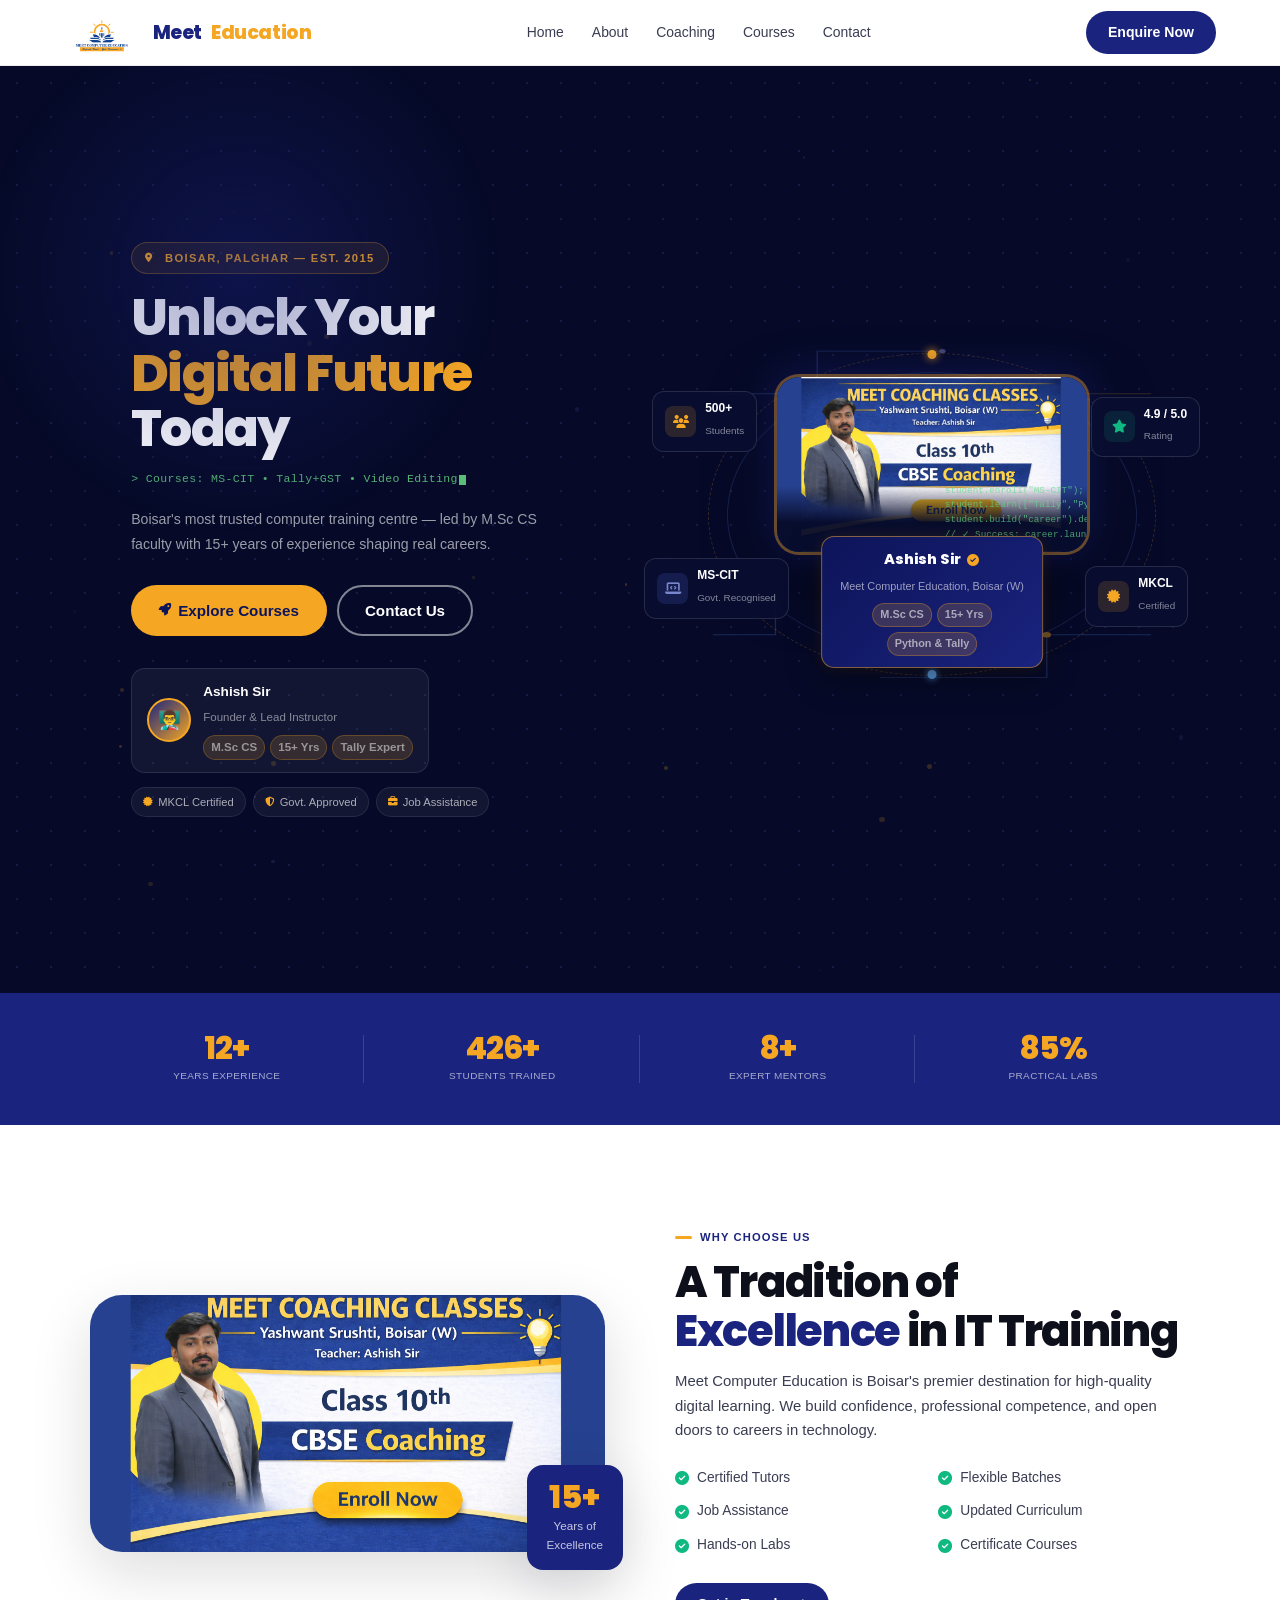
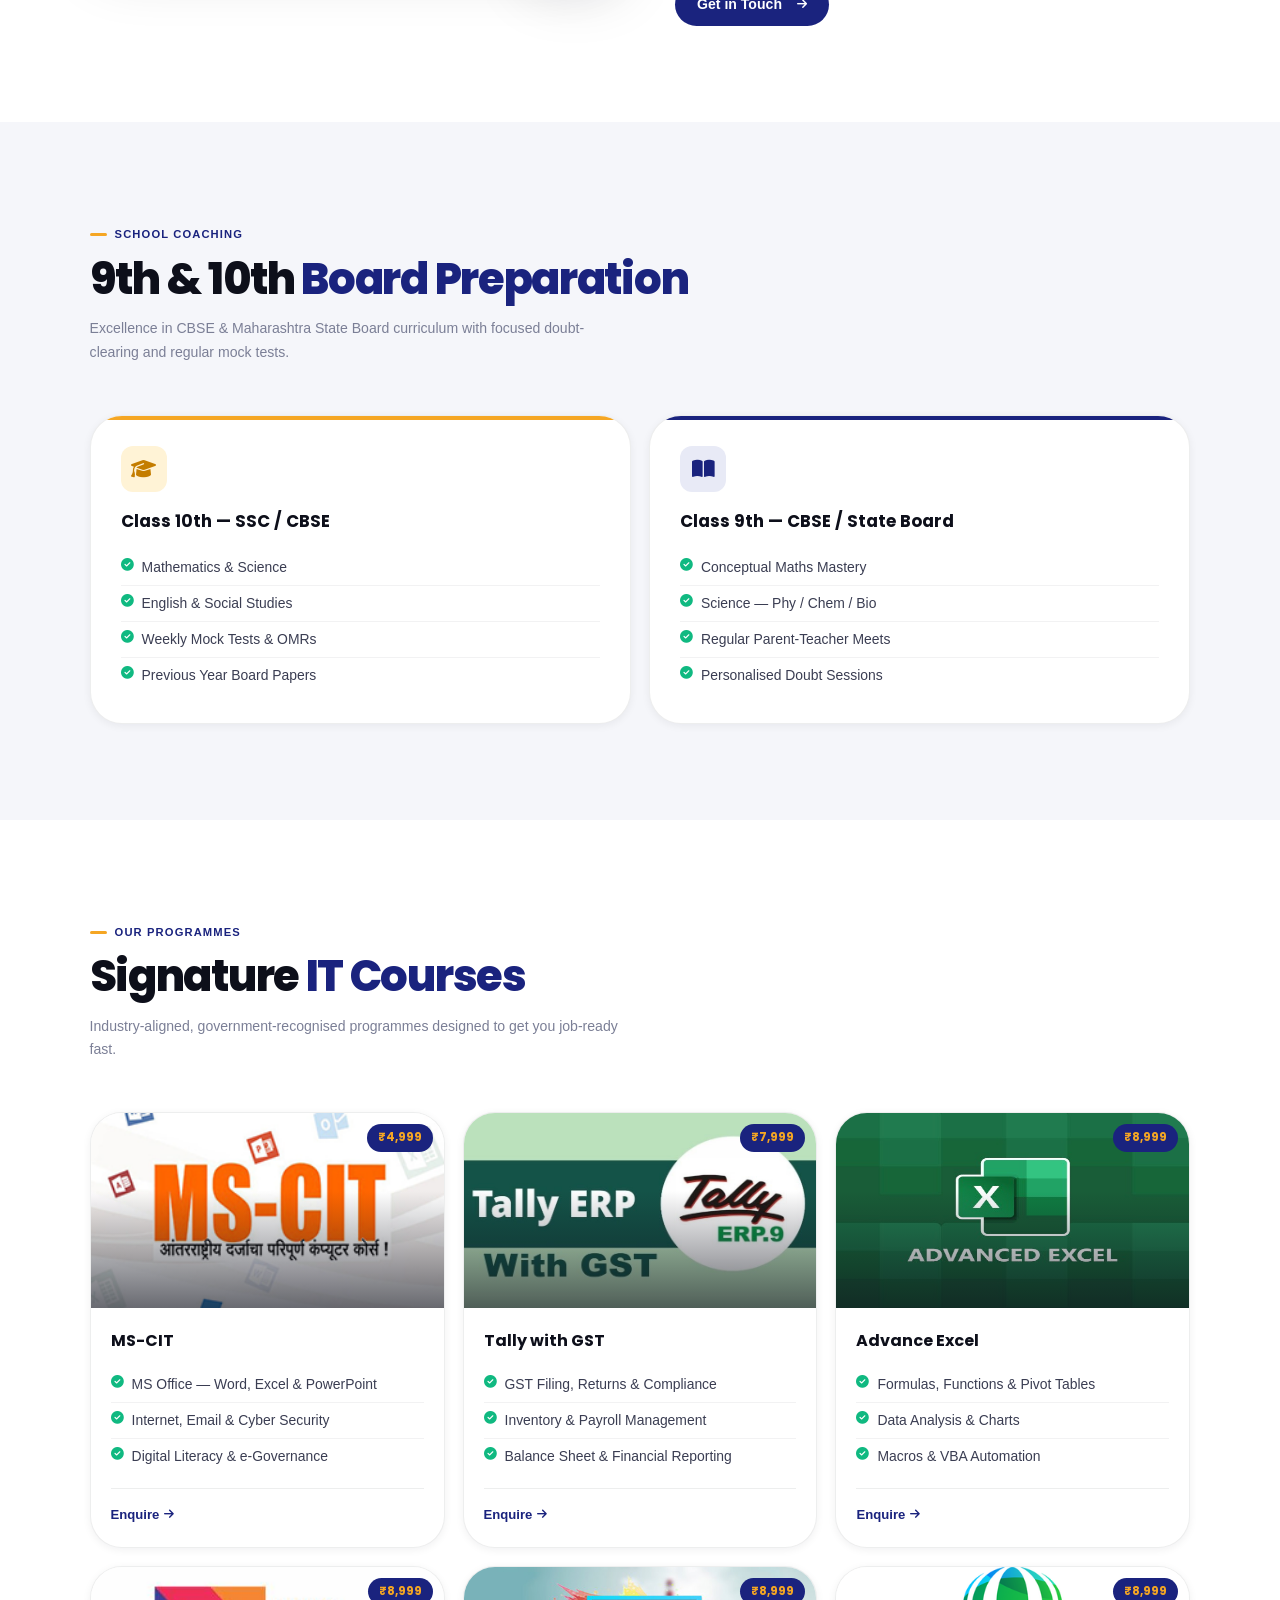
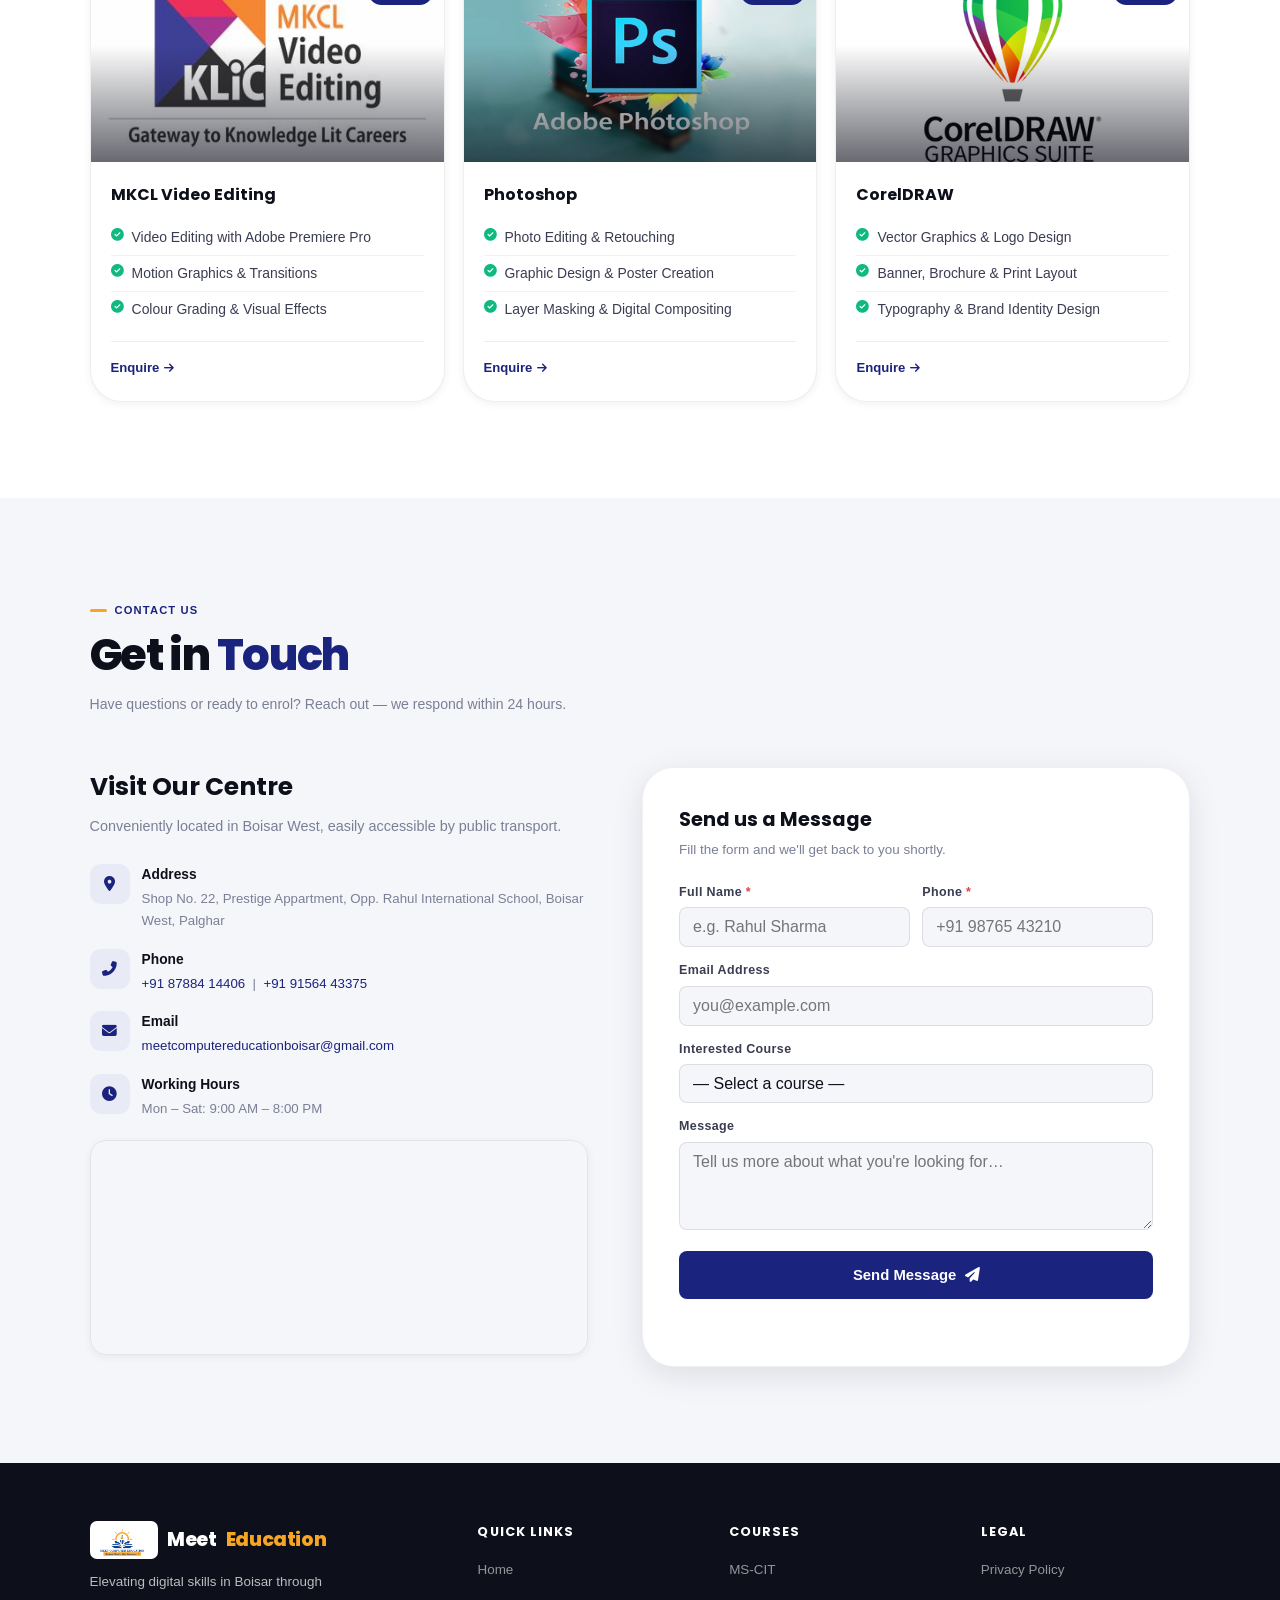
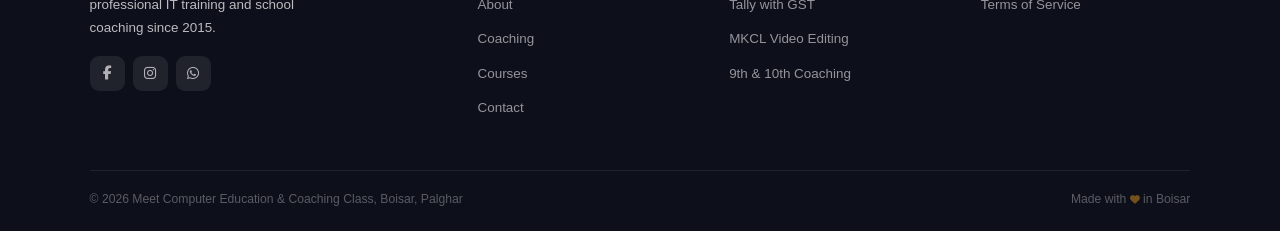
<file: index.html>
<!DOCTYPE html>
<html lang="en">
<head>
    <meta charset="UTF-8">
    <meta name="viewport" content="width=device-width, initial-scale=1.0, viewport-fit=cover">
    <title>Meet Computer Education | Premier IT Training in Boisar</title>
    <meta name="description" content="Boisar's premier computer education centre — MS-CIT, Tally with GST, Video Editing, and 9th/10th coaching. Enrol today!">
    <meta name="keywords" content="computer education Boisar, MS-CIT Boisar, Tally GST, coaching class, Meet Education">
    <meta property="og:title" content="Meet Computer Education | Boisar">
    <meta property="og:description" content="Premier IT training & school coaching in Boisar since 2015.">
    <meta property="og:type" content="website">
    <meta name="theme-color" content="#1a237e">
    <link rel="preconnect" href="https://fonts.googleapis.com">
    <link rel="preconnect" href="https://fonts.gstatic.com" crossorigin>
<link href="https://fonts.googleapis.com/css2?family=Poppins:ital,wght@0,100;0,200;0,300;0,400;0,500;0,600;0,700;0,800;0,900;1,100;1,200;1,300;1,400;1,500;1,600;1,700;1,800;1,900&display=swap" rel="stylesheet">    <link rel="stylesheet" href="https://cdnjs.cloudflare.com/ajax/libs/font-awesome/6.4.0/css/all.min.css">
    <link rel="stylesheet" href="css/style.css">
    </style>
</head>

<body>

    <!-- ================================================================
        HEADER
    ================================================================ -->
    <header class="header" id="header">
        <div class="logo">
            <img src="img/logo.png" alt="Meet Computer Education Logo">
            Meet <span class="acc">Education</span>
        </div>

        <nav class="nav-links" aria-label="Primary navigation">
            <a href="#">Home</a>
            <a href="#about">About</a>
            <a href="#coaching">Coaching</a>
            <a href="#courses">Courses</a>
            <a href="#contact">Contact</a>
        </nav>

        <a href="#contact" class="btn btn-primary" style="flex-shrink:0;">Enquire Now</a>

        <button class="hamburger" id="hamburger" aria-label="Toggle navigation" aria-expanded="false"
            aria-controls="mobile-nav">
            <span></span><span></span><span></span>
        </button>
    </header>

    <!-- Mobile Nav -->
    <nav class="mobile-nav" id="mobile-nav" aria-label="Mobile navigation">
        <a href="#" onclick="closeMobileNav()"><i class="fas fa-home"></i> Home</a>
        <a href="#about" onclick="closeMobileNav()"><i class="fas fa-info-circle"></i> About</a>
        <a href="#coaching" onclick="closeMobileNav()"><i class="fas fa-book-open"></i> Coaching</a>
        <a href="#courses" onclick="closeMobileNav()"><i class="fas fa-laptop"></i> Courses</a>
        <a href="#contact" onclick="closeMobileNav()"><i class="fas fa-envelope"></i> Contact</a>
        <a href="#contact" onclick="closeMobileNav()" class="mob-cta">
            <i class="fas fa-paper-plane"></i>&nbsp; Enquire Now — It's Free
        </a>
    </nav>

    <!-- ================================================================
        HERO
    ================================================================ -->
    <section class="hero" id="home" aria-label="Hero">

        <div class="hero-particles" aria-hidden="true" id="particles"></div>

        <!-- LEFT -->
        <div class="hero-left">
            <span class="hero-eyebrow">
                <i class="fas fa-map-marker-alt"></i>&nbsp;Boisar, Palghar &mdash; Est. 2015
            </span>

            <h1 class="hero-h1">
                Unlock Your<br>
                <em>Digital Future</em><br>
                Today
            </h1>

            <div class="hero-typing">
                &gt;&nbsp;Courses:&nbsp;MS-CIT &bull; Tally+GST &bull; Video&nbsp;Editing<span class="cursor"></span>
            </div>

            <p class="hero-sub">
                Boisar's most trusted computer training centre — led by M.Sc CS faculty with 15+ years of experience
                shaping real careers.
            </p>

            <div class="hero-actions">
                <a href="#courses" class="btn btn-gold">
                    <i class="fas fa-rocket" style="font-size:.78rem;"></i> Explore Courses
                </a>
                <a href="#contact" class="btn btn-outline">Contact Us</a>
            </div>

            <div class="hero-instr">
                <div class="instr-avatar">👨‍🏫</div>
                <div class="instr-info">
                    <strong>Ashish Sir</strong>
                    <span>Founder &amp; Lead Instructor</span>
                    <div class="instr-creds">
                        <span class="instr-pill">M.Sc CS</span>
                        <span class="instr-pill">15+ Yrs</span>
                        <span class="instr-pill">Tally Expert</span>
                    </div>
                </div>
            </div>

            <div class="trust-row">
                <div class="trust-pill"><i class="fas fa-certificate"></i> MKCL Certified</div>
                <div class="trust-pill"><i class="fas fa-shield-alt"></i> Govt. Approved</div>
                <div class="trust-pill"><i class="fas fa-briefcase"></i> Job Assistance</div>
            </div>
        </div>

        <!-- RIGHT -->
        <div class="hero-right">
            <div class="hero-canvas">
                <div class="ring-o" aria-hidden="true"></div>
                <div class="ring-i" aria-hidden="true"></div>

                <svg class="circuit-svg" viewBox="0 0 460 500" preserveAspectRatio="none" aria-hidden="true">
                    <path class="cp" d="M20,80 L120,80 L120,20 L240,20" />
                    <path class="cp" d="M440,420 L340,420 L340,480 L180,480" />
                    <path class="cp" d="M440,80 L360,80 L360,160 L440,160" />
                    <path class="cp" d="M20,420 L80,420 L80,360 L20,360" />
                    <circle class="cd" cx="120" cy="80" r="4" />
                    <circle class="cd" cx="240" cy="20" r="3" />
                    <circle class="cd" cx="340" cy="420" r="4" />
                    <circle class="cd" cx="360" cy="160" r="3" />
                </svg>

                <div class="photo-frame">
                    <img src="img/banner_main.jpg" alt="Ashish Sir — Founder, Meet Computer Education, Boisar"
                        loading="eager" fetchpriority="high">
                    <div class="code-strip" aria-hidden="true">
                        <div class="code-ticker">const student = new Future();
                            student.enroll("MS-CIT");
                            student.learn(["Tally","Python","WebDev"]);
                            student.build("career").deploy();
                            // ✓ Success: career.launched</div>
                    </div>
                </div>

                <div class="instr-badge">
                    <strong>Ashish Sir &nbsp;<i class="fas fa-check-circle"
                            style="color:var(--gold);font-size:.75rem;"></i></strong>
                    <span>Meet Computer Education, Boisar (W)</span>
                    <div class="ib-creds">
                        <span class="ib-cred">M.Sc CS</span>
                        <span class="ib-cred">15+ Yrs</span>
                        <span class="ib-cred">Python &amp; Tally</span>
                    </div>
                </div>

                <div class="sbadge sb-tl">
                    <div class="sbi" style="background:rgba(245,166,35,.15);color:var(--gold);"><i
                            class="fas fa-users"></i></div>
                    <div><strong>500+</strong><span>Students</span></div>
                </div>
                <div class="sbadge sb-tr">
                    <div class="sbi" style="background:rgba(16,185,129,.12);color:#10b981;"><i class="fas fa-star"></i>
                    </div>
                    <div><strong>4.9 / 5.0</strong><span>Rating</span></div>
                </div>
                <div class="sbadge sb-bl">
                    <div class="sbi" style="background:rgba(100,120,255,.15);color:#7986cb;"><i
                            class="fas fa-laptop-code"></i></div>
                    <div><strong>MS-CIT</strong><span>Govt. Recognised</span></div>
                </div>
                <div class="sbadge sb-br">
                    <div class="sbi" style="background:rgba(245,166,35,.15);color:var(--gold);"><i
                            class="fas fa-certificate"></i></div>
                    <div><strong>MKCL</strong><span>Certified</span></div>
                </div>
            </div>
        </div>

    </section>

    <!-- ================================================================
        STATS STRIP
    ================================================================ -->
    <div class="stats-strip" role="region" aria-label="Key statistics">
        <div class="stat-item">
            <div class="stat-number">15+</div>
            <div class="stat-label">Years Experience</div>
        </div>
        <div class="stat-item">
            <div class="stat-number">500+</div>
            <div class="stat-label">Students Trained</div>
        </div>
        <div class="stat-item">
            <div class="stat-number">10+</div>
            <div class="stat-label">Expert Mentors</div>
        </div>
        <div class="stat-item">
            <div class="stat-number">100%</div>
            <div class="stat-label">Practical Labs</div>
        </div>
    </div>

    <!-- ================================================================
        ABOUT
    ================================================================ -->
    <section id="about" class="bg-white" aria-labelledby="about-h">
        <div class="about-grid">
            <div class="about-img-wrap">
                <img src="img/banner_main.jpg" alt="Students at Meet Computer Education, Boisar">
                <div class="about-badge">
                    <strong>15+</strong>
                    <span>Years of<br>Excellence</span>
                </div>
            </div>
            <div class="about-body">
                <span class="sec-lbl">Why Choose Us</span>
                <h2 class="sec-title" id="about-h">A Tradition of<br><em>Excellence</em> in IT Training</h2>
                <p>Meet Computer Education is Boisar's premier destination for high-quality digital learning. We build
                    confidence, professional competence, and open doors to careers in technology.</p>
                <div class="feat-grid">
                    <div class="feat-item"><i class="fas fa-check-circle"></i> Certified Tutors</div>
                    <div class="feat-item"><i class="fas fa-check-circle"></i> Flexible Batches</div>
                    <div class="feat-item"><i class="fas fa-check-circle"></i> Job Assistance</div>
                    <div class="feat-item"><i class="fas fa-check-circle"></i> Updated Curriculum</div>
                    <div class="feat-item"><i class="fas fa-check-circle"></i> Hands-on Labs</div>
                    <div class="feat-item"><i class="fas fa-check-circle"></i> Certificate Courses</div>
                </div>
                <a href="#contact" class="btn btn-primary">
                    Get in Touch &nbsp;<i class="fas fa-arrow-right" style="font-size:.72rem;"></i>
                </a>
            </div>
        </div>
    </section>

    <!-- ================================================================
        COACHING
    ================================================================ -->
    <section id="coaching" class="bg-surface" aria-labelledby="coaching-h">
        <span class="sec-lbl">School Coaching</span>
        <h2 class="sec-title" id="coaching-h">9th &amp; 10th <em>Board Preparation</em></h2>
        <p class="sec-sub">Excellence in CBSE &amp; Maharashtra State Board curriculum with focused doubt-clearing and
            regular mock tests.</p>

        <div class="coaching-grid">
            <article class="coaching-card gold">
                <div class="coaching-icon gold"><i class="fas fa-graduation-cap"></i></div>
                <h3>Class 10th — SSC / CBSE</h3>
                <ul class="check-list">
                    <li><i class="fas fa-check-circle"></i> Mathematics &amp; Science</li>
                    <li><i class="fas fa-check-circle"></i> English &amp; Social Studies</li>
                    <li><i class="fas fa-check-circle"></i> Weekly Mock Tests &amp; OMRs</li>
                    <li><i class="fas fa-check-circle"></i> Previous Year Board Papers</li>
                </ul>
            </article>
            <article class="coaching-card navy">
                <div class="coaching-icon navy"><i class="fas fa-book-open"></i></div>
                <h3>Class 9th — CBSE / State Board</h3>
                <ul class="check-list">
                    <li><i class="fas fa-check-circle"></i> Conceptual Maths Mastery</li>
                    <li><i class="fas fa-check-circle"></i> Science — Phy / Chem / Bio</li>
                    <li><i class="fas fa-check-circle"></i> Regular Parent-Teacher Meets</li>
                    <li><i class="fas fa-check-circle"></i> Personalised Doubt Sessions</li>
                </ul>
            </article>
        </div>
    </section>

    <!-- ================================================================
    COURSES
================================================================ -->
    <section id="courses" class="bg-white" aria-labelledby="courses-h">
        <span class="sec-lbl">Our Programmes</span>
        <h2 class="sec-title" id="courses-h">Signature <em>IT Courses</em></h2>
        <p class="sec-sub">Industry-aligned, government-recognised programmes designed to get you job-ready fast.</p>

        <div class="courses-grid" id="courses-grid">

            <!-- 1. MS-CIT — govt flagship, highest enrolment -->
            <article class="course-card">
                <div class="course-thumb">
                    <span class="price-pill">₹4,999</span>
                    <img src="img/course/ms-cit.png" alt="MS-CIT course" loading="lazy">
                    <div class="course-thumb-overlay" aria-hidden="true"></div>
                </div>
                <div class="course-body">
                    <h3>MS-CIT</h3>
                    <ul class="check-list">
                        <li><i class="fas fa-check-circle"></i> MS Office — Word, Excel &amp; PowerPoint</li>
                        <li><i class="fas fa-check-circle"></i> Internet, Email &amp; Cyber Security</li>
                        <li><i class="fas fa-check-circle"></i> Digital Literacy &amp; e-Governance</li>
                    </ul>
                    <div class="course-cta"><a href="#contact">Enquire <i class="fas fa-arrow-right"></i></a></div>
                </div>
            </article>

            <!-- 2. Tally with GST — highest job demand -->
            <article class="course-card">
                <div class="course-thumb">
                    <span class="price-pill">₹7,999</span>
                    <img src="img/course/tally-with-gst.jpg" alt="Tally with GST course" loading="lazy">
                    <div class="course-thumb-overlay" aria-hidden="true"></div>
                </div>
                <div class="course-body">
                    <h3>Tally with GST</h3>
                    <ul class="check-list">
                        <li><i class="fas fa-check-circle"></i> GST Filing, Returns &amp; Compliance</li>
                        <li><i class="fas fa-check-circle"></i> Inventory &amp; Payroll Management</li>
                        <li><i class="fas fa-check-circle"></i> Balance Sheet &amp; Financial Reporting</li>
                    </ul>
                    <div class="course-cta"><a href="#contact">Enquire <i class="fas fa-arrow-right"></i></a></div>
                </div>
            </article>

            <!-- 3. Advance Excel — widely used in offices -->
            <article class="course-card">
                <div class="course-thumb">
                    <span class="price-pill">₹8,999</span>
                    <img src="img/course/adv-excel.jpg" alt="Advance Excel course" loading="lazy">
                    <div class="course-thumb-overlay" aria-hidden="true"></div>
                </div>
                <div class="course-body">
                    <h3>Advance Excel</h3>
                    <ul class="check-list">
                        <li><i class="fas fa-check-circle"></i> Formulas, Functions &amp; Pivot Tables</li>
                        <li><i class="fas fa-check-circle"></i> Data Analysis &amp; Charts</li>
                        <li><i class="fas fa-check-circle"></i> Macros &amp; VBA Automation</li>
                    </ul>
                    <div class="course-cta"><a href="#contact">Enquire <i class="fas fa-arrow-right"></i></a></div>
                </div>
            </article>

            <!-- 4. MKCL Video Editing — MKCL certified -->
            <article class="course-card">
                <div class="course-thumb">
                    <span class="price-pill">₹8,999</span>
                    <img src="img/course/mkcl-video-edit.jpg" alt="MKCL Video Editing course" loading="lazy">
                    <div class="course-thumb-overlay" aria-hidden="true"></div>
                </div>
                <div class="course-body">
                    <h3>MKCL Video Editing</h3>
                    <ul class="check-list">
                        <li><i class="fas fa-check-circle"></i> Video Editing with Adobe Premiere Pro</li>
                        <li><i class="fas fa-check-circle"></i> Motion Graphics &amp; Transitions</li>
                        <li><i class="fas fa-check-circle"></i> Colour Grading &amp; Visual Effects</li>
                    </ul>
                    <div class="course-cta"><a href="#contact">Enquire <i class="fas fa-arrow-right"></i></a></div>
                </div>
            </article>

            <!-- 5. Photoshop — creative/design -->
            <article class="course-card">
                <div class="course-thumb">
                    <span class="price-pill">₹8,999</span>
                    <img src="img/course/photoshop.jpg" alt="Photoshop course" loading="lazy">
                    <div class="course-thumb-overlay" aria-hidden="true"></div>
                </div>
                <div class="course-body">
                    <h3>Photoshop</h3>
                    <ul class="check-list">
                        <li><i class="fas fa-check-circle"></i> Photo Editing &amp; Retouching</li>
                        <li><i class="fas fa-check-circle"></i> Graphic Design &amp; Poster Creation</li>
                        <li><i class="fas fa-check-circle"></i> Layer Masking &amp; Digital Compositing</li>
                    </ul>
                    <div class="course-cta"><a href="#contact">Enquire <i class="fas fa-arrow-right"></i></a></div>
                </div>
            </article>

            <!-- 6. CorelDRAW — vector/print design -->
            <article class="course-card">
                <div class="course-thumb">
                    <span class="price-pill">₹8,999</span>
                    <img src="img/course/core-i-draw.webp" alt="CorelDRAW course" loading="lazy">
                    <div class="course-thumb-overlay" aria-hidden="true"></div>
                </div>
                <div class="course-body">
                    <h3>CorelDRAW</h3>
                    <ul class="check-list">
                        <li><i class="fas fa-check-circle"></i> Vector Graphics &amp; Logo Design</li>
                        <li><i class="fas fa-check-circle"></i> Banner, Brochure &amp; Print Layout</li>
                        <li><i class="fas fa-check-circle"></i> Typography &amp; Brand Identity Design</li>
                    </ul>
                    <div class="course-cta"><a href="#contact">Enquire <i class="fas fa-arrow-right"></i></a></div>
                </div>
            </article>

        </div>
    </section>

    <!-- ================================================================
        CONTACT
    ================================================================ -->
    <section id="contact" class="bg-surface" aria-labelledby="contact-h">
        <span class="sec-lbl">Contact Us</span>
        <h2 class="sec-title" id="contact-h">Get in <em>Touch</em></h2>
        <p class="sec-sub">Have questions or ready to enrol? Reach out — we respond within 24 hours.</p>

        <div class="contact-grid">
            <!-- info -->
            <div>
                <h3 class="ci-title">Visit Our Centre</h3>
                <p class="ci-sub">Conveniently located in Boisar West, easily accessible by public transport.</p>

                <div class="c-detail">
                    <div class="c-detail-icon"><i class="fas fa-map-marker-alt"></i></div>
                    <div class="c-detail-body">
                        <p>Address</p>
                        <p>Shop No. 22, Prestige Appartment, Opp. Rahul International School, Boisar West, Palghar</p>
                    </div>
                </div>
                <div class="c-detail">
                    <div class="c-detail-icon"><i class="fas fa-phone-alt"></i></div>
                    <div class="c-detail-body">
                        <p>Phone</p>
                        <p>
                            <a href="tel:+918788414406" style="color:var(--navy);font-weight:500;">+91 87884 14406</a>
                            &nbsp;|&nbsp;
                            <a href="tel:+919156443375" style="color:var(--navy);font-weight:500;">+91 91564 43375</a>
                        </p>
                    </div>
                </div>
                <div class="c-detail">
                    <div class="c-detail-icon"><i class="fas fa-envelope"></i></div>
                    <div class="c-detail-body">
                        <p>Email</p>
                        <p><a href="mailto:meetcomputereducationboisar@gmail.com"
                                style="color:var(--navy);font-weight:500;word-break:break-all;">meetcomputereducationboisar@gmail.com</a>
                        </p>
                    </div>
                </div>
                <div class="c-detail">
                    <div class="c-detail-icon"><i class="fas fa-clock"></i></div>
                    <div class="c-detail-body">
                        <p>Working Hours</p>
                        <p>Mon – Sat: 9:00 AM – 8:00 PM</p>
                    </div>
                </div>

                <div class="map-wrap">
                    <iframe
                        src="https://www.google.com/maps/embed?pb=!1m18!1m12!1m3!1d3754.112552447248!2d72.75567687400618!3d19.79282468156503!2m3!1f0!2f0!3f0!3m2!1i1024!2i768!4f13.1!3m3!1m2!1s0x3be71f3d8b840683%3A0xfa3f508e5ec12b51!2sMEET%20COMPUTER%20EDUCATION%20AND%20COACHING%20CLASS!5e0!3m2!1sen!2sin!4v1772893774596!5m2!1sen!2sin"
                        title="Meet Computer Education on Google Maps" allowfullscreen loading="lazy"
                        referrerpolicy="no-referrer-when-downgrade">
                    </iframe>
                </div>
            </div>

            <!-- form -->
            <div class="form-card">
                <h3 class="form-title">Send us a Message</h3>
                <p class="form-sub">Fill the form and we'll get back to you shortly.</p>

                <form id="contact-form" novalidate>
                    <input type="hidden" name="access_key" value="e6ff447a-503f-4a09-a11a-681c2340bb71">

                    <div class="form-row">
                        <div class="fg">
                            <label for="f-name">Full Name <span style="color:#e53e3e">*</span></label>
                            <input type="text" id="f-name" name="name" placeholder="e.g. Rahul Sharma" required
                                autocomplete="name">
                        </div>
                        <div class="fg">
                            <label for="f-phone">Phone <span style="color:#e53e3e">*</span></label>
                            <input type="tel" id="f-phone" name="phone" placeholder="+91 98765 43210" required
                                autocomplete="tel">
                        </div>
                    </div>

                    <div class="fg">
                        <label for="f-email">Email Address</label>
                        <input type="email" id="f-email" name="email" placeholder="you@example.com"
                            autocomplete="email">
                    </div>
                    <div class="fg">
                        <label for="f-course">Interested Course</label>
                        <select id="f-course" name="course">
                            <option value="">— Select a course —</option>
                            <option>MS-CIT</option>
                            <option>Tally with GST</option>
                            <option>Advance Excel</option>
                            <option>MKCL Video Editing</option>
                            <option>Photoshop</option>
                            <option>CorelDRAW</option>
                            <option>Class 9th Coaching</option>
                            <option>Class 10th Coaching</option>
                            <option>Other</option>
                        </select>
                    </div>
                    <div class="fg">
                        <label for="f-msg">Message</label>
                        <textarea id="f-msg" name="message"
                            placeholder="Tell us more about what you're looking for…"></textarea>
                    </div>

                    <button type="submit" class="btn-submit" id="submit-btn">
                        Send Message &nbsp;<i class="fas fa-paper-plane"></i>
                    </button>
                    <div id="form-result" role="alert" aria-live="polite"></div>
                </form>
            </div>
        </div>
    </section>

    <!-- ================================================================
        FOOTER
    ================================================================ -->
    <footer>
        <div class="footer-top">
            <div class="footer-brand">
                <div class="logo" style="margin-bottom:12px;">
                    <img src="img/logo.png" alt="Meet Education logo" style="height:38px;">
                    Meet <span class="acc">Education</span>
                </div>
                <p>Elevating digital skills in Boisar through professional IT training and school coaching since 2015.
                </p>
                <div class="social-links">
                    <a href="#" aria-label="Facebook"><i class="fab fa-facebook-f"></i></a>
                    <a href="#" aria-label="Instagram"><i class="fab fa-instagram"></i></a>
                    <a href="https://wa.me/918788414406" aria-label="WhatsApp" target="_blank"
                        rel="noopener noreferrer"><i class="fab fa-whatsapp"></i></a>
                </div>
            </div>
            <div class="footer-col">
                <h4>Quick Links</h4>
                <ul>
                    <li><a href="#">Home</a></li>
                    <li><a href="#about">About</a></li>
                    <li><a href="#coaching">Coaching</a></li>
                    <li><a href="#courses">Courses</a></li>
                    <li><a href="#contact">Contact</a></li>
                </ul>
            </div>
            <div class="footer-col">
                <h4>Courses</h4>
                <ul>
                    <li><a href="#courses">MS-CIT</a></li>
                    <li><a href="#courses">Tally with GST</a></li>
                    <li><a href="#courses">MKCL Video Editing</a></li>
                    <li><a href="#coaching">9th &amp; 10th Coaching</a></li>
                </ul>
            </div>
            <div class="footer-col">
                <h4>Legal</h4>
                <ul>
                    <li><a href="page/privacy-policy/">Privacy Policy</a></li>
                    <li><a href="page/terms-of-service/">Terms of Service</a></li>
                </ul>
            </div>
        </div>
        <hr class="foot-divider">
        <div class="footer-bottom">
            <span>© 2026 Meet Computer Education &amp; Coaching Class, Boisar, Palghar</span>
            <span>Made with <i class="fas fa-heart" style="color:var(--gold);font-size:.62rem;"></i> in Boisar</span>
        </div>
    </footer>

    <button class="scroll-top" id="scroll-top" aria-label="Scroll to top of page">
        <i class="fas fa-arrow-up"></i>
    </button>
    <script src="js/main.js"></script>
</body>


</html>
</file>
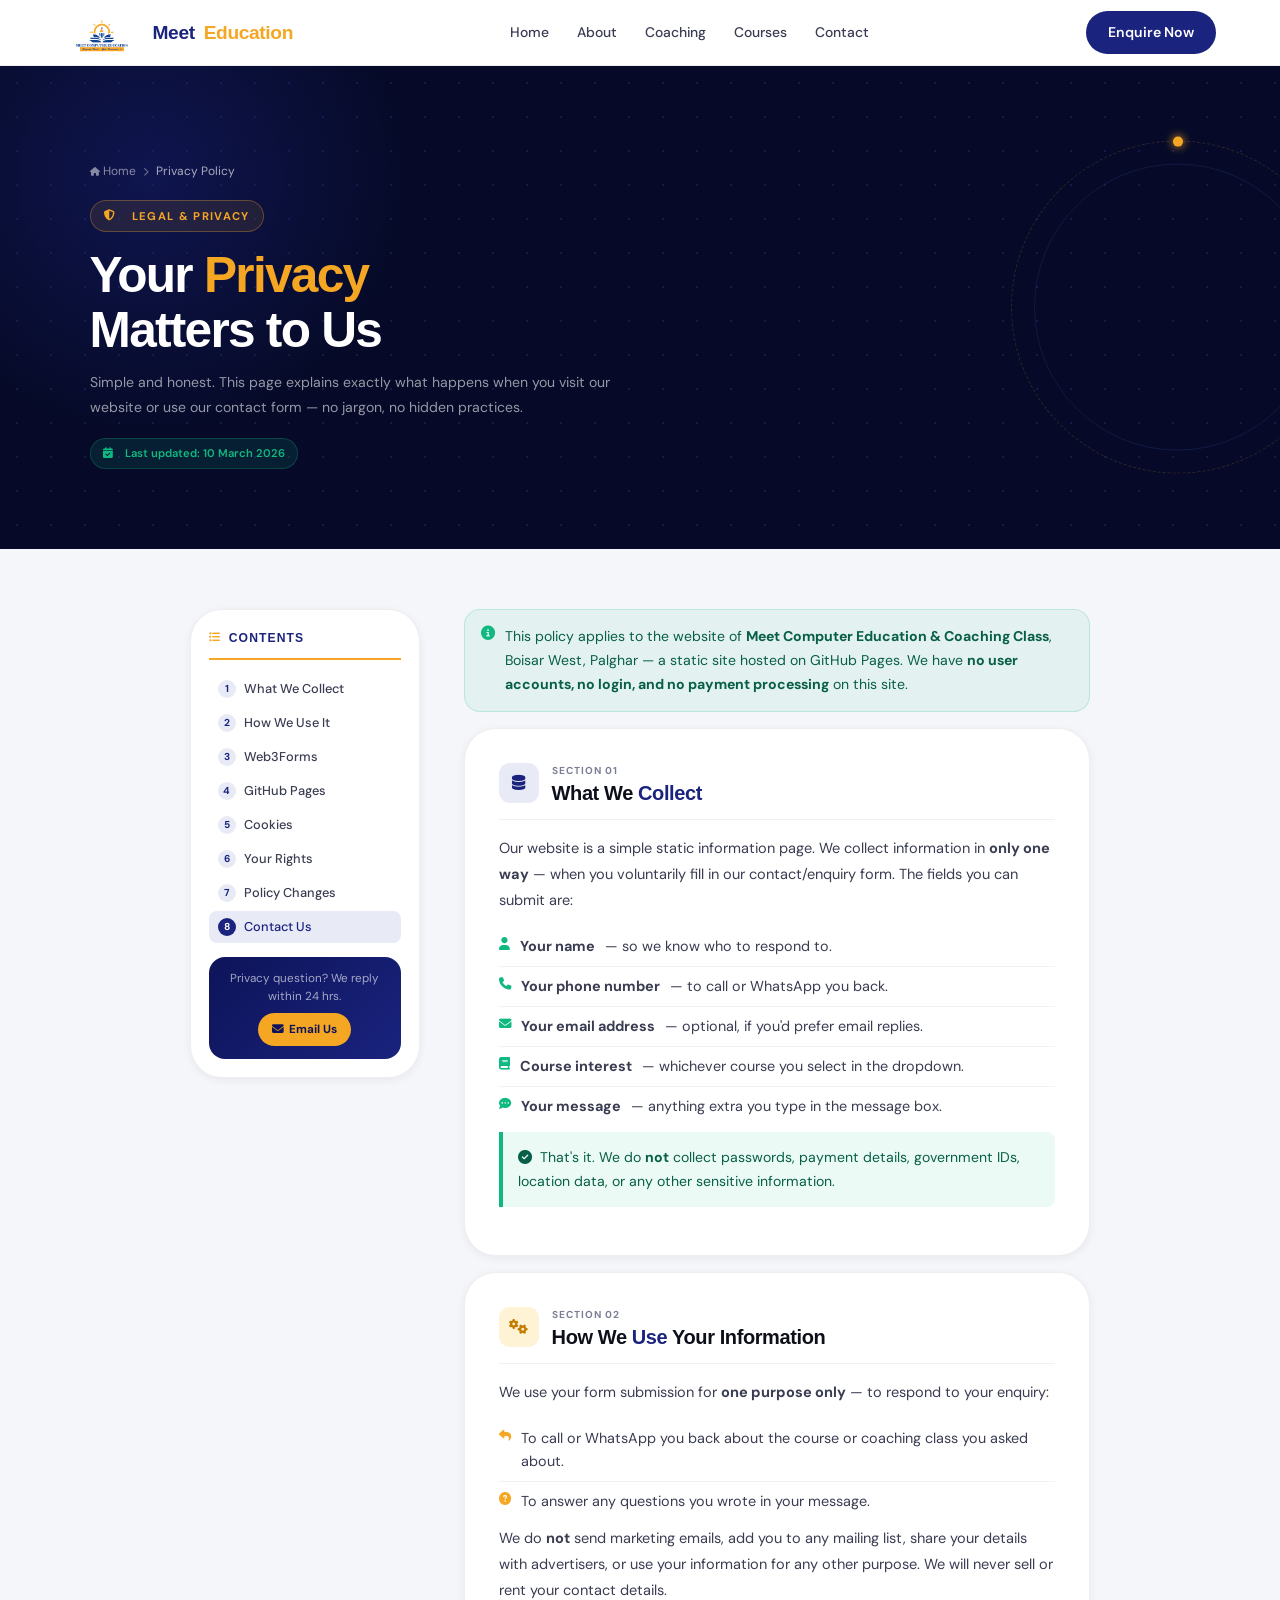
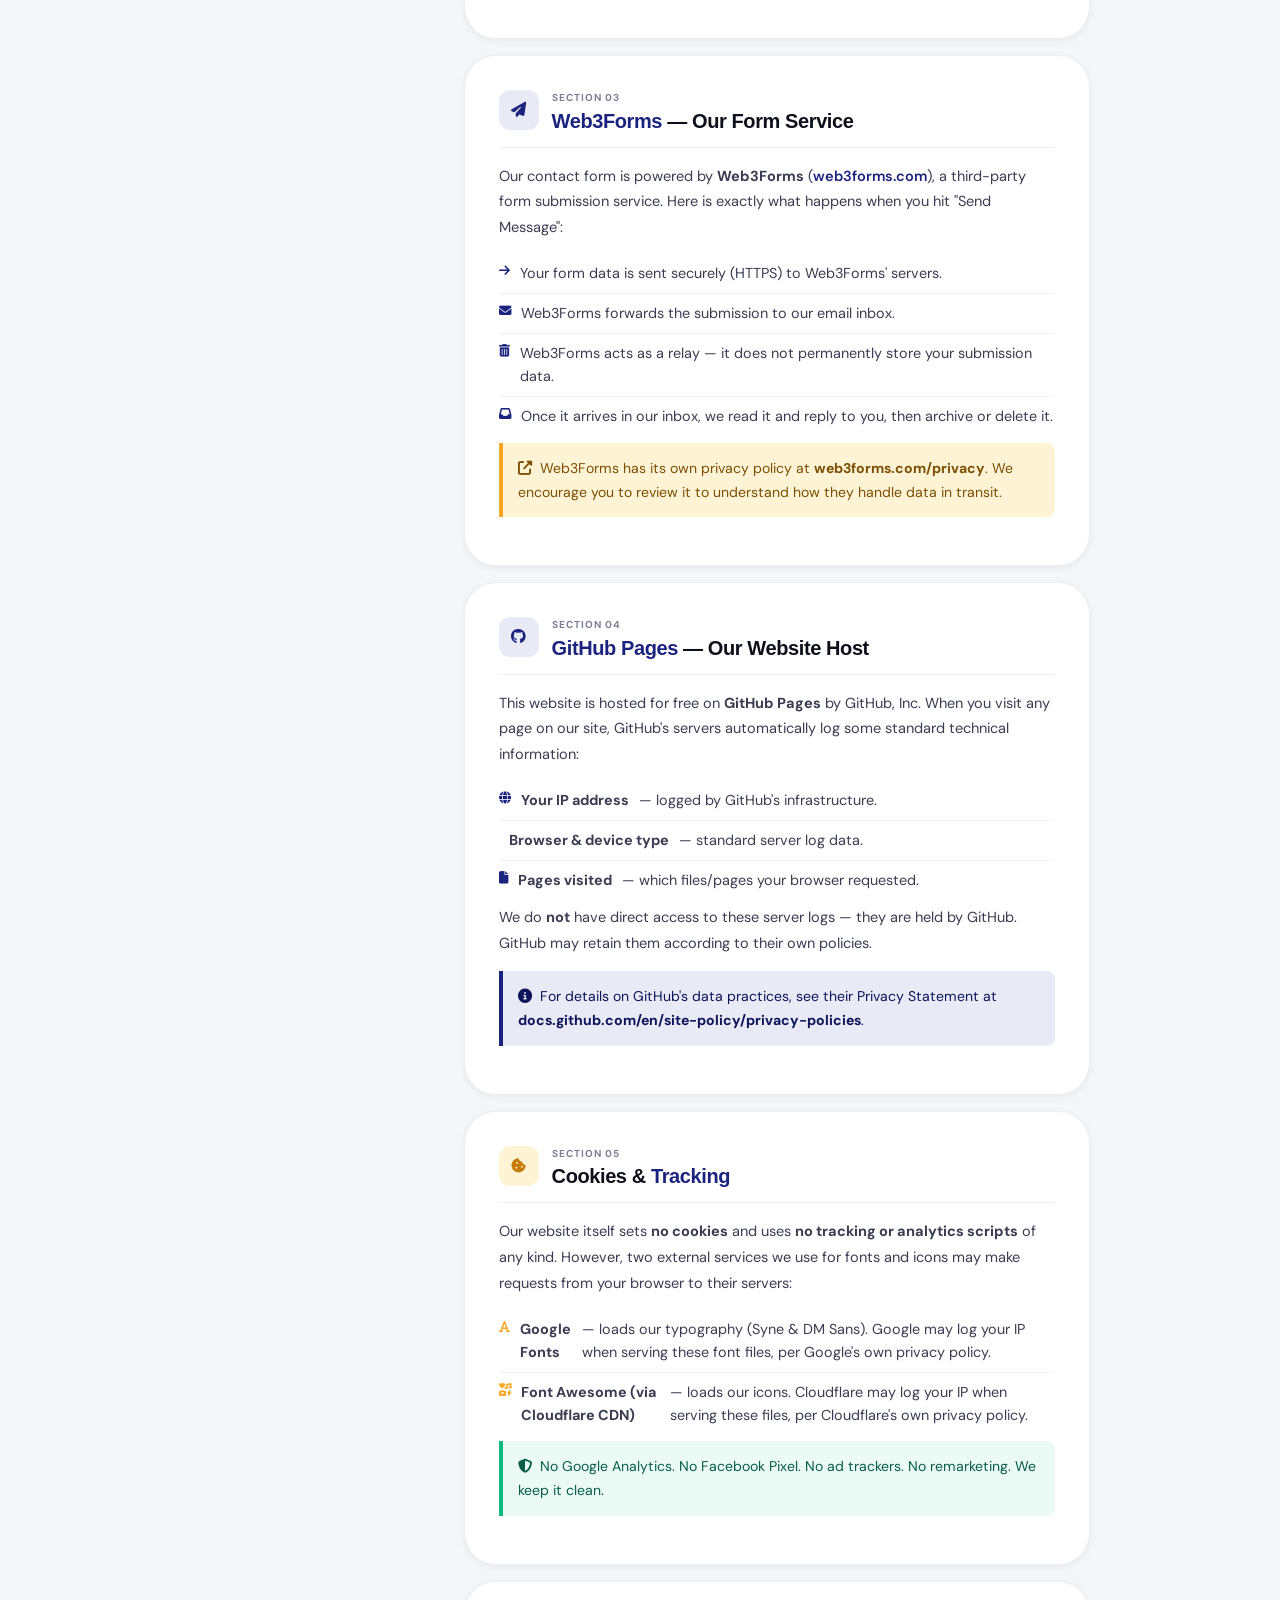
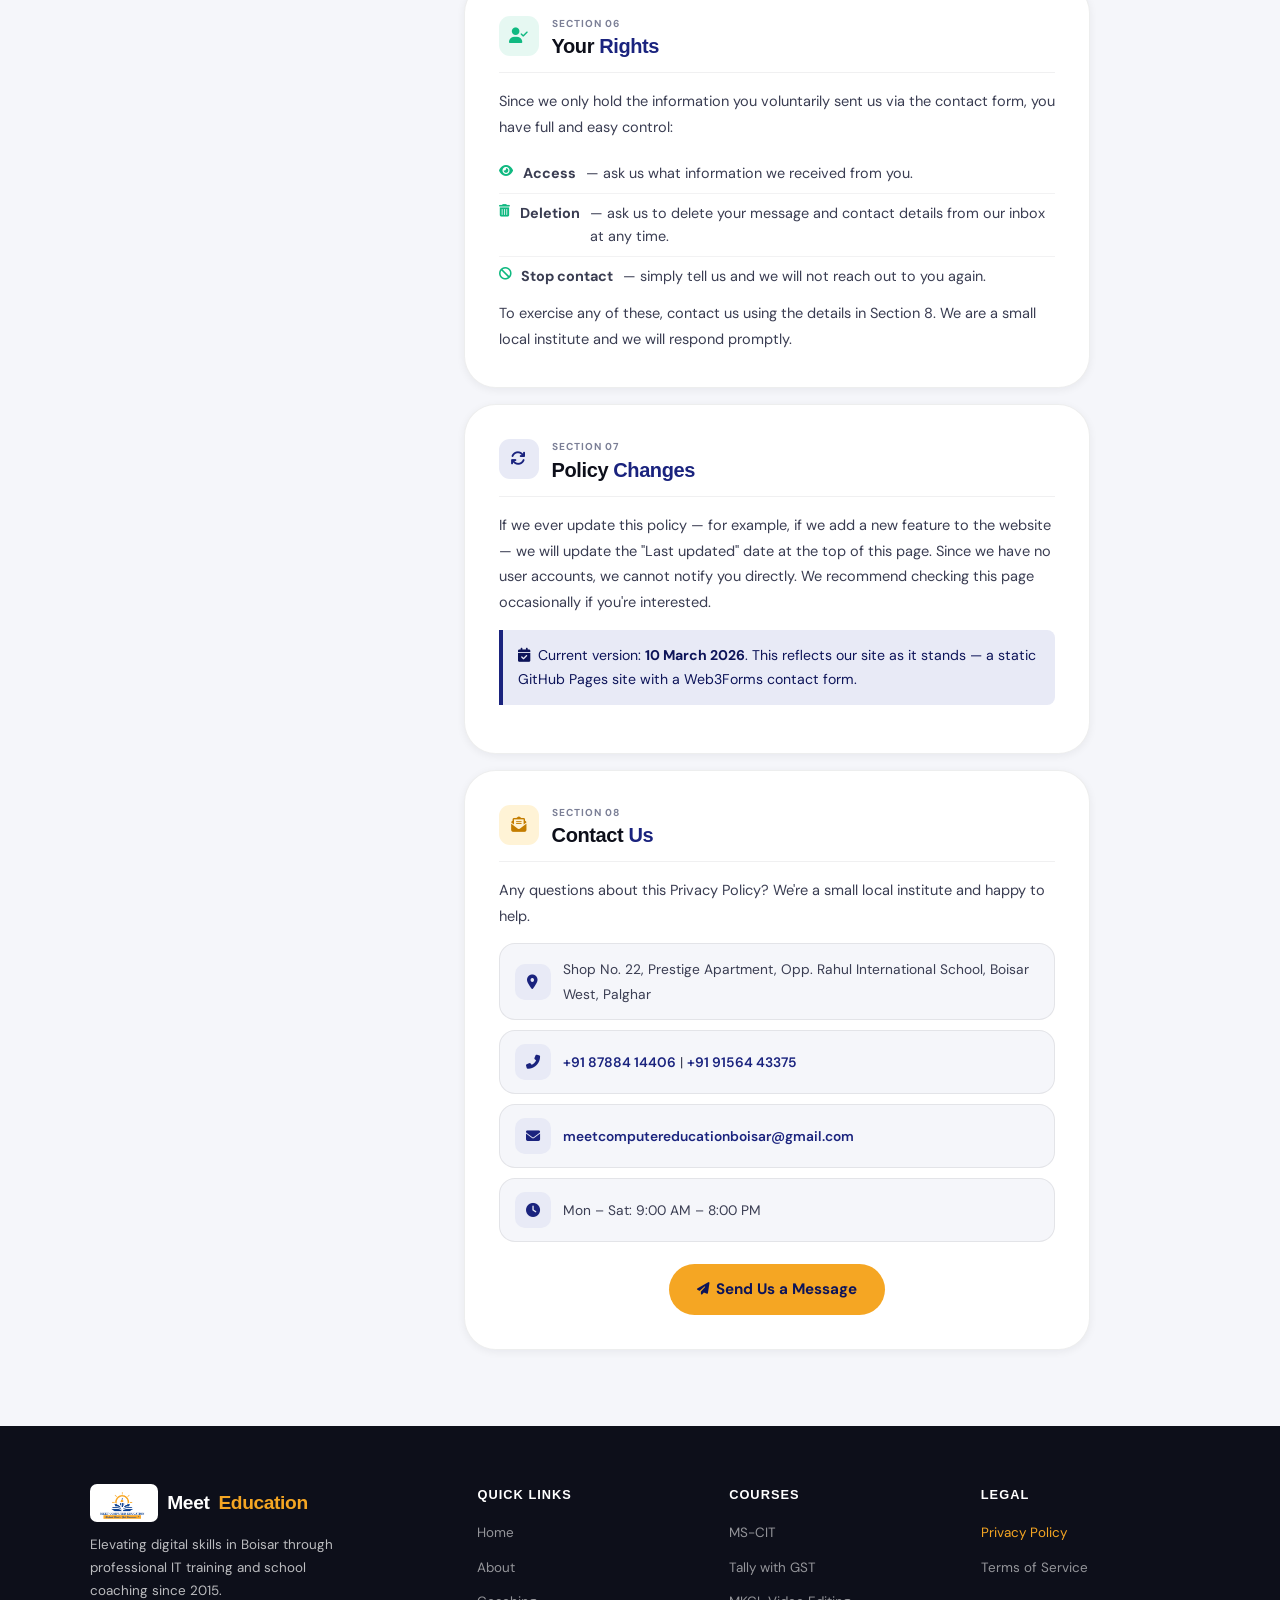
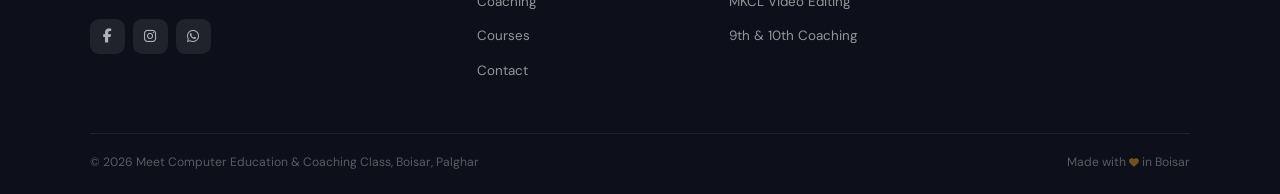
<file: page/privacy-policy/index.html>
<!DOCTYPE html>
<html lang="en">
<head>
    <meta charset="UTF-8">
    <meta name="viewport" content="width=device-width, initial-scale=1.0, viewport-fit=cover">
    <title>Privacy Policy | Meet Computer Education</title>
    <meta name="description" content="Privacy Policy for Meet Computer Education, Boisar — how we handle your information on our website.">
    <meta name="theme-color" content="#1a237e">
    <link rel="preconnect" href="https://fonts.googleapis.com">
    <link rel="preconnect" href="https://fonts.gstatic.com" crossorigin>
    <link rel="stylesheet" href="../../css/privacy.css">
    <link href="https://fonts.googleapis.com/css2?family=Syne:wght@400;600;700;800&family=DM+Sans:ital,opsz,wght@0,9..40,300;0,9..40,400;0,9..40,500;0,9..40,600;1,9..40,400&display=swap" rel="stylesheet">
    <link rel="stylesheet" href="https://cdnjs.cloudflare.com/ajax/libs/font-awesome/6.4.0/css/all.min.css">
</head>
<body>
    <!-- ================================================================
        HEADER
    ================================================================ -->
    <header class="header" id="header">
        <a href="../../" class="logo">
            <img src="../../img/logo.png" alt="Meet Computer Education Logo">
            Meet <span class="acc">Education</span>
        </a>
        <nav class="nav-links" aria-label="Primary navigation">
            <a href="../../">Home</a>
            <a href="../../#about">About</a>
            <a href="../../#coaching">Coaching</a>
            <a href="../../#courses">Courses</a>
            <a href="../../#contact">Contact</a>
        </nav>
        <a href="../../#contact" class="btn btn-primary" style="flex-shrink:0;">Enquire Now</a>
        <button class="hamburger" id="hamburger" aria-label="Toggle navigation" aria-expanded="false" aria-controls="mobile-nav">
            <span></span><span></span><span></span>
        </button>
    </header>
    <nav class="mobile-nav" id="mobile-nav" aria-label="Mobile navigation">
        <a href="../../"          onclick="closeMobileNav()"><i class="fas fa-home"></i> Home</a>
        <a href="../../#about"    onclick="closeMobileNav()"><i class="fas fa-info-circle"></i> About</a>
        <a href="../../#coaching" onclick="closeMobileNav()"><i class="fas fa-book-open"></i> Coaching</a>
        <a href="../../#courses"  onclick="closeMobileNav()"><i class="fas fa-laptop"></i> Courses</a>
        <a href="../../#contact"  onclick="closeMobileNav()"><i class="fas fa-envelope"></i> Contact</a>
        <a href="../../#contact"  onclick="closeMobileNav()" class="mob-cta">
            <i class="fas fa-paper-plane"></i>&nbsp; Enquire Now — It's Free
        </a>
    </nav>

    <!-- ================================================================
        PAGE HERO
    ================================================================ -->
    <div class="page-hero" aria-label="Privacy Policy hero">
        <div class="hero-ring" aria-hidden="true"></div>
        <div class="page-hero-inner">
            <nav class="breadcrumb" aria-label="Breadcrumb">
                <a href="../../"><i class="fas fa-home"></i> Home</a>
                <i class="fas fa-chevron-right" aria-hidden="true"></i>
                <span>Privacy Policy</span>
            </nav>
            <span class="hero-eyebrow">
                <i class="fas fa-shield-alt"></i>&nbsp; Legal &amp; Privacy
            </span>
            <h1>Your <em>Privacy</em><br>Matters to Us</h1>
            <p>Simple and honest. This page explains exactly what happens when you visit our website or use our contact form — no jargon, no hidden practices.</p>
            <div class="updated-pill">
                <i class="fas fa-calendar-check"></i>&nbsp; Last updated: 10 March 2026
            </div>
        </div>
    </div>

    <!-- ================================================================
        POLICY LAYOUT
    ================================================================ -->
    <div class="policy-layout">
        <!-- DESKTOP SIDEBAR -->
        <aside class="toc" aria-label="Table of contents">
            <div class="toc-title"><i class="fas fa-list-ul"></i> Contents</div>
            <ul>
                <li><a href="#what-we-collect" class="toc-link"><span class="toc-num">1</span> What We Collect</a></li>
                <li><a href="#how-we-use"      class="toc-link"><span class="toc-num">2</span> How We Use It</a></li>
                <li><a href="#web3forms"        class="toc-link"><span class="toc-num">3</span> Web3Forms</a></li>
                <li><a href="#github-pages"     class="toc-link"><span class="toc-num">4</span> GitHub Pages</a></li>
                <li><a href="#cookies"          class="toc-link"><span class="toc-num">5</span> Cookies</a></li>
                <li><a href="#your-rights"      class="toc-link"><span class="toc-num">6</span> Your Rights</a></li>
                <li><a href="#policy-changes"   class="toc-link"><span class="toc-num">7</span> Policy Changes</a></li>
                <li><a href="#contact-us"       class="toc-link"><span class="toc-num">8</span> Contact Us</a></li>
            </ul>
            <div class="toc-cta">
                <p>Privacy question? We reply within 24 hrs.</p>
                <a href="mailto:meetcomputereducationboisar@gmail.com">
                    <i class="fas fa-envelope"></i> Email Us
                </a>
            </div>
        </aside>
        <!-- MAIN CONTENT -->
        <main class="policy-content" aria-label="Privacy Policy content">
            <!-- MOBILE TOC ACCORDION -->
            <button class="toc-mobile-toggle" id="toc-toggle" aria-expanded="false" aria-controls="toc-panel">
                <span><i class="fas fa-list-ul" style="margin-right:8px;color:var(--navy);"></i>Jump to a section</span>
                <i class="fas fa-chevron-down arrow"></i>
            </button>
            <div class="toc-mobile-panel" id="toc-panel" role="navigation" aria-label="Page sections">
                <ul>
                    <li><a href="#what-we-collect" onclick="closeToc()"><span class="toc-num">1</span> What We Collect</a></li>
                    <li><a href="#how-we-use"      onclick="closeToc()"><span class="toc-num">2</span> How We Use It</a></li>
                    <li><a href="#web3forms"        onclick="closeToc()"><span class="toc-num">3</span> Web3Forms</a></li>
                    <li><a href="#github-pages"     onclick="closeToc()"><span class="toc-num">4</span> GitHub Pages</a></li>
                    <li><a href="#cookies"          onclick="closeToc()"><span class="toc-num">5</span> Cookies</a></li>
                    <li><a href="#your-rights"      onclick="closeToc()"><span class="toc-num">6</span> Your Rights</a></li>
                    <li><a href="#policy-changes"   onclick="closeToc()"><span class="toc-num">7</span> Policy Changes</a></li>
                    <li><a href="#contact-us"       onclick="closeToc()"><span class="toc-num">8</span> Contact Us</a></li>
                </ul>
            </div>
            <!-- intro notice -->
            <div class="intro-box">
                <i class="fas fa-info-circle"></i>
                <span>This policy applies to the website of <strong>Meet Computer Education &amp; Coaching Class</strong>, Boisar West, Palghar — a static site hosted on GitHub Pages. We have <strong>no user accounts, no login, and no payment processing</strong> on this site.</span>
            </div>
            <!-- What We Collect -->
            <section class="policy-section" id="what-we-collect" aria-labelledby="h1">
                <div class="section-header">
                    <div class="section-icon navy"><i class="fas fa-database"></i></div>
                    <div>
                        <div class="section-num">Section 01</div>
                        <h2 id="h1">What We <em>Collect</em></h2>
                    </div>
                </div>
                <p>Our website is a simple static information page. We collect information in <strong>only one way</strong> — when you voluntarily fill in our contact/enquiry form. The fields you can submit are:</p>
                <ul class="policy-list">
                    <li><i class="fas fa-user green"></i><strong>Your name</strong> — so we know who to respond to.</li>
                    <li><i class="fas fa-phone green"></i><strong>Your phone number</strong> — to call or WhatsApp you back.</li>
                    <li><i class="fas fa-envelope green"></i><strong>Your email address</strong> — optional, if you'd prefer email replies.</li>
                    <li><i class="fas fa-book green"></i><strong>Course interest</strong> — whichever course you select in the dropdown.</li>
                    <li><i class="fas fa-comment-dots green"></i><strong>Your message</strong> — anything extra you type in the message box.</li>
                </ul>
                <div class="highlight-box green">
                    <i class="fas fa-check-circle"></i>&nbsp; That's it. We do <strong>not</strong> collect passwords, payment details, government IDs, location data, or any other sensitive information.
                </div>
            </section>
            <!-- How We Use It -->
            <section class="policy-section" id="how-we-use" aria-labelledby="h2">
                <div class="section-header">
                    <div class="section-icon gold"><i class="fas fa-cogs"></i></div>
                    <div>
                        <div class="section-num">Section 02</div>
                        <h2 id="h2">How We <em>Use</em> Your Information</h2>
                    </div>
                </div>
                <p>We use your form submission for <strong>one purpose only</strong> — to respond to your enquiry:</p>
                <ul class="policy-list">
                    <li><i class="fas fa-reply gold"></i>To call or WhatsApp you back about the course or coaching class you asked about.</li>
                    <li><i class="fas fa-question-circle gold"></i>To answer any questions you wrote in your message.</li>
                </ul>
                <p>We do <strong>not</strong> send marketing emails, add you to any mailing list, share your details with advertisers, or use your information for any other purpose. We will never sell or rent your contact details.</p>
            </section>
            <!-- Web3Forms -->
            <section class="policy-section" id="web3forms" aria-labelledby="h3">
                <div class="section-header">
                    <div class="section-icon navy"><i class="fas fa-paper-plane"></i></div>
                    <div>
                        <div class="section-num">Section 03</div>
                        <h2 id="h3"><em>Web3Forms</em> — Our Form Service</h2>
                    </div>
                </div>
                <p>Our contact form is powered by <strong>Web3Forms</strong> (<a href="https://web3forms.com" target="_blank" rel="noopener noreferrer" style="color:var(--navy);font-weight:600;">web3forms.com</a>), a third-party form submission service. Here is exactly what happens when you hit "Send Message":</p>
                <ul class="policy-list">
                    <li><i class="fas fa-arrow-right navy"></i>Your form data is sent securely (HTTPS) to Web3Forms' servers.</li>
                    <li><i class="fas fa-envelope navy"></i>Web3Forms forwards the submission to our email inbox.</li>
                    <li><i class="fas fa-trash-alt navy"></i>Web3Forms acts as a relay — it does not permanently store your submission data.</li>
                    <li><i class="fas fa-inbox navy"></i>Once it arrives in our inbox, we read it and reply to you, then archive or delete it.</li>
                </ul>
                <div class="highlight-box gold">
                    <i class="fas fa-external-link-alt"></i>&nbsp; Web3Forms has its own privacy policy at <strong>web3forms.com/privacy</strong>. We encourage you to review it to understand how they handle data in transit.
                </div>
            </section>
            <!-- GitHub Pages -->
            <section class="policy-section" id="github-pages" aria-labelledby="h4">
                <div class="section-header">
                    <div class="section-icon navy"><i class="fab fa-github"></i></div>
                    <div>
                        <div class="section-num">Section 04</div>
                        <h2 id="h4"><em>GitHub Pages</em> — Our Website Host</h2>
                    </div>
                </div>
                <p>This website is hosted for free on <strong>GitHub Pages</strong> by GitHub, Inc. When you visit any page on our site, GitHub's servers automatically log some standard technical information:</p>
                <ul class="policy-list">
                    <li><i class="fas fa-globe navy"></i><strong>Your IP address</strong> — logged by GitHub's infrastructure.</li>
                    <li><i class="fas fa-browser navy"></i><strong>Browser &amp; device type</strong> — standard server log data.</li>
                    <li><i class="fas fa-file navy"></i><strong>Pages visited</strong> — which files/pages your browser requested.</li>
                </ul>
                <p>We do <strong>not</strong> have direct access to these server logs — they are held by GitHub. GitHub may retain them according to their own policies.</p>
                <div class="highlight-box">
                    <i class="fas fa-info-circle"></i>&nbsp; For details on GitHub's data practices, see their Privacy Statement at <strong>docs.github.com/en/site-policy/privacy-policies</strong>.
                </div>
            </section>
            <!-- Cookies -->
            <section class="policy-section" id="cookies" aria-labelledby="h5">
                <div class="section-header">
                    <div class="section-icon gold"><i class="fas fa-cookie-bite"></i></div>
                    <div>
                        <div class="section-num">Section 05</div>
                        <h2 id="h5">Cookies &amp; <em>Tracking</em></h2>
                    </div>
                </div>
                <p>Our website itself sets <strong>no cookies</strong> and uses <strong>no tracking or analytics scripts</strong> of any kind. However, two external services we use for fonts and icons may make requests from your browser to their servers:</p>
                <ul class="policy-list">
                    <li><i class="fas fa-font gold"></i><strong>Google Fonts</strong> — loads our typography (Syne &amp; DM Sans). Google may log your IP when serving these font files, per Google's own privacy policy.</li>
                    <li><i class="fas fa-icons gold"></i><strong>Font Awesome (via Cloudflare CDN)</strong> — loads our icons. Cloudflare may log your IP when serving these files, per Cloudflare's own privacy policy.</li>
                </ul>
                <div class="highlight-box green">
                    <i class="fas fa-shield-alt"></i>&nbsp; No Google Analytics. No Facebook Pixel. No ad trackers. No remarketing. We keep it clean.
                </div>
            </section>
            <!-- Your Rights -->
            <section class="policy-section" id="your-rights" aria-labelledby="h6">
                <div class="section-header">
                    <div class="section-icon green"><i class="fas fa-user-check"></i></div>
                    <div>
                        <div class="section-num">Section 06</div>
                        <h2 id="h6">Your <em>Rights</em></h2>
                    </div>
                </div>
                <p>Since we only hold the information you voluntarily sent us via the contact form, you have full and easy control:</p>
                <ul class="policy-list">
                    <li><i class="fas fa-eye green"></i><strong>Access</strong> — ask us what information we received from you.</li>
                    <li><i class="fas fa-trash-alt green"></i><strong>Deletion</strong> — ask us to delete your message and contact details from our inbox at any time.</li>
                    <li><i class="fas fa-ban green"></i><strong>Stop contact</strong> — simply tell us and we will not reach out to you again.</li>
                </ul>
                <p>To exercise any of these, contact us using the details in Section 8. We are a small local institute and we will respond promptly.</p>
            </section>
            <!-- Policy Changes -->
            <section class="policy-section" id="policy-changes" aria-labelledby="h7">
                <div class="section-header">
                    <div class="section-icon navy"><i class="fas fa-sync"></i></div>
                    <div>
                        <div class="section-num">Section 07</div>
                        <h2 id="h7">Policy <em>Changes</em></h2>
                    </div>
                </div>
                <p>If we ever update this policy — for example, if we add a new feature to the website — we will update the "Last updated" date at the top of this page. Since we have no user accounts, we cannot notify you directly. We recommend checking this page occasionally if you're interested.</p>
                <div class="highlight-box">
                    <i class="fas fa-calendar-check"></i>&nbsp; Current version: <strong>10 March 2026</strong>. This reflects our site as it stands — a static GitHub Pages site with a Web3Forms contact form.
                </div>
            </section>
            <!-- Contact Us -->
            <section class="policy-section" id="contact-us" aria-labelledby="h8">
                <div class="section-header">
                    <div class="section-icon gold"><i class="fas fa-envelope-open-text"></i></div>
                    <div>
                        <div class="section-num">Section 08</div>
                        <h2 id="h8">Contact <em>Us</em></h2>
                    </div>
                </div>
                <p>Any questions about this Privacy Policy? We're a small local institute and happy to help.</p>
                <div class="inline-contact">
                    <div class="inline-contact-icon"><i class="fas fa-map-marker-alt"></i></div>
                    <p>Shop No. 22, Prestige Apartment, Opp. Rahul International School, Boisar West, Palghar</p>
                </div>
                <div class="inline-contact">
                    <div class="inline-contact-icon"><i class="fas fa-phone-alt"></i></div>
                    <p><a href="tel:+918788414406">+91 87884 14406</a>&nbsp;|&nbsp;<a href="tel:+919156443375">+91 91564 43375</a></p>
                </div>
                <div class="inline-contact">
                    <div class="inline-contact-icon"><i class="fas fa-envelope"></i></div>
                    <p><a href="mailto:meetcomputereducationboisar@gmail.com">meetcomputereducationboisar@gmail.com</a></p>
                </div>
                <div class="inline-contact">
                    <div class="inline-contact-icon"><i class="fas fa-clock"></i></div>
                    <p>Mon – Sat: 9:00 AM – 8:00 PM</p>
                </div>
                <div style="margin-top:22px;text-align:center;">
                    <a href="../../#contact" class="btn btn-gold">
                        <i class="fas fa-paper-plane" style="font-size:.78rem;"></i> Send Us a Message
                    </a>
                </div>
            </section>
        </main>
    </div>
    <!-- ================================================================
        FOOTER
    ================================================================ -->
    <footer>
        <div class="footer-top">
            <div class="footer-brand">
                <div class="logo" style="margin-bottom:12px;">
                    <img src="../../img/logo.png" alt="Meet Education logo" style="height:38px;">
                    Meet <span class="acc">Education</span>
                </div>
                <p>Elevating digital skills in Boisar through professional IT training and school coaching since 2015.</p>
                <div class="social-links">
                    <a href="#" aria-label="Facebook"><i class="fab fa-facebook-f"></i></a>
                    <a href="#" aria-label="Instagram"><i class="fab fa-instagram"></i></a>
                    <a href="https://wa.me/918788414406" aria-label="WhatsApp" target="_blank" rel="noopener noreferrer"><i class="fab fa-whatsapp"></i></a>
                </div>
            </div>
            <div class="footer-col">
                <h4>Quick Links</h4>
                <ul>
                    <li><a href="../../">Home</a></li>
                    <li><a href="../../#about">About</a></li>
                    <li><a href="../../#coaching">Coaching</a></li>
                    <li><a href="../../#courses">Courses</a></li>
                    <li><a href="../../#contact">Contact</a></li>
                </ul>
            </div>
            <div class="footer-col">
                <h4>Courses</h4>
                <ul>
                    <li><a href="../../#courses">MS-CIT</a></li>
                    <li><a href="../../#courses">Tally with GST</a></li>
                    <li><a href="../../#courses">MKCL Video Editing</a></li>
                    <li><a href="../../#coaching">9th &amp; 10th Coaching</a></li>
                </ul>
            </div>
            <div class="footer-col">
                <h4>Legal</h4>
                <ul>
                    <li><a href="#" style="color:var(--gold);">Privacy Policy</a></li>
                    <li><a href="../terms-of-service/">Terms of Service</a></li>
                </ul>
            </div>
        </div>
        <hr class="foot-divider">
        <div class="footer-bottom">
            <span>© 2026 Meet Computer Education &amp; Coaching Class, Boisar, Palghar</span>
            <span>Made with <i class="fas fa-heart" style="color:var(--gold);font-size:.62rem;"></i> in Boisar</span>
        </div>
    </footer>
    <button class="scroll-top" id="scroll-top" aria-label="Scroll to top of page">
        <i class="fas fa-arrow-up"></i>
    </button>
    <script src="../../js/privacy.js"></script>
</body>

</html>
</file>
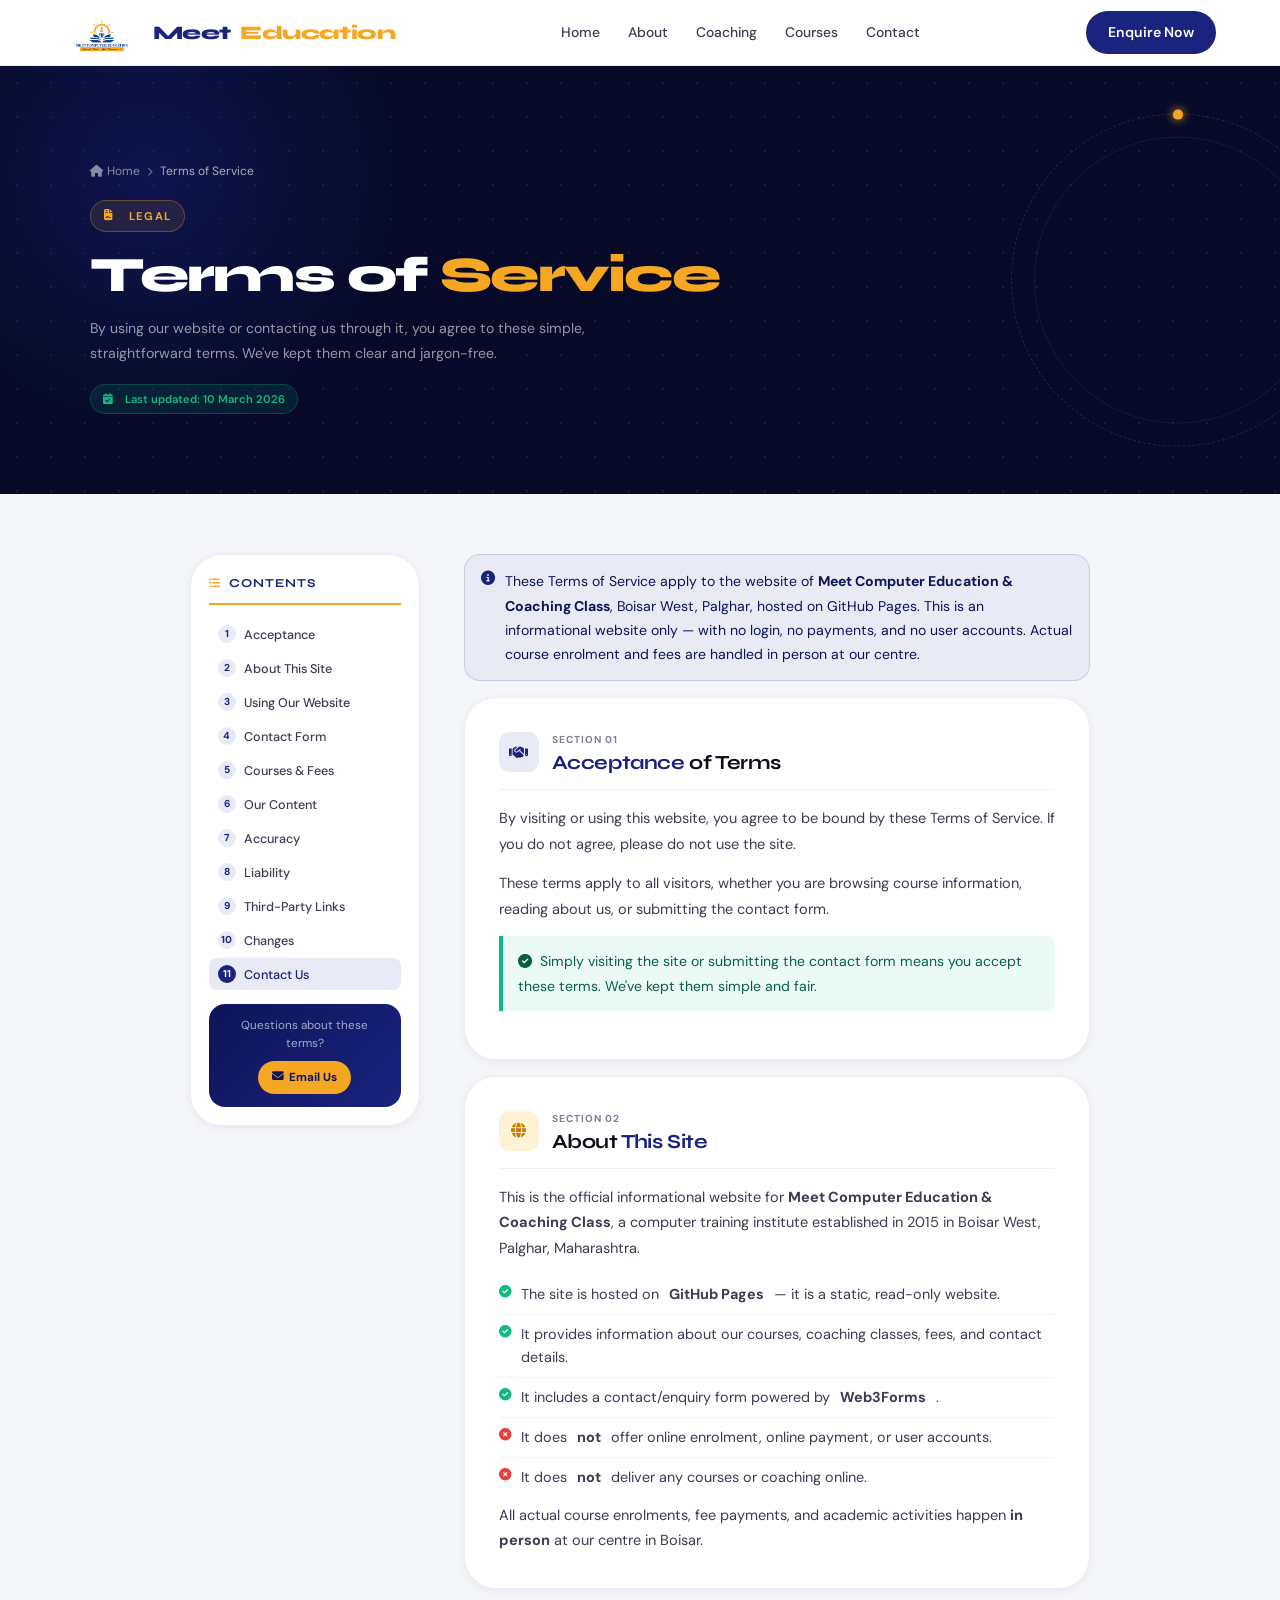
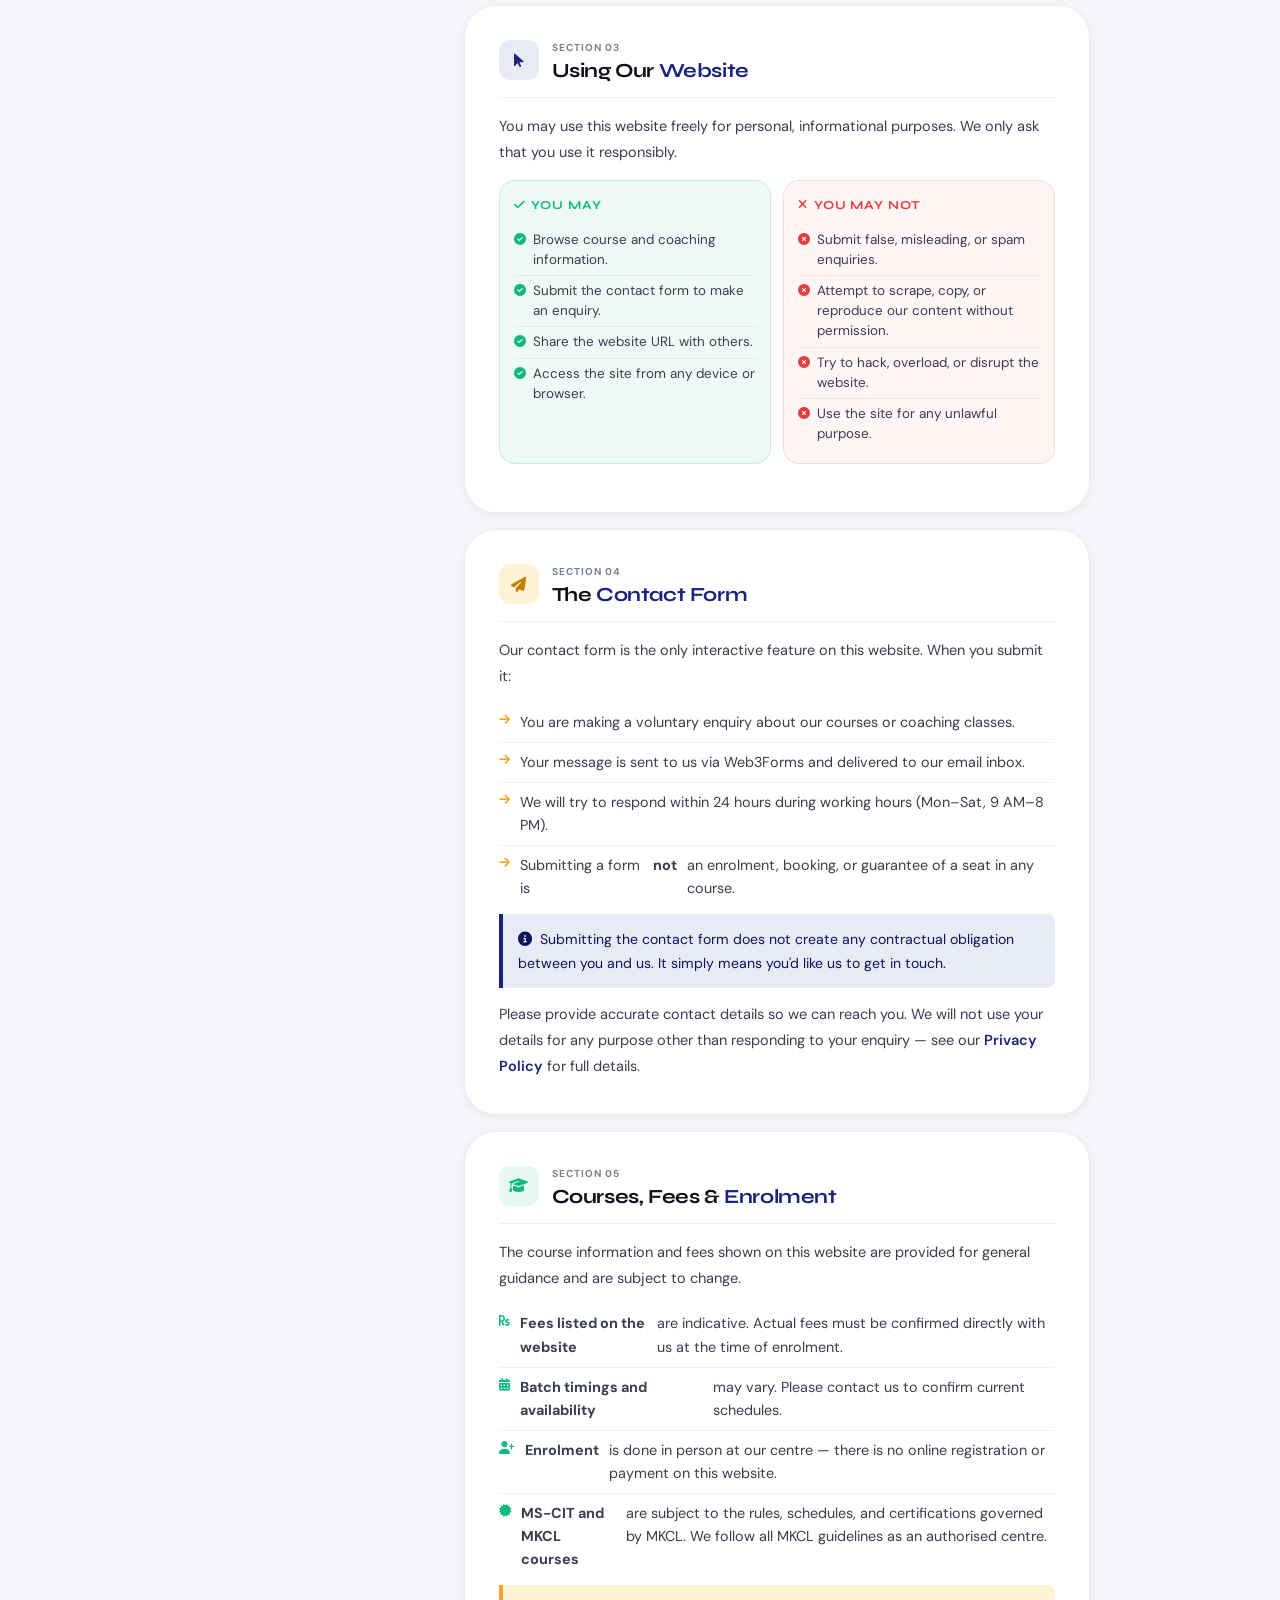
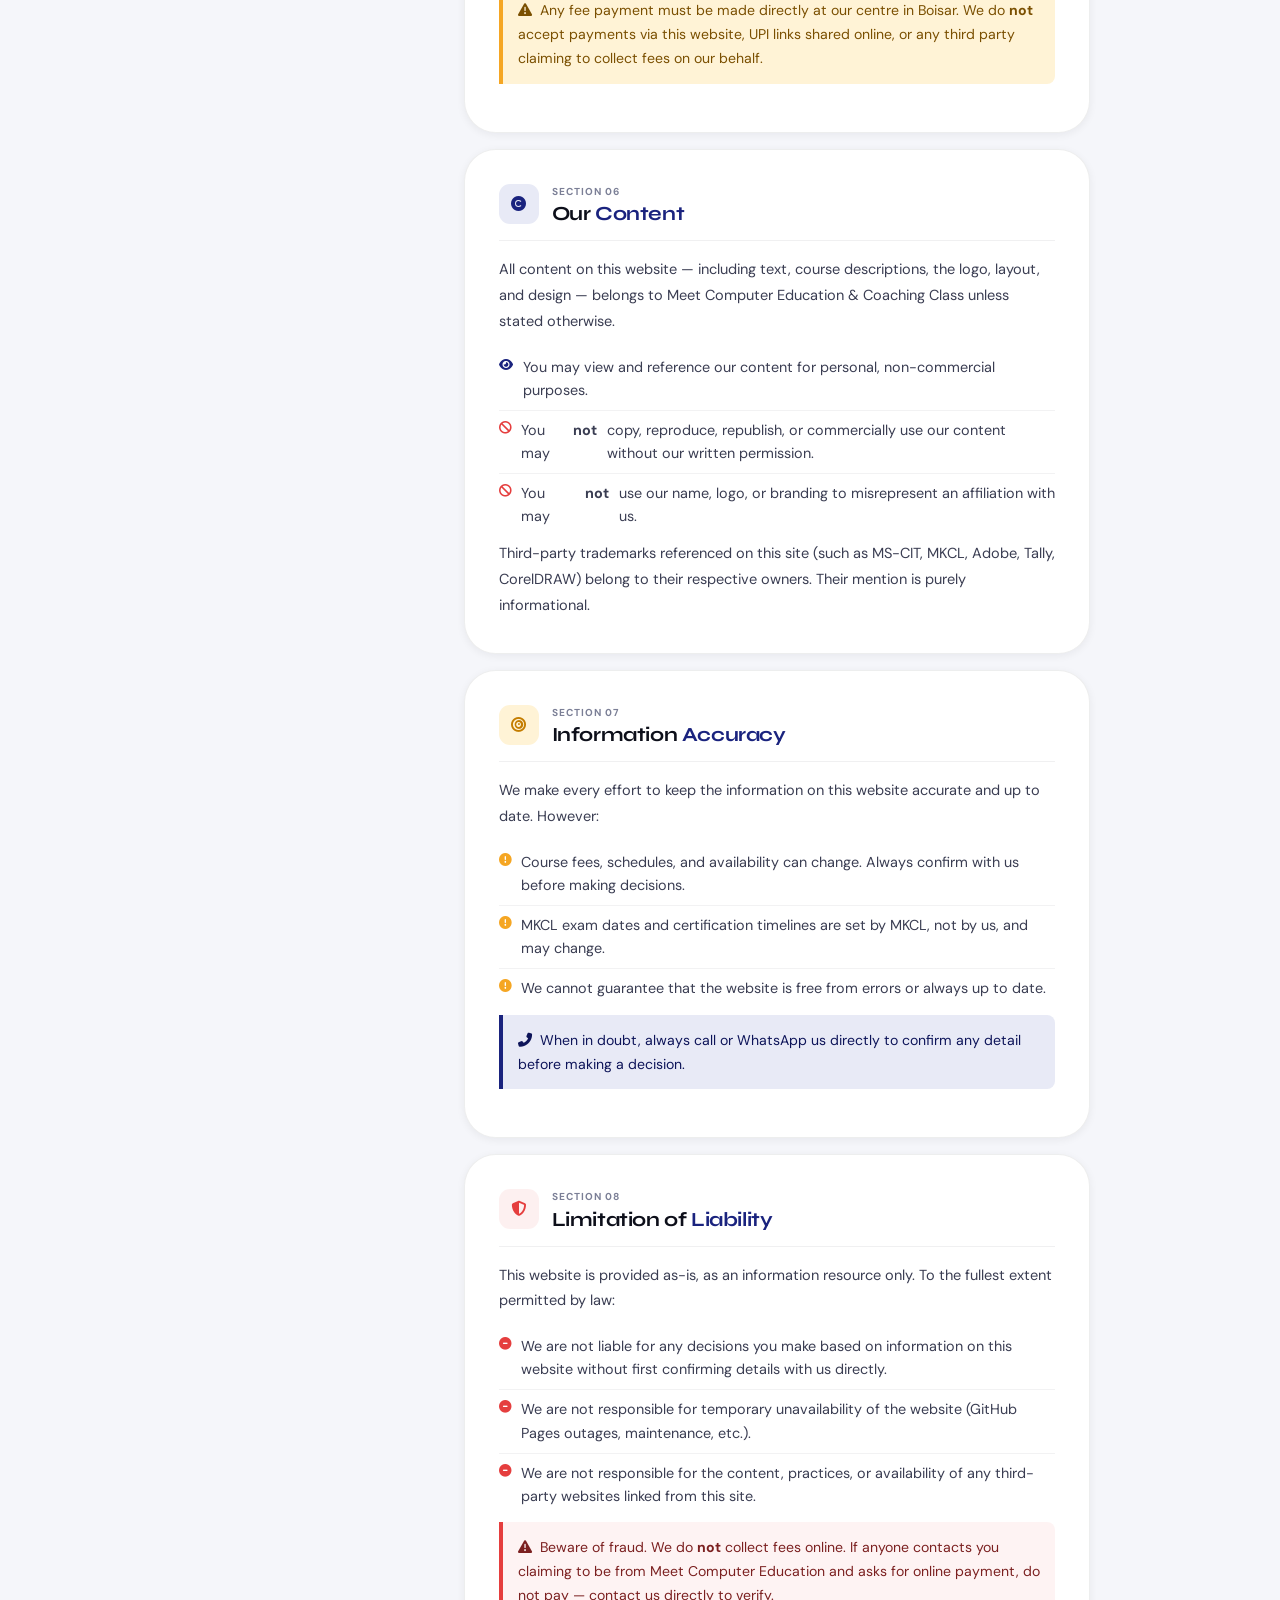
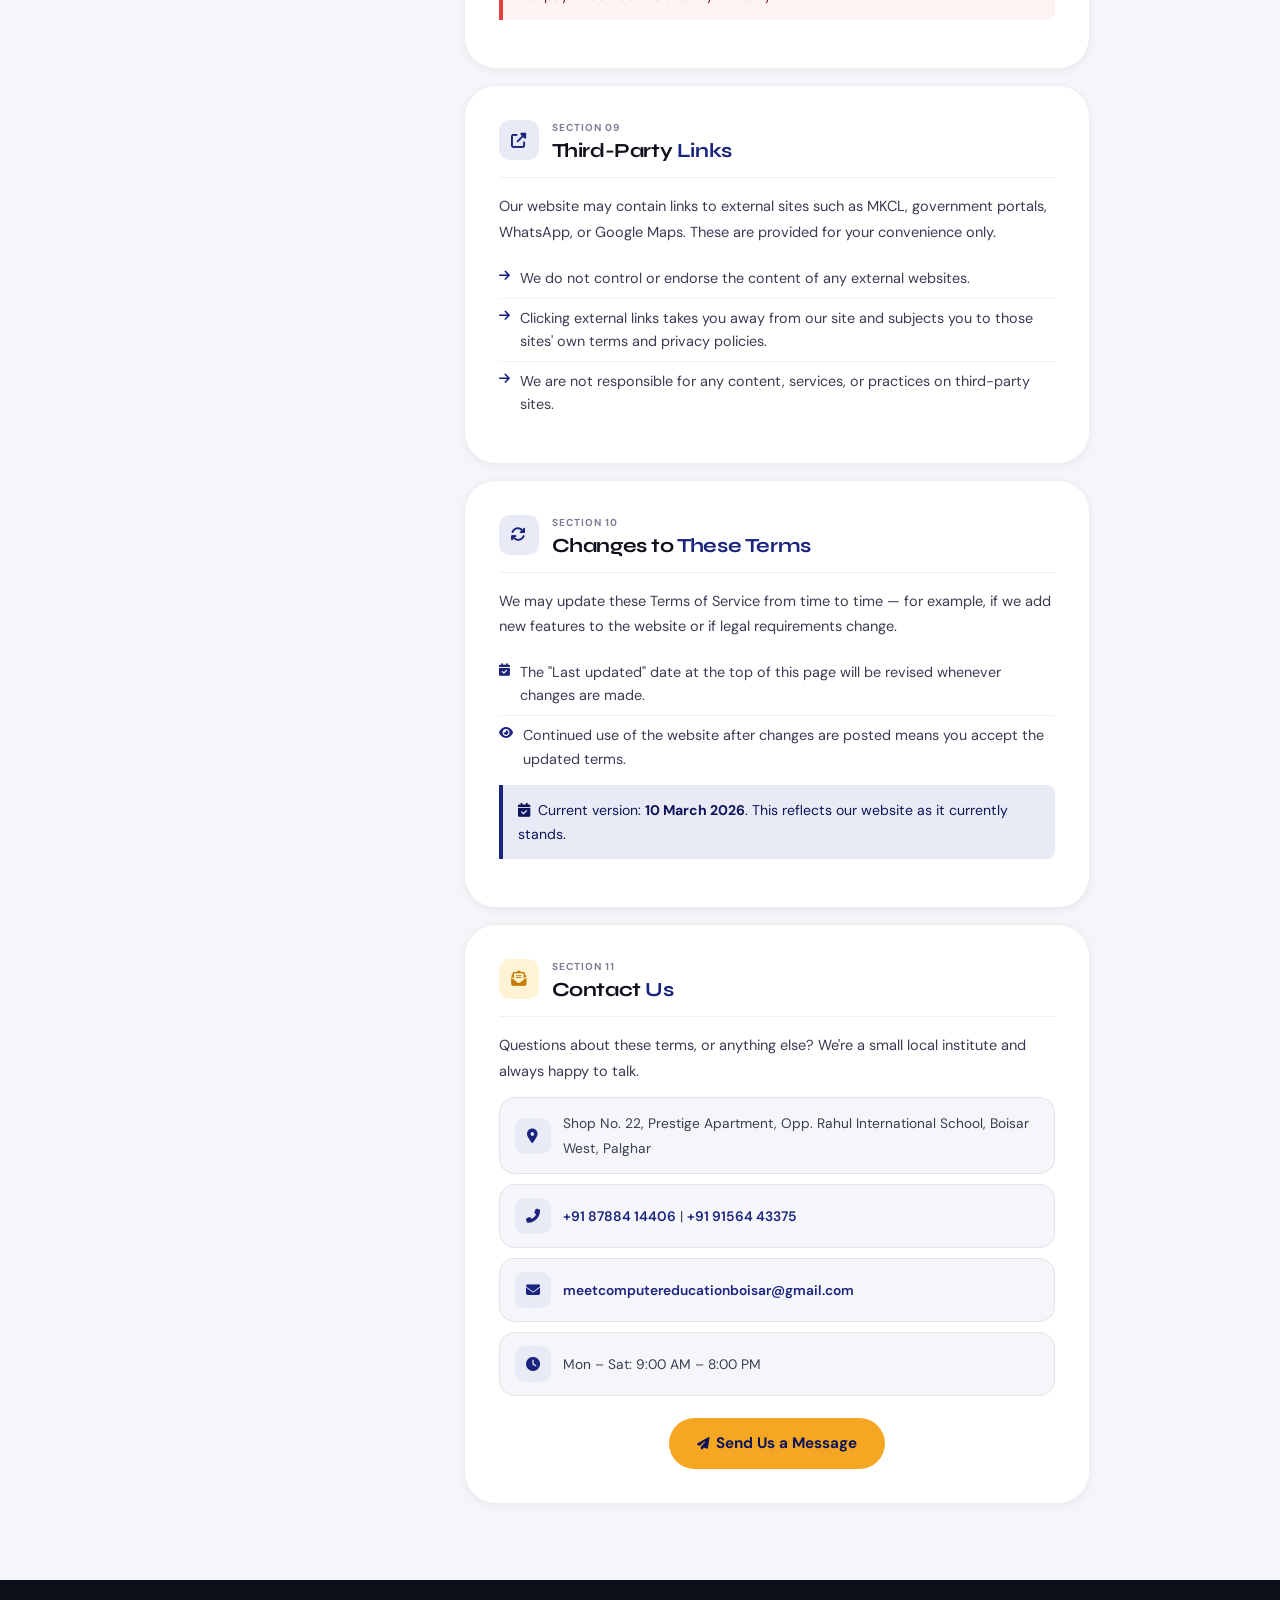
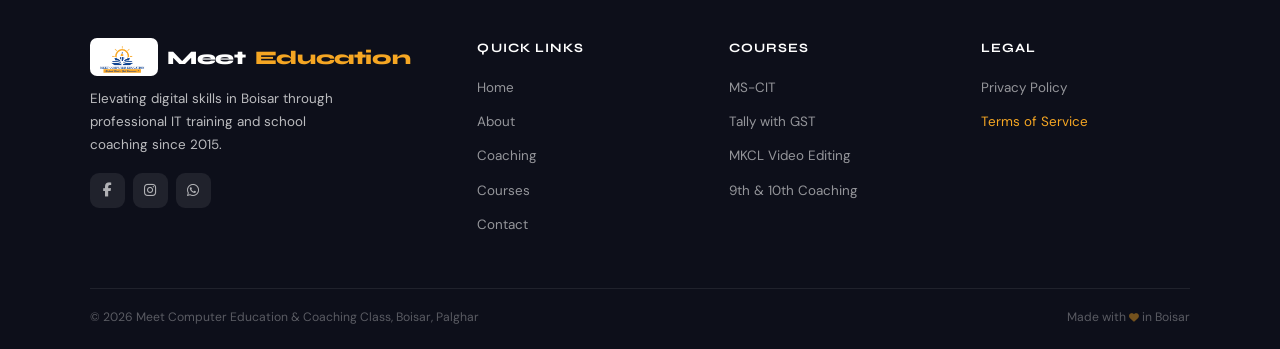
<file: page/terms-of-service/index.html>
<!DOCTYPE html>
<html lang="en">

<head>
    <meta charset="UTF-8">
    <meta name="viewport" content="width=device-width, initial-scale=1.0, viewport-fit=cover">
    <title>Terms of Service | Meet Computer Education</title>
    <meta name="description"
        content="Terms of Service for Meet Computer Education, Boisar — the rules and conditions for using our website and enrolling in our courses.">
    <meta name="theme-color" content="#1a237e">

    <link rel="preconnect" href="https://fonts.googleapis.com">
    <link rel="preconnect" href="https://fonts.gstatic.com" crossorigin>
    <link
        href="https://fonts.googleapis.com/css2?family=Syne:wght@400;600;700;800&family=DM+Sans:ital,opsz,wght@0,9..40,300;0,9..40,400;0,9..40,500;0,9..40,600;1,9..40,400&display=swap"
        rel="stylesheet">
    <link rel="stylesheet" href="https://cdnjs.cloudflare.com/ajax/libs/font-awesome/6.4.0/css/all.min.css">

    <style>
        /* ================================================================
        TOKENS
        ================================================================ */
        :root {
            --ink: #0d0f1a;
            --ink-soft: #3a3d52;
            --ink-muted: #7b7f96;
            --surface: #f5f6fa;
            --card: #ffffff;
            --gold: #f5a623;
            --gold-lt: #fff3d6;
            --navy: #1a237e;
            --navy-dk: #0d1459;
            --navy-lt: #e8eaf6;
            --hero-bg: #060a28;
            --green: #10b981;
            --red: #e53e3e;
            --r-sm: 8px;
            --r-md: 16px;
            --r-lg: 24px;
            --r-xl: 32px;
            --sh-sm: 0 2px 8px rgba(13, 15, 26, .06);
            --sh-md: 0 8px 32px rgba(13, 15, 26, .10);
            --sh-lg: 0 20px 60px rgba(13, 15, 26, .14);
            --ease: 0.28s cubic-bezier(.4, 0, .2, 1);
            --fD: 'Syne', sans-serif;
            --fB: 'DM Sans', sans-serif;
        }

        /* ================================================================
        RESET
        ================================================================ */
        *,
        *::before,
        *::after {
            margin: 0;
            padding: 0;
            box-sizing: border-box;
        }

        html {
            scroll-behavior: smooth;
            -webkit-tap-highlight-color: transparent;
        }

        body {
            font-family: var(--fB);
            background: var(--surface);
            color: var(--ink);
            line-height: 1.65;
            -webkit-font-smoothing: antialiased;
            overflow-x: hidden;
        }

        img {
            display: block;
            max-width: 100%;
            height: auto;
        }

        a {
            text-decoration: none;
            color: inherit;
        }

        ul {
            list-style: none;
        }

        button {
            font-family: var(--fB);
        }

        /* ================================================================
        KEYFRAMES
        ================================================================ */
        @keyframes slideU {
            from {
                opacity: 0;
                transform: translateY(22px)
            }

            to {
                opacity: 1;
                transform: translateY(0)
            }
        }

        @keyframes slideL {
            from {
                opacity: 0;
                transform: translateX(-28px)
            }

            to {
                opacity: 1;
                transform: translateX(0)
            }
        }

        @keyframes fadeIn {
            from {
                opacity: 0
            }

            to {
                opacity: 1
            }
        }

        @keyframes glow {

            0%,
            100% {
                opacity: .42;
                transform: scale(1)
            }

            50% {
                opacity: .78;
                transform: scale(1.1)
            }
        }

        @keyframes spinCW {
            to {
                transform: rotate(360deg)
            }
        }

        /* ================================================================
        BUTTONS
        ================================================================ */
        .btn {
            display: inline-flex;
            align-items: center;
            justify-content: center;
            gap: 7px;
            font-family: var(--fB);
            font-weight: 600;
            cursor: pointer;
            border: none;
            transition: var(--ease);
            text-align: center;
            white-space: nowrap;
        }

        .btn-primary {
            background: var(--navy);
            color: #fff;
            padding: 10px 22px;
            border-radius: 50px;
            font-size: .88rem;
        }

        .btn-primary:hover {
            background: var(--navy-dk);
            transform: translateY(-1px);
            box-shadow: 0 6px 20px rgba(26, 35, 126, .3);
        }

        .btn-gold {
            background: var(--gold);
            color: var(--navy-dk);
            padding: 13px 28px;
            border-radius: 50px;
            font-size: .95rem;
            font-weight: 700;
        }

        .btn-gold:hover {
            filter: brightness(1.07);
            transform: translateY(-2px);
            box-shadow: 0 8px 24px rgba(245, 166, 35, .35);
        }

        /* ================================================================
        HEADER
        ================================================================ */
        .header {
            position: fixed;
            top: 0;
            left: 0;
            right: 0;
            z-index: 950;
            height: 66px;
            padding: 0 clamp(14px, 5vw, 5%);
            display: flex;
            align-items: center;
            justify-content: space-between;
            background: rgba(255, 255, 255, .94);
            backdrop-filter: blur(16px);
            -webkit-backdrop-filter: blur(16px);
            border-bottom: 1px solid rgba(13, 15, 26, .07);
            transition: box-shadow var(--ease);
        }

        .header.scrolled {
            box-shadow: var(--sh-md);
        }

        .logo {
            display: flex;
            align-items: center;
            gap: 9px;
            font-family: var(--fD);
            font-weight: 800;
            font-size: clamp(.95rem, 3.2vw, 1.2rem);
            color: var(--navy);
            letter-spacing: -.02em;
            flex-shrink: 0;
        }

        .logo img {
            height: clamp(36px, 5.5vw, 44px);
            width: auto;
            border-radius: 7px;
        }

        .logo .acc {
            color: var(--gold);
        }

        .nav-links {
            display: flex;
            align-items: center;
            gap: 2px;
        }

        .nav-links a {
            padding: 6px 13px;
            font-size: .87rem;
            font-weight: 500;
            color: var(--ink-soft);
            border-radius: 50px;
            transition: background var(--ease), color var(--ease);
        }

        .nav-links a:hover {
            background: var(--navy-lt);
            color: var(--navy);
        }

        /* hamburger */
        .hamburger {
            display: none;
            flex-direction: column;
            justify-content: center;
            align-items: center;
            gap: 5px;
            background: none;
            border: none;
            cursor: pointer;
            padding: 9px;
            border-radius: 8px;
            transition: background var(--ease);
            min-width: 44px;
            min-height: 44px;
        }

        .hamburger:hover {
            background: var(--navy-lt);
        }

        .hamburger span {
            display: block;
            width: 22px;
            height: 2px;
            background: var(--ink);
            border-radius: 2px;
            transition: var(--ease);
            transform-origin: center;
        }

        .hamburger.open span:nth-child(1) {
            transform: translateY(7px) rotate(45deg);
        }

        .hamburger.open span:nth-child(2) {
            opacity: 0;
            transform: scaleX(0);
        }

        .hamburger.open span:nth-child(3) {
            transform: translateY(-7px) rotate(-45deg);
        }

        /* mobile nav */
        .mobile-nav {
            display: none;
            position: fixed;
            top: 66px;
            left: 0;
            right: 0;
            bottom: 0;
            background: #fff;
            z-index: 940;
            flex-direction: column;
            padding: 12px clamp(14px, 5vw, 5%) 32px;
            gap: 2px;
            overflow-y: auto;
            box-shadow: var(--sh-lg);
            padding-bottom: calc(32px + env(safe-area-inset-bottom));
        }

        .mobile-nav.open {
            display: flex;
        }

        .mobile-nav a {
            padding: 14px 16px;
            border-radius: var(--r-sm);
            font-weight: 500;
            font-size: 1rem;
            color: var(--ink-soft);
            border-bottom: 1px solid rgba(13, 15, 26, .05);
            display: flex;
            align-items: center;
            gap: 12px;
            min-height: 52px;
        }

        .mobile-nav a:last-of-type {
            border: none;
        }

        .mobile-nav a:active {
            background: var(--navy-lt);
        }

        .mobile-nav a i {
            width: 18px;
            color: var(--navy);
            font-size: .85rem;
            flex-shrink: 0;
        }

        .mob-cta {
            margin-top: 10px !important;
            background: var(--navy) !important;
            color: #fff !important;
            border-bottom: none !important;
            border-radius: var(--r-sm) !important;
            justify-content: center;
            font-weight: 700 !important;
        }

        .mob-cta:active {
            background: var(--navy-dk) !important;
        }

        /* ================================================================
        PAGE HERO
        ================================================================ */
        .page-hero {
            margin-top: 66px;
            background: var(--hero-bg);
            position: relative;
            overflow: hidden;
            padding: clamp(48px, 9vw, 96px) clamp(16px, 7%, 8%) clamp(44px, 8vw, 80px);
        }

        .page-hero::before {
            content: '';
            position: absolute;
            inset: 0;
            background-image: radial-gradient(rgba(100, 120, 255, .15) 1px, transparent 1px);
            background-size: 34px 34px;
            pointer-events: none;
        }

        .page-hero::after {
            content: '';
            position: absolute;
            top: -160px;
            left: -120px;
            width: 540px;
            height: 540px;
            background: radial-gradient(circle, rgba(26, 35, 126, .45) 0%, transparent 68%);
            border-radius: 50%;
            pointer-events: none;
            animation: glow 7s ease-in-out infinite;
        }

        .hero-ring {
            position: absolute;
            right: clamp(-80px, -5vw, -20px);
            top: 50%;
            transform: translateY(-50%);
            width: clamp(200px, 26vw, 360px);
            height: clamp(200px, 26vw, 360px);
            border-radius: 50%;
            border: 1.5px dashed rgba(245, 166, 35, .18);
            animation: spinCW 28s linear infinite;
            pointer-events: none;
        }

        .hero-ring::before {
            content: '';
            position: absolute;
            inset: 22px;
            border-radius: 50%;
            border: 1px solid rgba(100, 140, 255, .12);
        }

        .hero-ring::after {
            content: '';
            position: absolute;
            width: 10px;
            height: 10px;
            background: var(--gold);
            border-radius: 50%;
            top: -5px;
            left: 50%;
            transform: translateX(-50%);
            box-shadow: 0 0 10px var(--gold);
        }

        .page-hero-inner {
            position: relative;
            z-index: 10;
            max-width: 660px;
        }

        .breadcrumb {
            display: flex;
            align-items: center;
            gap: 7px;
            font-size: .75rem;
            color: rgba(255, 255, 255, .38);
            margin-bottom: 18px;
            animation: fadeIn 1s .6s both;
            flex-wrap: wrap;
        }

        .breadcrumb a {
            color: rgba(255, 255, 255, .5);
            transition: color var(--ease);
        }

        .breadcrumb a:hover {
            color: var(--gold);
        }

        .breadcrumb i.chev {
            font-size: .55rem;
        }

        .breadcrumb span {
            color: rgba(255, 255, 255, .65);
        }

        .hero-eyebrow {
            display: inline-flex;
            align-items: center;
            gap: 7px;
            background: rgba(245, 166, 35, .1);
            border: 1px solid rgba(245, 166, 35, .3);
            color: var(--gold);
            font-size: .7rem;
            font-weight: 700;
            letter-spacing: .12em;
            text-transform: uppercase;
            padding: 6px 13px;
            border-radius: 50px;
            margin-bottom: 16px;
            width: fit-content;
            animation: slideL .7s .1s both;
        }

        .page-hero h1 {
            font-family: var(--fD);
            font-size: clamp(1.9rem, 4.5vw, 3.1rem);
            font-weight: 800;
            color: #fff;
            line-height: 1.1;
            letter-spacing: -.035em;
            margin-bottom: 13px;
            animation: slideU .8s .25s both;
        }

        .page-hero h1 em {
            color: var(--gold);
            font-style: normal;
        }

        .page-hero p {
            font-size: clamp(.87rem, 1.1vw, .98rem);
            color: rgba(255, 255, 255, .58);
            line-height: 1.78;
            animation: slideU .8s .4s both;
            margin-bottom: 18px;
            max-width: 520px;
        }

        .updated-pill {
            display: inline-flex;
            align-items: center;
            gap: 6px;
            background: rgba(16, 185, 129, .12);
            border: 1px solid rgba(16, 185, 129, .25);
            color: #10b981;
            font-size: .7rem;
            font-weight: 600;
            padding: 5px 12px;
            border-radius: 50px;
            animation: fadeIn 1s .7s both;
        }

        /* ================================================================
        TWO-COLUMN LAYOUT
        ================================================================ */
        .policy-layout {
            display: grid;
            grid-template-columns: 230px 1fr;
            gap: clamp(20px, 3.5vw, 44px);
            max-width: 1080px;
            margin: 0 auto;
            padding: clamp(32px, 5vw, 60px) clamp(16px, 7%, 8%);
            align-items: start;
        }

        /* ================================================================
        DESKTOP TOC SIDEBAR
        ================================================================ */
        .toc {
            position: sticky;
            top: calc(66px + 18px);
            background: var(--card);
            border-radius: var(--r-xl);
            padding: 18px;
            box-shadow: var(--sh-sm);
            border: 1px solid rgba(13, 15, 26, .07);
        }

        .toc-title {
            font-family: var(--fD);
            font-size: .76rem;
            font-weight: 700;
            letter-spacing: .09em;
            text-transform: uppercase;
            color: var(--navy);
            margin-bottom: 13px;
            padding-bottom: 10px;
            border-bottom: 2px solid var(--gold);
            display: flex;
            align-items: center;
            gap: 7px;
        }

        .toc-title i {
            color: var(--gold);
            font-size: .72rem;
        }

        .toc ul li {
            margin-bottom: 2px;
        }

        .toc ul li a {
            display: flex;
            align-items: center;
            gap: 8px;
            padding: 7px 9px;
            border-radius: var(--r-sm);
            font-size: .79rem;
            color: var(--ink-soft);
            font-weight: 500;
            transition: background var(--ease), color var(--ease);
            line-height: 1.4;
        }

        .toc ul li a:hover,
        .toc ul li a.active {
            background: var(--navy-lt);
            color: var(--navy);
        }

        .toc-num {
            font-size: .63rem;
            font-weight: 700;
            background: var(--navy-lt);
            color: var(--navy);
            width: 18px;
            height: 18px;
            border-radius: 50%;
            display: flex;
            align-items: center;
            justify-content: center;
            flex-shrink: 0;
            transition: var(--ease);
        }

        .toc ul li a.active .toc-num {
            background: var(--navy);
            color: #fff;
        }

        .toc-cta {
            margin-top: 14px;
            padding: 13px;
            background: linear-gradient(135deg, var(--navy-dk), var(--navy));
            border-radius: var(--r-md);
            text-align: center;
        }

        .toc-cta p {
            font-size: .73rem;
            color: rgba(255, 255, 255, .62);
            margin-bottom: 8px;
            line-height: 1.5;
        }

        .toc-cta a {
            display: inline-flex;
            align-items: center;
            gap: 5px;
            background: var(--gold);
            color: var(--navy-dk);
            font-size: .73rem;
            font-weight: 700;
            padding: 7px 14px;
            border-radius: 50px;
            transition: var(--ease);
        }

        .toc-cta a:hover {
            filter: brightness(1.07);
            transform: translateY(-1px);
        }

        /* ================================================================
        MOBILE TOC ACCORDION
        ================================================================ */
        .toc-mobile-toggle {
            display: none;
            width: 100%;
            background: var(--card);
            border: 1px solid rgba(13, 15, 26, .08);
            border-radius: var(--r-md);
            padding: 14px 16px;
            font-family: var(--fB);
            font-size: .9rem;
            font-weight: 600;
            color: var(--navy);
            cursor: pointer;
            align-items: center;
            justify-content: space-between;
            box-shadow: var(--sh-sm);
            margin-bottom: 4px;
            transition: var(--ease);
        }

        .toc-mobile-toggle .arrow {
            transition: transform var(--ease);
        }

        .toc-mobile-toggle.open .arrow {
            transform: rotate(180deg);
        }

        .toc-mobile-panel {
            display: none;
            background: var(--card);
            border: 1px solid rgba(13, 15, 26, .07);
            border-radius: var(--r-md);
            padding: 10px 12px 14px;
            margin-bottom: 16px;
            box-shadow: var(--sh-sm);
        }

        .toc-mobile-panel.open {
            display: block;
        }

        .toc-mobile-panel ul li a {
            display: flex;
            align-items: center;
            gap: 8px;
            padding: 9px 10px;
            border-radius: var(--r-sm);
            font-size: .86rem;
            color: var(--ink-soft);
            font-weight: 500;
            transition: background var(--ease), color var(--ease);
            border-bottom: 1px solid rgba(13, 15, 26, .04);
        }

        .toc-mobile-panel ul li:last-child a {
            border-bottom: none;
        }

        .toc-mobile-panel ul li a:hover {
            background: var(--navy-lt);
            color: var(--navy);
        }

        .toc-mobile-panel ul li a .toc-num {
            font-size: .63rem;
            font-weight: 700;
            background: var(--navy-lt);
            color: var(--navy);
            width: 18px;
            height: 18px;
            border-radius: 50%;
            display: flex;
            align-items: center;
            justify-content: center;
            flex-shrink: 0;
        }

        /* ================================================================
        POLICY SECTIONS
        ================================================================ */
        .policy-content {
            min-width: 0;
        }

        .policy-section {
            background: var(--card);
            border-radius: var(--r-xl);
            padding: clamp(20px, 3.5vw, 34px);
            margin-bottom: 16px;
            border: 1px solid rgba(13, 15, 26, .07);
            box-shadow: var(--sh-sm);
            scroll-margin-top: calc(66px + 20px);
            transition: box-shadow var(--ease);
            animation: slideU .55s both;
        }

        .policy-section:hover {
            box-shadow: var(--sh-md);
        }

        .policy-section:nth-child(3) {
            animation-delay: .05s
        }

        .policy-section:nth-child(4) {
            animation-delay: .1s
        }

        .policy-section:nth-child(5) {
            animation-delay: .15s
        }

        .policy-section:nth-child(6) {
            animation-delay: .2s
        }

        .policy-section:nth-child(7) {
            animation-delay: .25s
        }

        .policy-section:nth-child(8) {
            animation-delay: .3s
        }

        .policy-section:nth-child(9) {
            animation-delay: .35s
        }

        .policy-section:nth-child(10) {
            animation-delay: .4s
        }

        .policy-section:nth-child(11) {
            animation-delay: .45s
        }

        .policy-section:nth-child(12) {
            animation-delay: .5s
        }

        .section-header {
            display: flex;
            align-items: flex-start;
            gap: 13px;
            margin-bottom: 16px;
            padding-bottom: 14px;
            border-bottom: 1px solid rgba(13, 15, 26, .06);
        }

        .section-icon {
            width: 40px;
            height: 40px;
            border-radius: 11px;
            display: flex;
            align-items: center;
            justify-content: center;
            font-size: .95rem;
            flex-shrink: 0;
        }

        .section-icon.navy {
            background: var(--navy-lt);
            color: var(--navy);
        }

        .section-icon.gold {
            background: var(--gold-lt);
            color: #c47d00;
        }

        .section-icon.green {
            background: rgba(16, 185, 129, .1);
            color: var(--green);
        }

        .section-icon.red {
            background: rgba(229, 62, 62, .08);
            color: var(--red);
        }

        .section-num {
            font-size: .63rem;
            font-weight: 700;
            letter-spacing: .1em;
            text-transform: uppercase;
            color: var(--ink-muted);
            margin-bottom: 2px;
        }

        .section-header h2 {
            font-family: var(--fD);
            font-size: clamp(1rem, 2vw, 1.25rem);
            font-weight: 700;
            color: var(--ink);
            line-height: 1.2;
            letter-spacing: -.02em;
        }

        .section-header h2 em {
            color: var(--navy);
            font-style: normal;
        }

        .policy-section p {
            font-size: .91rem;
            color: var(--ink-soft);
            line-height: 1.78;
            margin-bottom: 13px;
        }

        .policy-section p:last-child {
            margin-bottom: 0;
        }

        .policy-list {
            margin: 10px 0 13px;
        }

        .policy-list li {
            display: flex;
            align-items: flex-start;
            gap: 10px;
            font-size: .9rem;
            color: var(--ink-soft);
            padding: 8px 0;
            border-bottom: 1px solid rgba(13, 15, 26, .05);
            line-height: 1.6;
        }

        .policy-list li:last-child {
            border: none;
            padding-bottom: 0;
        }

        .policy-list li i {
            font-size: .78rem;
            margin-top: 3px;
            flex-shrink: 0;
        }

        .policy-list li i.navy {
            color: var(--navy);
        }

        .policy-list li i.green {
            color: var(--green);
        }

        .policy-list li i.gold {
            color: var(--gold);
        }

        .policy-list li i.red {
            color: var(--red);
        }

        /* highlight boxes */
        .highlight-box {
            border-radius: 0 var(--r-sm) var(--r-sm) 0;
            padding: 13px 15px;
            margin: 14px 0;
            font-size: .88rem;
            line-height: 1.72;
            border-left: 4px solid var(--navy);
            background: var(--navy-lt);
            color: var(--navy-dk);
        }

        .highlight-box.gold {
            background: var(--gold-lt);
            border-left-color: var(--gold);
            color: #7a4f00;
        }

        .highlight-box.green {
            background: rgba(16, 185, 129, .08);
            border-left-color: var(--green);
            color: #065f46;
        }

        .highlight-box.red {
            background: rgba(229, 62, 62, .06);
            border-left-color: var(--red);
            color: #7b2020;
        }

        /* inline contact rows */
        .inline-contact {
            display: flex;
            align-items: center;
            gap: 12px;
            background: var(--surface);
            border: 1px solid rgba(13, 15, 26, .08);
            border-radius: var(--r-md);
            padding: 13px 15px;
            margin-top: 10px;
        }

        .inline-contact-icon {
            width: 36px;
            height: 36px;
            background: var(--navy-lt);
            border-radius: 10px;
            display: flex;
            align-items: center;
            justify-content: center;
            color: var(--navy);
            font-size: .88rem;
            flex-shrink: 0;
        }

        .inline-contact p {
            margin: 0;
            font-size: .86rem;
            color: var(--ink-soft);
        }

        .inline-contact a {
            color: var(--navy);
            font-weight: 600;
        }

        .inline-contact a:hover {
            color: var(--gold);
        }

        /* intro notice */
        .intro-box {
            background: rgba(26, 35, 126, .05);
            border: 1px solid rgba(26, 35, 126, .15);
            border-radius: var(--r-md);
            padding: 14px 16px;
            font-size: .88rem;
            color: var(--navy-dk);
            line-height: 1.72;
            margin-bottom: 16px;
            display: flex;
            gap: 10px;
            align-items: flex-start;
        }

        .intro-box i {
            color: var(--navy);
            margin-top: 2px;
            flex-shrink: 0;
        }

        /* two-col do / don't grid */
        .dos-donts {
            display: grid;
            grid-template-columns: 1fr 1fr;
            gap: 12px;
            margin: 14px 0;
        }

        .dos-box,
        .donts-box {
            border-radius: var(--r-md);
            padding: 14px;
        }

        .dos-box {
            background: rgba(16, 185, 129, .07);
            border: 1px solid rgba(16, 185, 129, .18);
        }

        .donts-box {
            background: rgba(229, 62, 62, .05);
            border: 1px solid rgba(229, 62, 62, .15);
        }

        .dos-box h4,
        .donts-box h4 {
            font-family: var(--fD);
            font-size: .76rem;
            font-weight: 700;
            letter-spacing: .07em;
            text-transform: uppercase;
            margin-bottom: 10px;
            display: flex;
            align-items: center;
            gap: 6px;
        }

        .dos-box h4 {
            color: var(--green);
        }

        .donts-box h4 {
            color: var(--red);
        }

        .dos-box ul li,
        .donts-box ul li {
            font-size: .84rem;
            padding: 5px 0;
            border-bottom: 1px solid rgba(13, 15, 26, .05);
            display: flex;
            align-items: flex-start;
            gap: 7px;
            color: var(--ink-soft);
            line-height: 1.5;
        }

        .dos-box ul li:last-child,
        .donts-box ul li:last-child {
            border: none;
        }

        .dos-box ul li i {
            color: var(--green);
            font-size: .75rem;
            margin-top: 3px;
            flex-shrink: 0;
        }

        .donts-box ul li i {
            color: var(--red);
            font-size: .75rem;
            margin-top: 3px;
            flex-shrink: 0;
        }

        /* ================================================================
        FOOTER
        ================================================================ */
        footer {
            background: var(--ink);
            color: rgba(255, 255, 255, .72);
            padding: clamp(38px, 6vw, 58px) clamp(14px, 7%, 8%) clamp(18px, 3vw, 22px);
        }

        .footer-top {
            display: grid;
            grid-template-columns: 1.65fr 1fr 1fr 1fr;
            gap: clamp(20px, 4vw, 42px);
            margin-bottom: clamp(26px, 4vw, 42px);
        }

        .footer-brand .logo {
            color: #fff;
            margin-bottom: 12px;
        }

        .footer-brand .logo .acc {
            color: var(--gold);
        }

        .footer-brand p {
            font-size: .84rem;
            line-height: 1.7;
            max-width: 250px;
        }

        .footer-col h4 {
            font-family: var(--fD);
            font-size: .8rem;
            font-weight: 700;
            letter-spacing: .08em;
            text-transform: uppercase;
            color: #fff;
            margin-bottom: 14px;
        }

        .footer-col li {
            margin-bottom: 8px;
        }

        .footer-col a {
            font-size: .84rem;
            color: rgba(255, 255, 255, .56);
            transition: color var(--ease);
        }

        .footer-col a:hover {
            color: var(--gold);
        }

        .social-links {
            display: flex;
            gap: 8px;
            margin-top: 16px;
        }

        .social-links a {
            width: 35px;
            height: 35px;
            background: rgba(255, 255, 255, .08);
            border-radius: 9px;
            display: flex;
            align-items: center;
            justify-content: center;
            color: rgba(255, 255, 255, .65);
            font-size: .88rem;
            transition: var(--ease);
        }

        .social-links a:hover {
            background: var(--gold);
            color: var(--navy-dk);
        }

        .foot-divider {
            border: none;
            border-top: 1px solid rgba(255, 255, 255, .08);
            margin-bottom: 18px;
        }

        .footer-bottom {
            display: flex;
            align-items: center;
            justify-content: space-between;
            font-size: .76rem;
            opacity: .44;
            flex-wrap: wrap;
            gap: 5px;
        }

        /* ================================================================
        SCROLL TOP
        ================================================================ */
        .scroll-top {
            position: fixed;
            bottom: calc(clamp(14px, 3vw, 26px) + env(safe-area-inset-bottom));
            right: clamp(14px, 3vw, 26px);
            width: 44px;
            height: 44px;
            background: var(--navy);
            color: #fff;
            border: none;
            border-radius: 50%;
            display: flex;
            align-items: center;
            justify-content: center;
            font-size: .9rem;
            cursor: pointer;
            box-shadow: var(--sh-md);
            opacity: 0;
            pointer-events: none;
            transition: var(--ease);
            z-index: 500;
        }

        .scroll-top.visible {
            opacity: 1;
            pointer-events: all;
        }

        .scroll-top:hover {
            background: var(--gold);
            color: var(--navy-dk);
            transform: translateY(-3px);
        }

        /* ================================================================
        RESPONSIVE
        ================================================================ */
        @media(max-width:1024px) {
            .policy-layout {
                grid-template-columns: 210px 1fr;
            }
        }

        @media(max-width:768px) {
            .nav-links {
                display: none;
            }

            .header .btn-primary {
                display: none;
            }

            .hamburger {
                display: flex;
            }

            .header {
                height: 60px;
            }

            .mobile-nav {
                top: 60px;
            }

            .page-hero {
                margin-top: 60px;
            }

            .hero-ring {
                display: none;
            }

            .policy-layout {
                grid-template-columns: 1fr;
                padding-top: clamp(22px, 4vw, 38px);
            }

            .toc {
                display: none;
            }

            .toc-mobile-toggle {
                display: flex;
            }

            .dos-donts {
                grid-template-columns: 1fr;
            }

            .footer-top {
                grid-template-columns: 1fr 1fr;
                gap: 24px;
            }

            .footer-bottom {
                flex-direction: column;
                text-align: center;
            }
        }

        @media(max-width:480px) {
            .section-header {
                flex-direction: column;
                gap: 10px;
            }

            .inline-contact {
                flex-direction: column;
                align-items: flex-start;
                gap: 8px;
            }

            .footer-top {
                grid-template-columns: 1fr;
                gap: 20px;
            }

            .footer-brand p {
                max-width: 100%;
            }

            .btn-gold {
                width: 100%;
                justify-content: center;
            }
        }

        @media(max-width:375px) {
            .logo {
                font-size: .88rem;
            }

            .logo img {
                height: 34px;
            }

            .page-hero h1 {
                font-size: 1.65rem;
            }

            .policy-section {
                padding: 16px;
            }
        }

        @media(hover:none) {
            .policy-section:hover {
                box-shadow: var(--sh-sm);
            }

            .btn-gold:hover,
            .btn-primary:hover,
            .scroll-top:hover {
                transform: none;
            }
        }
    </style>
</head>

<body>

    <!-- ================================================================
        HEADER
    ================================================================ -->
    <header class="header" id="header">
        <a href="../../" class="logo">
            <img src="../../img/logo.png" alt="Meet Computer Education Logo">
            Meet <span class="acc">Education</span>
        </a>
        <nav class="nav-links" aria-label="Primary navigation">
            <a href="../../">Home</a>
            <a href="../../#about">About</a>
            <a href="../../#coaching">Coaching</a>
            <a href="../../#courses">Courses</a>
            <a href="../../#contact">Contact</a>
        </nav>
        <a href="../../#contact" class="btn btn-primary" style="flex-shrink:0;">Enquire Now</a>
        <button class="hamburger" id="hamburger" aria-label="Toggle navigation" aria-expanded="false"
            aria-controls="mobile-nav">
            <span></span><span></span><span></span>
        </button>
    </header>

    <nav class="mobile-nav" id="mobile-nav" aria-label="Mobile navigation">
        <a href="../../" onclick="closeMobileNav()"><i class="fas fa-home"></i> Home</a>
        <a href="../../#about" onclick="closeMobileNav()"><i class="fas fa-info-circle"></i> About</a>
        <a href="../../#coaching" onclick="closeMobileNav()"><i class="fas fa-book-open"></i> Coaching</a>
        <a href="../../#courses" onclick="closeMobileNav()"><i class="fas fa-laptop"></i> Courses</a>
        <a href="../../#contact" onclick="closeMobileNav()"><i class="fas fa-envelope"></i> Contact</a>
        <a href="../../#contact" onclick="closeMobileNav()" class="mob-cta">
            <i class="fas fa-paper-plane"></i>&nbsp; Enquire Now — It's Free
        </a>
    </nav>

    <!-- ================================================================
        PAGE HERO
    ================================================================ -->
    <div class="page-hero" aria-label="Terms of Service hero">
        <div class="hero-ring" aria-hidden="true"></div>
        <div class="page-hero-inner">
            <nav class="breadcrumb" aria-label="Breadcrumb">
                <a href="../../"><i class="fas fa-home"></i> Home</a>
                <i class="fas fa-chevron-right chev" aria-hidden="true"></i>
                <span>Terms of Service</span>
            </nav>
            <span class="hero-eyebrow">
                <i class="fas fa-file-contract"></i>&nbsp; Legal
            </span>
            <h1>Terms of <em>Service</em></h1>
            <p>By using our website or contacting us through it, you agree to these simple, straightforward terms. We've
                kept them clear and jargon-free.</p>
            <div class="updated-pill">
                <i class="fas fa-calendar-check"></i>&nbsp; Last updated: 10 March 2026
            </div>
        </div>
    </div>

    <!-- ================================================================
        LAYOUT
    ================================================================ -->
    <div class="policy-layout">

        <!-- DESKTOP TOC -->
        <aside class="toc" aria-label="Table of contents">
            <div class="toc-title"><i class="fas fa-list-ul"></i> Contents</div>
            <ul>
                <li><a href="#acceptance" class="toc-link"><span class="toc-num">1</span> Acceptance</a></li>
                <li><a href="#about-site" class="toc-link"><span class="toc-num">2</span> About This Site</a></li>
                <li><a href="#website-use" class="toc-link"><span class="toc-num">3</span> Using Our Website</a></li>
                <li><a href="#contact-form" class="toc-link"><span class="toc-num">4</span> Contact Form</a></li>
                <li><a href="#courses" class="toc-link"><span class="toc-num">5</span> Courses &amp; Fees</a></li>
                <li><a href="#content" class="toc-link"><span class="toc-num">6</span> Our Content</a></li>
                <li><a href="#accuracy" class="toc-link"><span class="toc-num">7</span> Accuracy</a></li>
                <li><a href="#liability" class="toc-link"><span class="toc-num">8</span> Liability</a></li>
                <li><a href="#third-party" class="toc-link"><span class="toc-num">9</span> Third-Party Links</a></li>
                <li><a href="#changes" class="toc-link"><span class="toc-num">10</span> Changes</a></li>
                <li><a href="#contact-us" class="toc-link"><span class="toc-num">11</span> Contact Us</a></li>
            </ul>
            <div class="toc-cta">
                <p>Questions about these terms?</p>
                <a href="mailto:meetcomputereducationboisar@gmail.com">
                    <i class="fas fa-envelope"></i> Email Us
                </a>
            </div>
        </aside>

        <!-- MAIN CONTENT -->
        <main class="policy-content" aria-label="Terms of Service content">

            <!-- MOBILE TOC -->
            <button class="toc-mobile-toggle" id="toc-toggle" aria-expanded="false" aria-controls="toc-panel">
                <span><i class="fas fa-list-ul" style="margin-right:8px;color:var(--navy);"></i>Jump to a section</span>
                <i class="fas fa-chevron-down arrow"></i>
            </button>
            <div class="toc-mobile-panel" id="toc-panel" role="navigation" aria-label="Page sections">
                <ul>
                    <li><a href="#acceptance" onclick="closeToc()"><span class="toc-num">1</span> Acceptance</a></li>
                    <li><a href="#about-site" onclick="closeToc()"><span class="toc-num">2</span> About This Site</a>
                    </li>
                    <li><a href="#website-use" onclick="closeToc()"><span class="toc-num">3</span> Using Our Website</a>
                    </li>
                    <li><a href="#contact-form" onclick="closeToc()"><span class="toc-num">4</span> Contact Form</a>
                    </li>
                    <li><a href="#courses" onclick="closeToc()"><span class="toc-num">5</span> Courses &amp; Fees</a>
                    </li>
                    <li><a href="#content" onclick="closeToc()"><span class="toc-num">6</span> Our Content</a></li>
                    <li><a href="#accuracy" onclick="closeToc()"><span class="toc-num">7</span> Accuracy</a></li>
                    <li><a href="#liability" onclick="closeToc()"><span class="toc-num">8</span> Liability</a></li>
                    <li><a href="#third-party" onclick="closeToc()"><span class="toc-num">9</span> Third-Party Links</a>
                    </li>
                    <li><a href="#changes" onclick="closeToc()"><span class="toc-num">10</span> Changes</a></li>
                    <li><a href="#contact-us" onclick="closeToc()"><span class="toc-num">11</span> Contact Us</a></li>
                </ul>
            </div>

            <!-- intro -->
            <div class="intro-box">
                <i class="fas fa-info-circle"></i>
                <span>These Terms of Service apply to the website of <strong>Meet Computer Education &amp; Coaching
                        Class</strong>, Boisar West, Palghar, hosted on GitHub Pages. This is an informational website
                    only — with no login, no payments, and no user accounts. Actual course enrolment and fees are
                    handled in person at our centre.</span>
            </div>

            <!-- 1. Acceptance -->
            <section class="policy-section" id="acceptance" aria-labelledby="h1">
                <div class="section-header">
                    <div class="section-icon navy"><i class="fas fa-handshake"></i></div>
                    <div>
                        <div class="section-num">Section 01</div>
                        <h2 id="h1"><em>Acceptance</em> of Terms</h2>
                    </div>
                </div>
                <p>By visiting or using this website, you agree to be bound by these Terms of Service. If you do not
                    agree, please do not use the site.</p>
                <p>These terms apply to all visitors, whether you are browsing course information, reading about us, or
                    submitting the contact form.</p>
                <div class="highlight-box green">
                    <i class="fas fa-check-circle"></i>&nbsp; Simply visiting the site or submitting the contact form
                    means you accept these terms. We've kept them simple and fair.
                </div>
            </section>

            <!-- 2. About This Site -->
            <section class="policy-section" id="about-site" aria-labelledby="h2">
                <div class="section-header">
                    <div class="section-icon gold"><i class="fas fa-globe"></i></div>
                    <div>
                        <div class="section-num">Section 02</div>
                        <h2 id="h2">About <em>This Site</em></h2>
                    </div>
                </div>
                <p>This is the official informational website for <strong>Meet Computer Education &amp; Coaching
                        Class</strong>, a computer training institute established in 2015 in Boisar West, Palghar,
                    Maharashtra.</p>
                <ul class="policy-list">
                    <li><i class="fas fa-check-circle green"></i>The site is hosted on <strong>GitHub Pages</strong> —
                        it is a static, read-only website.</li>
                    <li><i class="fas fa-check-circle green"></i>It provides information about our courses, coaching
                        classes, fees, and contact details.</li>
                    <li><i class="fas fa-check-circle green"></i>It includes a contact/enquiry form powered by
                        <strong>Web3Forms</strong>.</li>
                    <li><i class="fas fa-times-circle red"></i>It does <strong>not</strong> offer online enrolment,
                        online payment, or user accounts.</li>
                    <li><i class="fas fa-times-circle red"></i>It does <strong>not</strong> deliver any courses or
                        coaching online.</li>
                </ul>
                <p>All actual course enrolments, fee payments, and academic activities happen <strong>in person</strong>
                    at our centre in Boisar.</p>
            </section>

            <!-- 3. Using Our Website -->
            <section class="policy-section" id="website-use" aria-labelledby="h3">
                <div class="section-header">
                    <div class="section-icon navy"><i class="fas fa-mouse-pointer"></i></div>
                    <div>
                        <div class="section-num">Section 03</div>
                        <h2 id="h3">Using Our <em>Website</em></h2>
                    </div>
                </div>
                <p>You may use this website freely for personal, informational purposes. We only ask that you use it
                    responsibly.</p>

                <div class="dos-donts">
                    <div class="dos-box">
                        <h4><i class="fas fa-check"></i> You may</h4>
                        <ul>
                            <li><i class="fas fa-check-circle"></i>Browse course and coaching information.</li>
                            <li><i class="fas fa-check-circle"></i>Submit the contact form to make an enquiry.</li>
                            <li><i class="fas fa-check-circle"></i>Share the website URL with others.</li>
                            <li><i class="fas fa-check-circle"></i>Access the site from any device or browser.</li>
                        </ul>
                    </div>
                    <div class="donts-box">
                        <h4><i class="fas fa-times"></i> You may not</h4>
                        <ul>
                            <li><i class="fas fa-times-circle"></i>Submit false, misleading, or spam enquiries.</li>
                            <li><i class="fas fa-times-circle"></i>Attempt to scrape, copy, or reproduce our content
                                without permission.</li>
                            <li><i class="fas fa-times-circle"></i>Try to hack, overload, or disrupt the website.</li>
                            <li><i class="fas fa-times-circle"></i>Use the site for any unlawful purpose.</li>
                        </ul>
                    </div>
                </div>
            </section>

            <!-- 4. Contact Form -->
            <section class="policy-section" id="contact-form" aria-labelledby="h4">
                <div class="section-header">
                    <div class="section-icon gold"><i class="fas fa-paper-plane"></i></div>
                    <div>
                        <div class="section-num">Section 04</div>
                        <h2 id="h4">The <em>Contact Form</em></h2>
                    </div>
                </div>
                <p>Our contact form is the only interactive feature on this website. When you submit it:</p>
                <ul class="policy-list">
                    <li><i class="fas fa-arrow-right gold"></i>You are making a voluntary enquiry about our courses or
                        coaching classes.</li>
                    <li><i class="fas fa-arrow-right gold"></i>Your message is sent to us via Web3Forms and delivered to
                        our email inbox.</li>
                    <li><i class="fas fa-arrow-right gold"></i>We will try to respond within 24 hours during working
                        hours (Mon–Sat, 9 AM–8 PM).</li>
                    <li><i class="fas fa-arrow-right gold"></i>Submitting a form is <strong>not</strong> an enrolment,
                        booking, or guarantee of a seat in any course.</li>
                </ul>
                <div class="highlight-box">
                    <i class="fas fa-info-circle"></i>&nbsp; Submitting the contact form does not create any contractual
                    obligation between you and us. It simply means you'd like us to get in touch.
                </div>
                <p>Please provide accurate contact details so we can reach you. We will not use your details for any
                    purpose other than responding to your enquiry — see our <a href="privacy-policy.html"
                        style="color:var(--navy);font-weight:600;">Privacy Policy</a> for full details.</p>
            </section>

            <!-- 5. Courses & Fees -->
            <section class="policy-section" id="courses" aria-labelledby="h5">
                <div class="section-header">
                    <div class="section-icon green"><i class="fas fa-graduation-cap"></i></div>
                    <div>
                        <div class="section-num">Section 05</div>
                        <h2 id="h5">Courses, Fees &amp; <em>Enrolment</em></h2>
                    </div>
                </div>
                <p>The course information and fees shown on this website are provided for general guidance and are
                    subject to change.</p>
                <ul class="policy-list">
                    <li><i class="fas fa-rupee-sign green"></i><strong>Fees listed on the website</strong> are
                        indicative. Actual fees must be confirmed directly with us at the time of enrolment.</li>
                    <li><i class="fas fa-calendar-alt green"></i><strong>Batch timings and availability</strong> may
                        vary. Please contact us to confirm current schedules.</li>
                    <li><i class="fas fa-user-plus green"></i><strong>Enrolment</strong> is done in person at our centre
                        — there is no online registration or payment on this website.</li>
                    <li><i class="fas fa-certificate green"></i><strong>MS-CIT and MKCL courses</strong> are subject to
                        the rules, schedules, and certifications governed by MKCL. We follow all MKCL guidelines as an
                        authorised centre.</li>
                </ul>
                <div class="highlight-box gold">
                    <i class="fas fa-exclamation-triangle"></i>&nbsp; Any fee payment must be made directly at our
                    centre in Boisar. We do <strong>not</strong> accept payments via this website, UPI links shared
                    online, or any third party claiming to collect fees on our behalf.
                </div>
            </section>

            <!-- 6. Our Content -->
            <section class="policy-section" id="content" aria-labelledby="h6">
                <div class="section-header">
                    <div class="section-icon navy"><i class="fas fa-copyright"></i></div>
                    <div>
                        <div class="section-num">Section 06</div>
                        <h2 id="h6">Our <em>Content</em></h2>
                    </div>
                </div>
                <p>All content on this website — including text, course descriptions, the logo, layout, and design —
                    belongs to Meet Computer Education &amp; Coaching Class unless stated otherwise.</p>
                <ul class="policy-list">
                    <li><i class="fas fa-eye navy"></i>You may view and reference our content for personal,
                        non-commercial purposes.</li>
                    <li><i class="fas fa-ban red"></i>You may <strong>not</strong> copy, reproduce, republish, or
                        commercially use our content without our written permission.</li>
                    <li><i class="fas fa-ban red"></i>You may <strong>not</strong> use our name, logo, or branding to
                        misrepresent an affiliation with us.</li>
                </ul>
                <p>Third-party trademarks referenced on this site (such as MS-CIT, MKCL, Adobe, Tally, CorelDRAW) belong
                    to their respective owners. Their mention is purely informational.</p>
            </section>

            <!-- 7. Accuracy -->
            <section class="policy-section" id="accuracy" aria-labelledby="h7">
                <div class="section-header">
                    <div class="section-icon gold"><i class="fas fa-bullseye"></i></div>
                    <div>
                        <div class="section-num">Section 07</div>
                        <h2 id="h7">Information <em>Accuracy</em></h2>
                    </div>
                </div>
                <p>We make every effort to keep the information on this website accurate and up to date. However:</p>
                <ul class="policy-list">
                    <li><i class="fas fa-exclamation-circle gold"></i>Course fees, schedules, and availability can
                        change. Always confirm with us before making decisions.</li>
                    <li><i class="fas fa-exclamation-circle gold"></i>MKCL exam dates and certification timelines are
                        set by MKCL, not by us, and may change.</li>
                    <li><i class="fas fa-exclamation-circle gold"></i>We cannot guarantee that the website is free from
                        errors or always up to date.</li>
                </ul>
                <div class="highlight-box">
                    <i class="fas fa-phone-alt"></i>&nbsp; When in doubt, always call or WhatsApp us directly to confirm
                    any detail before making a decision.
                </div>
            </section>

            <!-- 8. Liability -->
            <section class="policy-section" id="liability" aria-labelledby="h8">
                <div class="section-header">
                    <div class="section-icon red"><i class="fas fa-shield-alt"></i></div>
                    <div>
                        <div class="section-num">Section 08</div>
                        <h2 id="h8">Limitation of <em>Liability</em></h2>
                    </div>
                </div>
                <p>This website is provided as-is, as an information resource only. To the fullest extent permitted by
                    law:</p>
                <ul class="policy-list">
                    <li><i class="fas fa-minus-circle red"></i>We are not liable for any decisions you make based on
                        information on this website without first confirming details with us directly.</li>
                    <li><i class="fas fa-minus-circle red"></i>We are not responsible for temporary unavailability of
                        the website (GitHub Pages outages, maintenance, etc.).</li>
                    <li><i class="fas fa-minus-circle red"></i>We are not responsible for the content, practices, or
                        availability of any third-party websites linked from this site.</li>
                </ul>
                <div class="highlight-box red">
                    <i class="fas fa-exclamation-triangle"></i>&nbsp; Beware of fraud. We do <strong>not</strong>
                    collect fees online. If anyone contacts you claiming to be from Meet Computer Education and asks for
                    online payment, do not pay — contact us directly to verify.
                </div>
            </section>

            <!-- 9. Third-Party Links -->
            <section class="policy-section" id="third-party" aria-labelledby="h9">
                <div class="section-header">
                    <div class="section-icon navy"><i class="fas fa-external-link-alt"></i></div>
                    <div>
                        <div class="section-num">Section 09</div>
                        <h2 id="h9">Third-Party <em>Links</em></h2>
                    </div>
                </div>
                <p>Our website may contain links to external sites such as MKCL, government portals, WhatsApp, or Google
                    Maps. These are provided for your convenience only.</p>
                <ul class="policy-list">
                    <li><i class="fas fa-arrow-right navy"></i>We do not control or endorse the content of any external
                        websites.</li>
                    <li><i class="fas fa-arrow-right navy"></i>Clicking external links takes you away from our site and
                        subjects you to those sites' own terms and privacy policies.</li>
                    <li><i class="fas fa-arrow-right navy"></i>We are not responsible for any content, services, or
                        practices on third-party sites.</li>
                </ul>
            </section>

            <!-- 10. Changes -->
            <section class="policy-section" id="changes" aria-labelledby="h10">
                <div class="section-header">
                    <div class="section-icon navy"><i class="fas fa-sync"></i></div>
                    <div>
                        <div class="section-num">Section 10</div>
                        <h2 id="h10">Changes to <em>These Terms</em></h2>
                    </div>
                </div>
                <p>We may update these Terms of Service from time to time — for example, if we add new features to the
                    website or if legal requirements change.</p>
                <ul class="policy-list">
                    <li><i class="fas fa-calendar-check navy"></i>The "Last updated" date at the top of this page will
                        be revised whenever changes are made.</li>
                    <li><i class="fas fa-eye navy"></i>Continued use of the website after changes are posted means you
                        accept the updated terms.</li>
                </ul>
                <div class="highlight-box">
                    <i class="fas fa-calendar-check"></i>&nbsp; Current version: <strong>10 March 2026</strong>. This
                    reflects our website as it currently stands.
                </div>
            </section>

            <!-- 11. Contact Us -->
            <section class="policy-section" id="contact-us" aria-labelledby="h11">
                <div class="section-header">
                    <div class="section-icon gold"><i class="fas fa-envelope-open-text"></i></div>
                    <div>
                        <div class="section-num">Section 11</div>
                        <h2 id="h11">Contact <em>Us</em></h2>
                    </div>
                </div>
                <p>Questions about these terms, or anything else? We're a small local institute and always happy to
                    talk.</p>

                <div class="inline-contact">
                    <div class="inline-contact-icon"><i class="fas fa-map-marker-alt"></i></div>
                    <p>Shop No. 22, Prestige Apartment, Opp. Rahul International School, Boisar West, Palghar</p>
                </div>
                <div class="inline-contact">
                    <div class="inline-contact-icon"><i class="fas fa-phone-alt"></i></div>
                    <p><a href="tel:+918788414406">+91 87884 14406</a>&nbsp;|&nbsp;<a href="tel:+919156443375">+91 91564
                            43375</a></p>
                </div>
                <div class="inline-contact">
                    <div class="inline-contact-icon"><i class="fas fa-envelope"></i></div>
                    <p><a href="mailto:meetcomputereducationboisar@gmail.com">meetcomputereducationboisar@gmail.com</a>
                    </p>
                </div>
                <div class="inline-contact">
                    <div class="inline-contact-icon"><i class="fas fa-clock"></i></div>
                    <p>Mon – Sat: 9:00 AM – 8:00 PM</p>
                </div>

                <div style="margin-top:22px;text-align:center;">
                    <a href="../../#contact" class="btn btn-gold">
                        <i class="fas fa-paper-plane" style="font-size:.78rem;"></i> Send Us a Message
                    </a>
                </div>
            </section>

        </main>
    </div>

    <!-- ================================================================
        FOOTER
    ================================================================ -->
    <footer>
        <div class="footer-top">
            <div class="footer-brand">
                <div class="logo" style="margin-bottom:12px;">
                    <img src="../../img/logo.png" alt="Meet Education logo" style="height:38px;">
                    Meet <span class="acc">Education</span>
                </div>
                <p>Elevating digital skills in Boisar through professional IT training and school coaching since 2015.
                </p>
                <div class="social-links">
                    <a href="#" aria-label="Facebook"><i class="fab fa-facebook-f"></i></a>
                    <a href="#" aria-label="Instagram"><i class="fab fa-instagram"></i></a>
                    <a href="https://wa.me/918788414406" aria-label="WhatsApp" target="_blank"
                        rel="noopener noreferrer"><i class="fab fa-whatsapp"></i></a>
                </div>
            </div>
            <div class="footer-col">
                <h4>Quick Links</h4>
                <ul>
                    <li><a href="../../">Home</a></li>
                    <li><a href="../../#about">About</a></li>
                    <li><a href="../../#coaching">Coaching</a></li>
                    <li><a href="../../#courses">Courses</a></li>
                    <li><a href="../../#contact">Contact</a></li>
                </ul>
            </div>
            <div class="footer-col">
                <h4>Courses</h4>
                <ul>
                    <li><a href="../../#courses">MS-CIT</a></li>
                    <li><a href="../../#courses">Tally with GST</a></li>
                    <li><a href="../../#courses">MKCL Video Editing</a></li>
                    <li><a href="../../#coaching">9th &amp; 10th Coaching</a></li>
                </ul>
            </div>
            <div class="footer-col">
                <h4>Legal</h4>
                <ul>
                    <li><a href="../privacy-policy/">Privacy Policy</a></li>
                    <li><a href="#" style="color:var(--gold);">Terms of Service</a></li>
                </ul>
            </div>
        </div>
        <hr class="foot-divider">
        <div class="footer-bottom">
            <span>© 2026 Meet Computer Education &amp; Coaching Class, Boisar, Palghar</span>
            <span>Made with <i class="fas fa-heart" style="color:var(--gold);font-size:.62rem;"></i> in Boisar</span>
        </div>
    </footer>

    <button class="scroll-top" id="scroll-top" aria-label="Scroll to top of page">
        <i class="fas fa-arrow-up"></i>
    </button>

    <script src="../../js/terms.js"></script>
</body>


</html>
</file>
<file: css/style.css>
/* ================================================================
        TOKENS
        ================================================================ */
        :root {
            --ink: #0d0f1a;
            --ink-soft: #3a3d52;
            --ink-muted: #7b7f96;
            --surface: #f5f6fa;
            --card: #ffffff;
            --gold: #f5a623;
            --gold-lt: #fff3d6;
            --navy: #1a237e;
            --navy-dk: #0d1459;
            --navy-lt: #e8eaf6;
            --hero-bg: #060a28;
            --green: #10b981;
            --r-sm: 8px;
            --r-md: 16px;
            --r-lg: 24px;
            --r-xl: 32px;
            --sh-sm: 0 2px 8px rgba(13, 15, 26, .06);
            --sh-md: 0 8px 32px rgba(13, 15, 26, .10);
            --sh-lg: 0 20px 60px rgba(13, 15, 26, .14);
            --ease: 0.28s cubic-bezier(.4, 0, .2, 1);
            --fD: 'Poppins', sans-serif;
            --fB: 'DM Sans', sans-serif;
        }

        /* ================================================================
        RESET
        ================================================================ */
        *,
        *::before,
        *::after {
            margin: 0;
            padding: 0;
            box-sizing: border-box;
        }

        html {
            scroll-behavior: smooth;
            -webkit-tap-highlight-color: transparent;
        }

        body {
            font-family: var(--fB);
            background: var(--surface);
            color: var(--ink);
            line-height: 1.65;
            -webkit-font-smoothing: antialiased;
            overflow-x: hidden;
        }

        img {
            display: block;
            max-width: 100%;
            height: auto;
        }

        a {
            text-decoration: none;
            color: inherit;
        }

        ul {
            list-style: none;
        }

        button {
            font-family: var(--fB);
        }

        /* ================================================================
        KEYFRAMES
        ================================================================ */
        @keyframes slideL {
            from {
                opacity: 0;
                transform: translateX(-28px)
            }

            to {
                opacity: 1;
                transform: translateX(0)
            }
        }

        @keyframes slideU {
            from {
                opacity: 0;
                transform: translateY(22px)
            }

            to {
                opacity: 1;
                transform: translateY(0)
            }
        }

        @keyframes fadeIn {
            from {
                opacity: 0
            }

            to {
                opacity: 1
            }
        }

        @keyframes bob {

            0%,
            100% {
                transform: translateY(0)
            }

            50% {
                transform: translateY(-10px)
            }
        }

        @keyframes spinCW {
            to {
                transform: rotate(360deg)
            }
        }

        @keyframes spinCCW {
            to {
                transform: rotate(-360deg)
            }
        }

        @keyframes scan {
            0% {
                top: -4px
            }

            100% {
                top: 102%
            }
        }

        @keyframes glow {

            0%,
            100% {
                opacity: .42;
                transform: scale(1)
            }

            50% {
                opacity: .78;
                transform: scale(1.1)
            }
        }

        @keyframes dotP {

            0%,
            100% {
                opacity: .14;
                transform: scale(1)
            }

            50% {
                opacity: .55;
                transform: scale(1.5)
            }
        }

        @keyframes blink {

            0%,
            100% {
                opacity: 1
            }

            50% {
                opacity: 0
            }
        }

        @keyframes draw {
            to {
                stroke-dashoffset: 0
            }
        }

        @keyframes badgePop {
            from {
                opacity: 0;
                transform: translateX(-50%) scale(.75) translateY(10px)
            }

            to {
                opacity: 1;
                transform: translateX(-50%) scale(1) translateY(0)
            }
        }

        @keyframes scroll {
            0% {
                transform: translateY(0)
            }

            100% {
                transform: translateY(-50%)
            }
        }

        /* ================================================================
        BUTTONS
        ================================================================ */
        .btn {
            display: inline-flex;
            align-items: center;
            justify-content: center;
            gap: 7px;
            font-family: var(--fB);
            font-weight: 600;
            cursor: pointer;
            border: none;
            transition: var(--ease);
            text-align: center;
            white-space: nowrap;
        }

        .btn-primary {
            background: var(--navy);
            color: #fff;
            padding: 10px 22px;
            border-radius: 50px;
            font-size: .88rem;
        }

        .btn-primary:hover {
            background: var(--navy-dk);
            transform: translateY(-1px);
            box-shadow: 0 6px 20px rgba(26, 35, 126, .3);
        }

        .btn-gold {
            background: var(--gold);
            color: var(--navy-dk);
            padding: 13px 28px;
            border-radius: 50px;
            font-size: .95rem;
        }

        .btn-gold:hover {
            filter: brightness(1.07);
            transform: translateY(-2px);
            box-shadow: 0 8px 24px rgba(245, 166, 35, .35);
        }

        .btn-outline {
            background: transparent;
            color: #fff;
            border: 2px solid rgba(255, 255, 255, .5);
            padding: 11px 26px;
            border-radius: 50px;
            font-size: .95rem;
        }

        .btn-outline:hover {
            background: rgba(255, 255, 255, .12);
            border-color: #fff;
        }

        /* ================================================================
        HEADER
        ================================================================ */
        .header {
            position: fixed;
            top: 0;
            left: 0;
            right: 0;
            z-index: 950;
            height: 66px;
            padding: 0 clamp(14px, 5vw, 5%);
            display: flex;
            align-items: center;
            justify-content: space-between;
            background: rgba(255, 255, 255, .94);
            backdrop-filter: blur(16px);
            -webkit-backdrop-filter: blur(16px);
            border-bottom: 1px solid rgba(13, 15, 26, .07);
            transition: box-shadow var(--ease);
        }

        .header.scrolled {
            box-shadow: var(--sh-md);
        }

        .logo {
            display: flex;
            align-items: center;
            gap: 9px;
            font-family: var(--fD);
            font-weight: 800;
            font-size: clamp(.95rem, 3.2vw, 1.2rem);
            color: var(--navy);
            letter-spacing: -.02em;
            flex-shrink: 0;
        }

        .logo img {
            height: clamp(36px, 5.5vw, 44px);
            width: auto;
            border-radius: 7px;
        }

        .logo .acc {
            color: var(--gold);
        }

        .nav-links {
            display: flex;
            align-items: center;
            gap: 2px;
        }

        .nav-links a {
            padding: 6px 13px;
            font-size: .87rem;
            font-weight: 500;
            color: var(--ink-soft);
            border-radius: 50px;
            transition: background var(--ease), color var(--ease);
        }

        .nav-links a:hover {
            background: var(--navy-lt);
            color: var(--navy);
        }

        /* hamburger */
        .hamburger {
            display: none;
            flex-direction: column;
            justify-content: center;
            align-items: center;
            gap: 5px;
            background: none;
            border: none;
            cursor: pointer;
            padding: 9px;
            border-radius: 8px;
            transition: background var(--ease);
            min-width: 44px;
            min-height: 44px;
            /* tap target */
        }

        .hamburger:hover {
            background: var(--navy-lt);
        }

        .hamburger span {
            display: block;
            width: 22px;
            height: 2px;
            background: var(--ink);
            border-radius: 2px;
            transition: var(--ease);
            transform-origin: center;
        }

        .hamburger.open span:nth-child(1) {
            transform: translateY(7px) rotate(45deg);
        }

        .hamburger.open span:nth-child(2) {
            opacity: 0;
            transform: scaleX(0);
        }

        .hamburger.open span:nth-child(3) {
            transform: translateY(-7px) rotate(-45deg);
        }

        /* mobile nav drawer */
        .mobile-nav {
            display: none;
            position: fixed;
            top: 66px;
            left: 0;
            right: 0;
            bottom: 0;
            background: #fff;
            z-index: 940;
            flex-direction: column;
            padding: 12px clamp(14px, 5vw, 5%) 32px;
            gap: 2px;
            overflow-y: auto;
            box-shadow: var(--sh-lg);
            padding-bottom: calc(32px + env(safe-area-inset-bottom));
        }

        .mobile-nav.open {
            display: flex;
        }

        .mobile-nav a {
            padding: 14px 16px;
            border-radius: var(--r-sm);
            font-weight: 500;
            font-size: 1rem;
            color: var(--ink-soft);
            border-bottom: 1px solid rgba(13, 15, 26, .05);
            display: flex;
            align-items: center;
            gap: 12px;
            min-height: 52px;
            /* generous tap target */
        }

        .mobile-nav a:last-of-type {
            border: none;
        }

        .mobile-nav a:active {
            background: var(--navy-lt);
        }

        .mobile-nav a i {
            width: 18px;
            color: var(--navy);
            font-size: .85rem;
            flex-shrink: 0;
        }

        .mob-cta {
            margin-top: 10px !important;
            background: var(--navy) !important;
            color: #fff !important;
            border-bottom: none !important;
            border-radius: var(--r-sm) !important;
            justify-content: center;
            font-weight: 700 !important;
        }

        .mob-cta:active {
            background: var(--navy-dk) !important;
        }

        /* ================================================================
        HERO
        ================================================================ */
        .hero {
            min-height: 100vh;
            display: grid;
            grid-template-columns: 54% 46%;
            position: relative;
            overflow: hidden;
            background: var(--hero-bg);
            margin-top: 66px;
        }

        .hero::before {
            content: '';
            position: absolute;
            inset: 0;
            background-image: radial-gradient(rgba(100, 120, 255, .15) 1px, transparent 1px);
            background-size: 34px 34px;
            pointer-events: none;
            z-index: 0;
        }

        /* left */
        .hero-left {
            position: relative;
            z-index: 10;
            display: flex;
            flex-direction: column;
            justify-content: center;
            padding: 80px clamp(18px, 5%, 5%) 80px clamp(20px, 7%, 8%);
        }

        .hero-left::after {
            content: '';
            position: absolute;
            top: -160px;
            left: -120px;
            width: 540px;
            height: 540px;
            background: radial-gradient(circle, rgba(26, 35, 126, .4) 0%, transparent 68%);
            border-radius: 50%;
            pointer-events: none;
            animation: glow 7s ease-in-out infinite;
        }

        .hero-eyebrow {
            display: inline-flex;
            align-items: center;
            gap: 7px;
            background: rgba(245, 166, 35, .1);
            border: 1px solid rgba(245, 166, 35, .3);
            color: var(--gold);
            font-size: .7rem;
            font-weight: 700;
            letter-spacing: .12em;
            text-transform: uppercase;
            padding: 6px 13px;
            border-radius: 50px;
            margin-bottom: 16px;
            width: fit-content;
            animation: slideL .7s .1s both;
        }

        .hero-eyebrow i {
            font-size: .6rem;
        }

        .hero-h1 {
            font-family: var(--fD);
            font-size: clamp(2rem, 4vw, 3.6rem);
            font-weight: 800;
            color: #fff;
            line-height: 1.08;
            letter-spacing: -.035em;
            margin-bottom: 14px;
            animation: slideU .8s .25s both;
        }

        .hero-h1 em {
            color: var(--gold);
            font-style: normal;
        }

        .hero-typing {
            font-family: 'Courier New', monospace;
            font-size: clamp(.72rem, .9vw, .86rem);
            color: rgba(100, 210, 130, .85);
            margin-bottom: 18px;
            letter-spacing: .03em;
            animation: slideU .8s .35s both;
            line-height: 1.6;
        }

        .hero-typing .cursor {
            display: inline-block;
            width: 7px;
            height: .88em;
            background: rgba(100, 210, 130, .9);
            margin-left: 1px;
            vertical-align: text-bottom;
            animation: blink 1s step-end infinite;
        }

        .hero-sub {
            font-size: clamp(.88rem, 1.1vw, 1rem);
            color: rgba(255, 255, 255, .6);
            max-width: 420px;
            margin-bottom: 28px;
            line-height: 1.78;
            animation: slideU .8s .45s both;
        }

        .hero-actions {
            display: flex;
            flex-wrap: wrap;
            gap: 10px;
            margin-bottom: 32px;
            animation: slideU .8s .6s both;
        }

        .hero-instr {
            display: flex;
            align-items: center;
            gap: 12px;
            background: rgba(255, 255, 255, .05);
            border: 1px solid rgba(255, 255, 255, .1);
            border-radius: 14px;
            padding: 12px 15px;
            width: fit-content;
            animation: slideU .8s .75s both;
        }

        .instr-avatar {
            width: 44px;
            height: 44px;
            border-radius: 50%;
            background: linear-gradient(135deg, var(--navy), var(--gold));
            display: flex;
            align-items: center;
            justify-content: center;
            font-size: 1.15rem;
            flex-shrink: 0;
            border: 2px solid var(--gold);
        }

        .instr-info strong {
            display: block;
            font-size: .85rem;
            font-weight: 700;
            color: #fff;
        }

        .instr-info span {
            font-size: .72rem;
            color: rgba(255, 255, 255, .5);
        }

        .instr-creds {
            display: flex;
            gap: 5px;
            flex-wrap: wrap;
            margin-top: 5px;
        }

        .instr-pill {
            font-size: .6rem;
            font-weight: 700;
            background: rgba(245, 166, 35, .15);
            border: 1px solid rgba(245, 166, 35, .25);
            color: var(--gold);
            padding: 2px 7px;
            border-radius: 50px;
        }

        .trust-row {
            display: flex;
            gap: 7px;
            flex-wrap: wrap;
            margin-top: 14px;
            animation: fadeIn 1s .9s both;
        }

        .trust-pill {
            display: flex;
            align-items: center;
            gap: 5px;
            background: rgba(255, 255, 255, .05);
            border: 1px solid rgba(255, 255, 255, .09);
            padding: 5px 11px;
            border-radius: 50px;
            font-size: .7rem;
            color: rgba(255, 255, 255, .65);
            font-weight: 500;
        }

        .trust-pill i {
            color: var(--gold);
            font-size: .6rem;
        }

        /* right */
        .hero-right {
            position: relative;
            z-index: 5;
            display: flex;
            align-items: center;
            justify-content: center;
            padding: 60px 4% 90px 2%;
            overflow: visible;
        }

        .hero-canvas {
            position: relative;
            width: 100%;
            max-width: 400px;
            padding-bottom: 100px;
        }

        /* circuit SVG */
        .circuit-svg {
            position: absolute;
            inset: -40px;
            width: calc(100% + 80px);
            height: calc(100% + 80px);
            pointer-events: none;
            z-index: 1;
            opacity: .48;
        }

        .cp {
            fill: none;
            stroke: rgba(100, 140, 255, .5);
            stroke-width: 1.2;
            stroke-dasharray: 600;
            stroke-dashoffset: 600;
            animation: draw 3s ease forwards;
        }

        .cp:nth-child(2) {
            animation-delay: .4s
        }

        .cp:nth-child(3) {
            animation-delay: .8s;
            stroke: rgba(245, 166, 35, .4);
        }

        .cp:nth-child(4) {
            animation-delay: 1.2s
        }

        .cd {
            fill: var(--gold);
            animation: dotP 2.5s ease-in-out infinite;
        }

        .cd:nth-child(6) {
            animation-delay: .6s;
            fill: #7986cb;
        }

        .cd:nth-child(7) {
            animation-delay: 1.2s;
        }

        /* rings */
        .ring-o {
            position: absolute;
            inset: -24px;
            border-radius: 50%;
            border: 1.5px dashed rgba(245, 166, 35, .2);
            animation: spinCW 22s linear infinite;
            pointer-events: none;
            z-index: 2;
        }

        .ring-i {
            position: absolute;
            inset: -5px;
            border-radius: 50%;
            border: 1px solid rgba(100, 140, 255, .18);
            animation: spinCCW 14s linear infinite;
            pointer-events: none;
            z-index: 2;
        }

        .ring-o::before,
        .ring-o::after {
            content: '';
            position: absolute;
            width: 9px;
            height: 9px;
            border-radius: 50%;
            left: 50%;
            top: -4px;
            transform: translateX(-50%);
        }

        .ring-o::before {
            background: var(--gold);
            box-shadow: 0 0 8px var(--gold);
        }

        .ring-o::after {
            top: auto;
            bottom: -4px;
            background: rgba(100, 180, 255, .8);
            box-shadow: 0 0 7px rgba(100, 180, 255, .8);
        }

        /* photo frame */
        .photo-frame {
            position: relative;
            z-index: 10;
            width: min(310px, 85%);
            margin: 0 auto;
            border-radius: 22px;
            overflow: hidden;
            box-shadow: 0 0 0 3px rgba(245, 166, 35, .4),
                0 0 40px rgba(26, 35, 126, .6),
                0 26px 65px rgba(0, 0, 0, .5);
            animation: slideU 1s .2s both;
        }

        .photo-frame img {
            width: 100%;
            display: block;
            object-fit: cover;
            object-position: center top;
        }

        .photo-frame::after {
            content: '';
            position: absolute;
            left: 0;
            right: 0;
            height: 4px;
            background: linear-gradient(90deg, transparent, rgba(100, 200, 255, .5), transparent);
            animation: scan 4s linear infinite;
            pointer-events: none;
        }

        /* code strip */
        .code-strip {
            position: absolute;
            bottom: 0;
            left: 0;
            right: 0;
            height: 66px;
            overflow: hidden;
            z-index: 11;
            background: linear-gradient(180deg, transparent 0%, rgba(6, 10, 40, .94) 55%);
            display: flex;
            align-items: flex-end;
            padding: 9px 12px;
        }

        .code-ticker {
            font-family: 'Courier New', monospace;
            font-size: .58rem;
            color: rgba(100, 220, 140, .7);
            line-height: 1.6;
            animation: scroll 10s linear infinite;
            white-space: pre;
        }

        /* instructor badge */
        .instr-badge {
            position: absolute;
            bottom: -16px;
            left: 50%;
            transform: translateX(-50%);
            background: linear-gradient(135deg, var(--navy-dk), #1a237e);
            border: 1px solid rgba(245, 166, 35, .5);
            border-radius: 13px;
            padding: 11px 18px;
            text-align: center;
            white-space: nowrap;
            box-shadow: 0 10px 34px rgba(0, 0, 0, .4), 0 0 16px rgba(245, 166, 35, .1);
            z-index: 20;
            animation: badgePop .8s .9s both;
        }

        .instr-badge strong {
            display: block;
            font-family: var(--fD);
            font-size: .9rem;
            font-weight: 800;
            color: #fff;
        }

        .instr-badge span {
            font-size: .68rem;
            color: rgba(255, 255, 255, .58);
        }

        .ib-creds {
            display: flex;
            gap: 5px;
            justify-content: center;
            margin-top: 5px;
            flex-wrap: wrap;
        }

        .ib-cred {
            font-size: .58rem;
            font-weight: 700;
            background: rgba(245, 166, 35, .18);
            border: 1px solid rgba(245, 166, 35, .3);
            color: var(--gold);
            padding: 2px 7px;
            border-radius: 50px;
        }

        /* floating stat badges */
        .sbadge {
            position: absolute;
            z-index: 15;
            background: rgba(10, 14, 50, .88);
            backdrop-filter: blur(14px);
            -webkit-backdrop-filter: blur(14px);
            border: 1px solid rgba(255, 255, 255, .12);
            border-radius: 12px;
            padding: 9px 12px;
            display: flex;
            align-items: center;
            gap: 9px;
            white-space: nowrap;
            animation: bob 5s ease-in-out infinite;
        }

        .sbadge:nth-child(2) {
            animation-delay: .8s;
            animation-duration: 6s;
        }

        .sbadge:nth-child(3) {
            animation-delay: 1.6s;
            animation-duration: 4.5s;
        }

        .sbadge:nth-child(4) {
            animation-delay: 2.4s;
            animation-duration: 7s;
        }

        .sbi {
            width: 31px;
            height: 31px;
            border-radius: 8px;
            display: flex;
            align-items: center;
            justify-content: center;
            font-size: .82rem;
            flex-shrink: 0;
        }

        .sbadge strong {
            display: block;
            font-size: .75rem;
            font-weight: 700;
            color: #fff;
            line-height: 1.2;
        }

        .sbadge span {
            font-size: .62rem;
            color: rgba(255, 255, 255, .5);
        }

        .sb-tl {
            top: 5%;
            left: -20%;
        }

        .sb-tr {
            top: 7%;
            right: -17%;
        }

        .sb-bl {
            bottom: 12%;
            left: -22%;
        }

        .sb-br {
            bottom: 9%;
            right: -14%;
        }

        /* particles */
        .hero-particles {
            position: absolute;
            inset: 0;
            pointer-events: none;
            z-index: 1;
        }

        .particle {
            position: absolute;
            border-radius: 50%;
            animation: dotP 3s ease-in-out infinite;
        }

        /* ================================================================
        STATS STRIP
        ================================================================ */
        .stats-strip {
            background: var(--navy);
            padding: clamp(16px, 3.5vw, 26px) clamp(14px, 7%, 8%);
            display: grid;
            grid-template-columns: repeat(4, 1fr);
            gap: 1px;
        }

        .stat-item {
            text-align: center;
            padding: clamp(10px, 2vw, 14px) 6px;
            position: relative;
        }

        .stat-item:not(:last-child)::after {
            content: '';
            position: absolute;
            right: 0;
            top: 20%;
            bottom: 20%;
            width: 1px;
            background: rgba(255, 255, 255, .14);
        }

        .stat-number {
            font-family: var(--fD);
            font-size: clamp(1.4rem, 2.8vw, 1.95rem);
            font-weight: 800;
            color: var(--gold);
            letter-spacing: -.03em;
            line-height: 1;
        }

        .stat-label {
            font-size: clamp(.6rem, .78vw, .76rem);
            font-weight: 500;
            color: rgba(255, 255, 255, .62);
            margin-top: 4px;
            letter-spacing: .04em;
            text-transform: uppercase;
        }

        /* ================================================================
        SECTIONS
        ================================================================ */
        section {
            padding: clamp(48px, 8vw, 96px) clamp(16px, 7%, 8%);
        }

        .bg-white {
            background: #fff;
        }

        .bg-surface {
            background: var(--surface);
        }

        .sec-lbl {
            display: inline-flex;
            align-items: center;
            gap: 8px;
            font-size: .7rem;
            font-weight: 700;
            letter-spacing: .1em;
            text-transform: uppercase;
            color: var(--navy);
            margin-bottom: 11px;
        }

        .sec-lbl::before {
            content: '';
            display: block;
            width: 17px;
            height: 3px;
            background: var(--gold);
            border-radius: 2px;
        }

        .sec-title {
            font-family: var(--fD);
            font-size: clamp(1.6rem, 3.5vw, 2.7rem);
            font-weight: 800;
            color: var(--ink);
            line-height: 1.14;
            letter-spacing: -.03em;
            margin-bottom: 13px;
        }

        .sec-title em {
            color: var(--navy);
            font-style: normal;
        }

        .sec-sub {
            font-size: clamp(.88rem, 1.1vw, 1rem);
            color: var(--ink-muted);
            max-width: 540px;
            margin-bottom: clamp(28px, 5vw, 50px);
            line-height: 1.7;
        }

        /* ================================================================
        ABOUT
        ================================================================ */
        .about-grid {
            display: grid;
            grid-template-columns: 1fr 1fr;
            gap: clamp(28px, 6vw, 70px);
            align-items: center;
        }

        .about-img-wrap {
            position: relative;
        }

        .about-img-wrap img {
            width: 100%;
            border-radius: var(--r-xl);
            box-shadow: var(--sh-lg);
            aspect-ratio: 6/3;
            object-fit: cover;
        }

        .about-badge {
            position: absolute;
            bottom: -18px;
            right: -18px;
            background: var(--navy);
            color: #fff;
            padding: 16px 20px;
            border-radius: var(--r-md);
            box-shadow: var(--sh-lg);
            text-align: center;
        }

        .about-badge strong {
            display: block;
            font-family: var(--fD);
            font-size: clamp(1.5rem, 3vw, 2rem);
            font-weight: 800;
            color: var(--gold);
            line-height: 1;
        }

        .about-badge span {
            font-size: .73rem;
            opacity: .75;
            margin-top: 3px;
            display: block;
        }

        .about-body p {
            color: var(--ink-soft);
            margin-bottom: 24px;
            font-size: .93rem;
        }

        .feat-grid {
            display: grid;
            grid-template-columns: 1fr 1fr;
            gap: 11px;
            margin-bottom: 26px;
        }

        .feat-item {
            display: flex;
            align-items: center;
            gap: 8px;
            font-size: .86rem;
            font-weight: 500;
            color: var(--ink-soft);
        }

        .feat-item i {
            color: var(--green);
            font-size: .88rem;
            flex-shrink: 0;
        }

        /* ================================================================
        COACHING
        ================================================================ */
        .coaching-grid {
            display: grid;
            grid-template-columns: 1fr 1fr;
            gap: 18px;
        }

        .coaching-card {
            background: var(--card);
            border-radius: var(--r-xl);
            padding: clamp(18px, 3.5vw, 30px);
            border: 1px solid rgba(13, 15, 26, .07);
            box-shadow: var(--sh-sm);
            transition: var(--ease);
            position: relative;
            overflow: hidden;
        }

        .coaching-card::before {
            content: '';
            position: absolute;
            top: 0;
            left: 0;
            right: 0;
            height: 4px;
        }

        .coaching-card.gold::before {
            background: var(--gold);
        }

        .coaching-card.navy::before {
            background: var(--navy);
        }

        .coaching-card:hover {
            transform: translateY(-5px);
            box-shadow: var(--sh-lg);
        }

        .coaching-icon {
            width: 46px;
            height: 46px;
            border-radius: 12px;
            display: flex;
            align-items: center;
            justify-content: center;
            font-size: 1.25rem;
            margin-bottom: 16px;
        }

        .coaching-icon.gold {
            background: var(--gold-lt);
            color: #c47d00;
        }

        .coaching-icon.navy {
            background: var(--navy-lt);
            color: var(--navy);
        }

        .coaching-card h3 {
            font-family: var(--fD);
            font-size: 1.05rem;
            font-weight: 700;
            margin-bottom: 14px;
            color: var(--ink);
        }

        .check-list li {
            display: flex;
            align-items: flex-start;
            gap: 8px;
            font-size: .87rem;
            color: var(--ink-soft);
            padding: 6px 0;
            border-bottom: 1px solid rgba(13, 15, 26, .05);
        }

        .check-list li:last-child {
            border: none;
        }

        .check-list li i {
            color: var(--green);
            font-size: .8rem;
            margin-top: 3px;
            flex-shrink: 0;
        }

        /* ================================================================
        COURSES
        ================================================================ */
        .courses-grid {
            display: grid;
            grid-template-columns: repeat(3, 1fr);
            gap: 18px;
        }

        .course-card {
            background: var(--card);
            border-radius: var(--r-xl);
            overflow: hidden;
            border: 1px solid rgba(13, 15, 26, .07);
            box-shadow: var(--sh-sm);
            transition: var(--ease);
            display: flex;
            flex-direction: column;
        }

        .course-card:hover {
            transform: translateY(-7px);
            box-shadow: var(--sh-lg);
        }

        .course-thumb {
            position: relative;
            height: clamp(140px, 20vw, 195px);
            overflow: hidden;
            background: var(--navy-lt);
        }

        .course-thumb img {
            width: 100%;
            height: 100%;
            object-fit: fill;
            transition: transform .5s ease;
        }

        .course-card:hover .course-thumb img {
            transform: scale(1.07);
        }

        .course-thumb-overlay {
            position: absolute;
            inset: 0;
            background: linear-gradient(180deg, transparent 40%, rgba(13, 15, 26, .62) 100%);
        }

        .price-pill {
            position: absolute;
            top: 11px;
            right: 11px;
            background: var(--navy);
            color: var(--gold);
            font-family: var(--fD);
            font-weight: 700;
            font-size: .73rem;
            padding: 4px 11px;
            border-radius: 50px;
            z-index: 2;
        }

        .course-body {
            padding: clamp(14px, 2.5vw, 20px);
            flex: 1;
            display: flex;
            flex-direction: column;
        }

        .course-body h3 {
            font-family: var(--fD);
            font-size: 1rem;
            font-weight: 700;
            margin-bottom: 12px;
            color: var(--ink);
        }

        .course-body .check-list {
            margin-bottom: auto;
        }

        .course-cta {
            margin-top: 14px;
            padding-top: 12px;
            border-top: 1px solid rgba(13, 15, 26, .07);
        }

        .course-cta a {
            font-size: .82rem;
            font-weight: 600;
            color: var(--navy);
            display: inline-flex;
            align-items: center;
            gap: 5px;
            transition: color var(--ease);
        }

        .course-cta a:hover {
            color: var(--gold);
        }

        .course-cta a i {
            font-size: .7rem;
            transition: transform var(--ease);
        }

        .course-cta a:hover i {
            transform: translateX(3px);
        }

        /* ================================================================
        CONTACT
        ================================================================ */
        .contact-grid {
            display: grid;
            grid-template-columns: 1fr 1.1fr;
            gap: clamp(28px, 6vw, 54px);
        }

        .ci-title {
            font-family: var(--fD);
            font-size: clamp(1.2rem, 2.5vw, 1.55rem);
            font-weight: 700;
            margin-bottom: 7px;
        }

        .ci-sub {
            color: var(--ink-muted);
            margin-bottom: 26px;
            font-size: .9rem;
        }

        .c-detail {
            display: flex;
            gap: 12px;
            margin-bottom: 17px;
        }

        .c-detail-icon {
            width: 40px;
            height: 40px;
            background: var(--navy-lt);
            border-radius: 11px;
            display: flex;
            align-items: center;
            justify-content: center;
            color: var(--navy);
            font-size: .92rem;
            flex-shrink: 0;
        }

        .c-detail-body p:first-child {
            font-weight: 600;
            font-size: .86rem;
            margin-bottom: 1px;
        }

        .c-detail-body p:last-child {
            font-size: .83rem;
            color: var(--ink-muted);
        }

        .map-wrap {
            margin-top: 20px;
            border-radius: var(--r-md);
            overflow: hidden;
            height: clamp(170px, 26vw, 215px);
            box-shadow: var(--sh-sm);
            border: 1px solid rgba(13, 15, 26, .08);
        }

        .map-wrap iframe {
            width: 100%;
            height: 100%;
            border: none;
            display: block;
        }

        .form-card {
            background: var(--card);
            border-radius: var(--r-xl);
            padding: clamp(20px, 3.5vw, 36px);
            box-shadow: var(--sh-md);
            border: 1px solid rgba(13, 15, 26, .06);
        }

        .form-title {
            font-family: var(--fD);
            font-size: 1.2rem;
            font-weight: 700;
            margin-bottom: 4px;
        }

        .form-sub {
            font-size: .84rem;
            color: var(--ink-muted);
            margin-bottom: 20px;
        }

        .form-row {
            display: grid;
            grid-template-columns: 1fr 1fr;
            gap: 12px;
        }

        .fg {
            margin-bottom: 13px;
        }

        .fg label {
            display: block;
            font-size: .78rem;
            font-weight: 600;
            color: var(--ink-soft);
            margin-bottom: 5px;
            letter-spacing: .03em;
        }

        .fg input,
        .fg select,
        .fg textarea {
            width: 100%;
            padding: 10px 13px;
            font-family: var(--fB);
            /* ≥16px prevents iOS auto-zoom */
            font-size: max(.88rem, 16px);
            color: var(--ink);
            background: var(--surface);
            border: 1.5px solid rgba(13, 15, 26, .1);
            border-radius: var(--r-sm);
            outline: none;
            transition: border-color var(--ease), box-shadow var(--ease);
            -webkit-appearance: none;
            appearance: none;
        }

        .fg input:focus,
        .fg select:focus,
        .fg textarea:focus {
            border-color: var(--navy);
            box-shadow: 0 0 0 3px rgba(26, 35, 126, .1);
            background: #fff;
        }

        .fg textarea {
            resize: vertical;
            min-height: 88px;
        }

        .btn-submit {
            width: 100%;
            padding: 13px;
            background: var(--navy);
            color: #fff;
            border: none;
            border-radius: var(--r-sm);
            font-family: var(--fB);
            font-size: .93rem;
            font-weight: 600;
            cursor: pointer;
            transition: var(--ease);
            min-height: 48px;
            /* tap target */
        }

        .btn-submit:hover {
            background: var(--navy-dk);
            box-shadow: 0 5px 18px rgba(26, 35, 126, .25);
        }

        .btn-submit:disabled {
            opacity: .62;
            cursor: not-allowed;
        }

        #form-result {
            text-align: center;
            font-size: .86rem;
            font-weight: 600;
            margin-top: 11px;
            min-height: 20px;
        }

        #form-result.ok {
            color: var(--green);
        }

        #form-result.err {
            color: #e53e3e;
        }

        /* ================================================================
        FOOTER
        ================================================================ */
        footer {
            background: var(--ink);
            color: rgba(255, 255, 255, .72);
            padding: clamp(38px, 6vw, 58px) clamp(14px, 7%, 8%) clamp(18px, 3vw, 22px);
        }

        .footer-top {
            display: grid;
            grid-template-columns: 1.65fr 1fr 1fr 1fr;
            gap: clamp(20px, 4vw, 42px);
            margin-bottom: clamp(26px, 4vw, 42px);
        }

        .footer-brand .logo {
            color: #fff;
            margin-bottom: 12px;
        }

        .footer-brand .logo .acc {
            color: var(--gold);
        }

        .footer-brand p {
            font-size: .84rem;
            line-height: 1.7;
            max-width: 250px;
        }

        .footer-col h4 {
            font-family: var(--fD);
            font-size: .8rem;
            font-weight: 700;
            letter-spacing: .08em;
            text-transform: uppercase;
            color: #fff;
            margin-bottom: 14px;
        }

        .footer-col li {
            margin-bottom: 8px;
        }

        .footer-col a {
            font-size: .84rem;
            color: rgba(255, 255, 255, .56);
            transition: color var(--ease);
        }

        .footer-col a:hover {
            color: var(--gold);
        }

        .social-links {
            display: flex;
            gap: 8px;
            margin-top: 16px;
        }

        .social-links a {
            width: 35px;
            height: 35px;
            background: rgba(255, 255, 255, .08);
            border-radius: 9px;
            display: flex;
            align-items: center;
            justify-content: center;
            color: rgba(255, 255, 255, .65);
            font-size: .88rem;
            transition: var(--ease);
        }

        .social-links a:hover {
            background: var(--gold);
            color: var(--navy-dk);
        }

        .foot-divider {
            border: none;
            border-top: 1px solid rgba(255, 255, 255, .08);
            margin-bottom: 18px;
        }

        .footer-bottom {
            display: flex;
            align-items: center;
            justify-content: space-between;
            font-size: .76rem;
            opacity: .44;
            flex-wrap: wrap;
            gap: 5px;
        }

        /* ================================================================
        SCROLL-TOP
        ================================================================ */
        .scroll-top {
            position: fixed;
            bottom: calc(clamp(14px, 3vw, 26px) + env(safe-area-inset-bottom));
            right: clamp(14px, 3vw, 26px);
            width: 44px;
            height: 44px;
            background: var(--navy);
            color: #fff;
            border: none;
            border-radius: 50%;
            display: flex;
            align-items: center;
            justify-content: center;
            font-size: .9rem;
            cursor: pointer;
            box-shadow: var(--sh-md);
            opacity: 0;
            pointer-events: none;
            transition: var(--ease);
            z-index: 500;
        }

        .scroll-top.visible {
            opacity: 1;
            pointer-events: all;
        }

        .scroll-top:hover {
            background: var(--gold);
            color: var(--navy-dk);
            transform: translateY(-3px);
        }

        /* ================================================================
        RESPONSIVE
        ================================================================ */

        /* 1200 */
        @media (max-width:1200px) {
            .sb-tl {
                left: -12%
            }

            .sb-tr {
                right: -10%
            }

            .sb-bl {
                left: -13%
            }

            .sb-br {
                right: -8%
            }
        }

        /* 1024 */
        @media (max-width:1024px) {
            .footer-top {
                grid-template-columns: 1fr 1fr;
            }

            .hero {
                grid-template-columns: 52% 48%;
            }

            .sb-tl,
            .sb-tr,
            .sb-bl,
            .sb-br {
                display: none;
            }

            .about-grid {
                gap: 36px;
            }
        }

        /* 960 — hero stacks */
        @media (max-width:960px) {
            .hero {
                grid-template-columns: 1fr;
                min-height: auto;
            }

            .hero-right {
                order: -1;
                padding: 36px 10% 66px;
                justify-content: center;
            }

            .hero-left {
                padding: 30px clamp(18px, 6%, 6%) 48px;
            }

            .hero-h1 {
                font-size: clamp(1.9rem, 6vw, 2.8rem);
            }

            .hero-canvas {
                max-width: min(340px, 78vw);
            }

            .instr-badge {
                bottom: -12px;
            }

            .hero-left::after {
                width: 380px;
                height: 380px;
                top: -90px;
                left: -75px;
            }

            .circuit-svg {
                opacity: .3;
            }
        }

        /* 768 */
        @media (max-width:768px) {

            /* nav */
            .nav-links {
                display: none;
            }

            .header .btn-primary {
                display: none;
            }

            .hamburger {
                display: flex;
            }

            .header {
                height: 60px;
            }

            .mobile-nav {
                top: 60px;
            }

            .hero {
                margin-top: 60px;
            }

            /* stats */
            .stats-strip {
                grid-template-columns: 1fr 1fr;
                gap: 0;
            }

            .stat-item:not(:last-child)::after {
                display: none;
            }

            .stat-item:nth-child(1),
            .stat-item:nth-child(2) {
                border-bottom: 1px solid rgba(255, 255, 255, .12);
            }

            .stat-item:nth-child(odd) {
                border-right: 1px solid rgba(255, 255, 255, .12);
            }

            /* layouts */
            .about-grid {
                grid-template-columns: 1fr;
                gap: 24px;
            }

            .about-badge {
                bottom: -12px;
                right: 12px;
            }

            .coaching-grid {
                grid-template-columns: 1fr;
                gap: 14px;
            }

            .contact-grid {
                grid-template-columns: 1fr;
                gap: 24px;
            }

            .form-row {
                grid-template-columns: 1fr;
                gap: 0;
            }

            .footer-top {
                grid-template-columns: 1fr 1fr;
                gap: 24px;
            }

            .footer-bottom {
                flex-direction: column;
                text-align: center;
            }
        }

        /* 640 — courses scroll + hero cleanup */
        @media (max-width:640px) {
            .hero-right {
                padding: 28px 8% 56px;
            }

            .hero-canvas {
                max-width: min(285px, 86vw);
            }

            .hero-actions {
                gap: 8px;
            }

            .hero-instr {
                width: 100%;
            }

            .trust-row {
                gap: 5px;
            }

            .trust-pill {
                font-size: .67rem;
            }

            .hero-typing {
                font-size: .7rem;
            }

            /* horizontal-scroll card rail for courses */
            .courses-grid {
                display: flex;
                overflow-x: auto;
                gap: 13px;
                scroll-snap-type: x mandatory;
                padding-bottom: 10px;
                scrollbar-width: thin;
                scrollbar-color: var(--navy-lt) transparent;
            }

            .courses-grid::-webkit-scrollbar {
                height: 4px;
            }

            .courses-grid::-webkit-scrollbar-thumb {
                background: var(--navy-lt);
                border-radius: 4px;
            }

            .course-card {
                flex: 0 0 min(76vw, 270px);
                scroll-snap-align: start;
            }
        }

        /* 480 */
        @media (max-width:480px) {
            .hero-actions {
                flex-direction: column;
            }

            .hero-actions .btn {
                width: 100%;
                justify-content: center;
            }

            .hero-h1 {
                font-size: clamp(1.72rem, 7.5vw, 2.1rem);
            }

            .hero-sub {
                font-size: .86rem;
            }

            .about-badge {
                padding: 12px 15px;
            }

            .coaching-card {
                padding: 18px;
            }

            .form-card {
                padding: 18px;
            }

            .footer-top {
                grid-template-columns: 1fr;
                gap: 20px;
            }

            .footer-brand p {
                max-width: 100%;
            }
        }

        /* 375 */
        @media (max-width:375px) {
            .logo {
                font-size: .88rem;
            }

            .logo img {
                height: 34px;
            }

            .hero-eyebrow {
                font-size: .64rem;
                padding: 5px 11px;
            }

            .hero-h1 {
                font-size: 1.65rem;
            }

            .hero-typing {
                font-size: .66rem;
            }

            .instr-creds {
                display: none;
            }

            .trust-row {
                display: none;
            }

            .sec-title {
                font-size: 1.5rem;
            }

            .instr-badge {
                padding: 10px 13px;
            }

            .instr-badge strong {
                font-size: .82rem;
            }

            .ib-creds {
                display: none;
            }

            .about-badge {
                right: 8px;
                bottom: -10px;
                padding: 10px 13px;
            }
        }

        /* 320 */
        @media (max-width:320px) {
            .hero-h1 {
                font-size: 1.5rem;
            }

            .hero-instr {
                flex-direction: column;
                align-items: flex-start;
                gap: 8px;
            }

            .c-detail {
                flex-direction: column;
                gap: 5px;
            }

            .c-detail-icon {
                width: 34px;
                height: 34px;
            }

            .btn-gold,
            .btn-outline {
                padding: 11px 18px;
                font-size: .88rem;
            }
        }

        /* touch: kill hover transforms */
        @media (hover:none) {

            .course-card:hover,
            .coaching-card:hover,
            .btn-gold:hover,
            .btn-primary:hover,
            .btn-outline:hover,
            .scroll-top:hover {
                transform: none;
            }

        }
</file>
<file: css/privacy.css>
/* ================================================================
        TOKENS
        ================================================================ */
:root {
    --ink: #0d0f1a;
    --ink-soft: #3a3d52;
    --ink-muted: #7b7f96;
    --surface: #f5f6fa;
    --card: #ffffff;
    --gold: #f5a623;
    --gold-lt: #fff3d6;
    --navy: #1a237e;
    --navy-dk: #0d1459;
    --navy-lt: #e8eaf6;
    --hero-bg: #060a28;
    --green: #10b981;
    --r-sm: 8px;
    --r-md: 16px;
    --r-lg: 24px;
    --r-xl: 32px;
    --sh-sm: 0 2px 8px rgba(13, 15, 26, .06);
    --sh-md: 0 8px 32px rgba(13, 15, 26, .10);
    --sh-lg: 0 20px 60px rgba(13, 15, 26, .14);
    --ease: 0.28s cubic-bezier(.4, 0, .2, 1);
    --fD: 'Poppins', sans-serif;
    --fB: 'DM Sans', sans-serif;
}

/* ================================================================
        RESET
        ================================================================ */
*,
*::before,
*::after {
    margin: 0;
    padding: 0;
    box-sizing: border-box;
}

html {
    scroll-behavior: smooth;
    -webkit-tap-highlight-color: transparent;
}

body {
    font-family: var(--fB);
    background: var(--surface);
    color: var(--ink);
    line-height: 1.65;
    -webkit-font-smoothing: antialiased;
    overflow-x: hidden;
}

img {
    display: block;
    max-width: 100%;
    height: auto;
}

a {
    text-decoration: none;
    color: inherit;
}

ul {
    list-style: none;
}

button {
    font-family: var(--fB);
}

/* ================================================================
        KEYFRAMES
        ================================================================ */
@keyframes slideU {
    from {
        opacity: 0;
        transform: translateY(22px)
    }

    to {
        opacity: 1;
        transform: translateY(0)
    }
}

@keyframes slideL {
    from {
        opacity: 0;
        transform: translateX(-28px)
    }

    to {
        opacity: 1;
        transform: translateX(0)
    }
}

@keyframes fadeIn {
    from {
        opacity: 0
    }

    to {
        opacity: 1
    }
}

@keyframes glow {

    0%,
    100% {
        opacity: .42;
        transform: scale(1)
    }

    50% {
        opacity: .78;
        transform: scale(1.1)
    }
}

@keyframes spinCW {
    to {
        transform: rotate(360deg)
    }
}

/* ================================================================
        BUTTONS
        ================================================================ */
.btn {
    display: inline-flex;
    align-items: center;
    justify-content: center;
    gap: 7px;
    font-family: var(--fB);
    font-weight: 600;
    cursor: pointer;
    border: none;
    transition: var(--ease);
    text-align: center;
    white-space: nowrap;
}

.btn-primary {
    background: var(--navy);
    color: #fff;
    padding: 10px 22px;
    border-radius: 50px;
    font-size: .88rem;
}

.btn-primary:hover {
    background: var(--navy-dk);
    transform: translateY(-1px);
    box-shadow: 0 6px 20px rgba(26, 35, 126, .3);
}

.btn-gold {
    background: var(--gold);
    color: var(--navy-dk);
    padding: 13px 28px;
    border-radius: 50px;
    font-size: .95rem;
    font-weight: 700;
}

.btn-gold:hover {
    filter: brightness(1.07);
    transform: translateY(-2px);
    box-shadow: 0 8px 24px rgba(245, 166, 35, .35);
}

/* ================================================================
        HEADER
        ================================================================ */
.header {
    position: fixed;
    top: 0;
    left: 0;
    right: 0;
    z-index: 950;
    height: 66px;
    padding: 0 clamp(14px, 5vw, 5%);
    display: flex;
    align-items: center;
    justify-content: space-between;
    background: rgba(255, 255, 255, .94);
    backdrop-filter: blur(16px);
    -webkit-backdrop-filter: blur(16px);
    border-bottom: 1px solid rgba(13, 15, 26, .07);
    transition: box-shadow var(--ease);
}

.header.scrolled {
    box-shadow: var(--sh-md);
}

.logo {
    display: flex;
    align-items: center;
    gap: 9px;
    font-family: var(--fD);
    font-weight: 800;
    font-size: clamp(.95rem, 3.2vw, 1.2rem);
    color: var(--navy);
    letter-spacing: -.02em;
    flex-shrink: 0;
}

.logo img {
    height: clamp(36px, 5.5vw, 44px);
    width: auto;
    border-radius: 7px;
}

.logo .acc {
    color: var(--gold);
}

.nav-links {
    display: flex;
    align-items: center;
    gap: 2px;
}

.nav-links a {
    padding: 6px 13px;
    font-size: .87rem;
    font-weight: 500;
    color: var(--ink-soft);
    border-radius: 50px;
    transition: background var(--ease), color var(--ease);
}

.nav-links a:hover {
    background: var(--navy-lt);
    color: var(--navy);
}

/* hamburger */
.hamburger {
    display: none;
    flex-direction: column;
    justify-content: center;
    align-items: center;
    gap: 5px;
    background: none;
    border: none;
    cursor: pointer;
    padding: 9px;
    border-radius: 8px;
    transition: background var(--ease);
    min-width: 44px;
    min-height: 44px;
}

.hamburger:hover {
    background: var(--navy-lt);
}

.hamburger span {
    display: block;
    width: 22px;
    height: 2px;
    background: var(--ink);
    border-radius: 2px;
    transition: var(--ease);
    transform-origin: center;
}

.hamburger.open span:nth-child(1) {
    transform: translateY(7px) rotate(45deg);
}

.hamburger.open span:nth-child(2) {
    opacity: 0;
    transform: scaleX(0);
}

.hamburger.open span:nth-child(3) {
    transform: translateY(-7px) rotate(-45deg);
}

/* mobile nav drawer */
.mobile-nav {
    display: none;
    position: fixed;
    top: 66px;
    left: 0;
    right: 0;
    bottom: 0;
    background: #fff;
    z-index: 940;
    flex-direction: column;
    padding: 12px clamp(14px, 5vw, 5%) 32px;
    gap: 2px;
    overflow-y: auto;
    box-shadow: var(--sh-lg);
    padding-bottom: calc(32px + env(safe-area-inset-bottom));
}

.mobile-nav.open {
    display: flex;
}

.mobile-nav a {
    padding: 14px 16px;
    border-radius: var(--r-sm);
    font-weight: 500;
    font-size: 1rem;
    color: var(--ink-soft);
    border-bottom: 1px solid rgba(13, 15, 26, .05);
    display: flex;
    align-items: center;
    gap: 12px;
    min-height: 52px;
}

.mobile-nav a:last-of-type {
    border: none;
}

.mobile-nav a:active {
    background: var(--navy-lt);
}

.mobile-nav a i {
    width: 18px;
    color: var(--navy);
    font-size: .85rem;
    flex-shrink: 0;
}

.mob-cta {
    margin-top: 10px !important;
    background: var(--navy) !important;
    color: #fff !important;
    border-bottom: none !important;
    border-radius: var(--r-sm) !important;
    justify-content: center;
    font-weight: 700 !important;
}

.mob-cta:active {
    background: var(--navy-dk) !important;
}

/* ================================================================
        PAGE HERO
        ================================================================ */
.page-hero {
    margin-top: 66px;
    background: var(--hero-bg);
    position: relative;
    overflow: hidden;
    padding: clamp(48px, 9vw, 96px) clamp(16px, 7%, 8%) clamp(44px, 8vw, 80px);
}

.page-hero::before {
    content: '';
    position: absolute;
    inset: 0;
    background-image: radial-gradient(rgba(100, 120, 255, .15) 1px, transparent 1px);
    background-size: 34px 34px;
    pointer-events: none;
}

.page-hero::after {
    content: '';
    position: absolute;
    top: -160px;
    left: -120px;
    width: 540px;
    height: 540px;
    background: radial-gradient(circle, rgba(26, 35, 126, .45) 0%, transparent 68%);
    border-radius: 50%;
    pointer-events: none;
    animation: glow 7s ease-in-out infinite;
}

.hero-ring {
    position: absolute;
    right: clamp(-80px, -5vw, -20px);
    top: 50%;
    transform: translateY(-50%);
    width: clamp(200px, 26vw, 360px);
    height: clamp(200px, 26vw, 360px);
    border-radius: 50%;
    border: 1.5px dashed rgba(245, 166, 35, .18);
    animation: spinCW 28s linear infinite;
    pointer-events: none;
}

.hero-ring::before {
    content: '';
    position: absolute;
    inset: 22px;
    border-radius: 50%;
    border: 1px solid rgba(100, 140, 255, .12);
}

.hero-ring::after {
    content: '';
    position: absolute;
    width: 10px;
    height: 10px;
    background: var(--gold);
    border-radius: 50%;
    top: -5px;
    left: 50%;
    transform: translateX(-50%);
    box-shadow: 0 0 10px var(--gold);
}

.page-hero-inner {
    position: relative;
    z-index: 10;
    max-width: 660px;
}

.breadcrumb {
    display: flex;
    align-items: center;
    gap: 7px;
    font-size: .75rem;
    color: rgba(255, 255, 255, .38);
    margin-bottom: 18px;
    animation: fadeIn 1s .6s both;
}

.breadcrumb a {
    color: rgba(255, 255, 255, .5);
    transition: color var(--ease);
}

.breadcrumb a:hover {
    color: var(--gold);
}

.breadcrumb i {
    font-size: .55rem;
}

.breadcrumb span {
    color: rgba(255, 255, 255, .65);
}

.hero-eyebrow {
    display: inline-flex;
    align-items: center;
    gap: 7px;
    background: rgba(245, 166, 35, .1);
    border: 1px solid rgba(245, 166, 35, .3);
    color: var(--gold);
    font-size: .7rem;
    font-weight: 700;
    letter-spacing: .12em;
    text-transform: uppercase;
    padding: 6px 13px;
    border-radius: 50px;
    margin-bottom: 16px;
    width: fit-content;
    animation: slideL .7s .1s both;
}

.page-hero h1 {
    font-family: var(--fD);
    font-size: clamp(1.9rem, 4.5vw, 3.1rem);
    font-weight: 800;
    color: #fff;
    line-height: 1.1;
    letter-spacing: -.035em;
    margin-bottom: 13px;
    animation: slideU .8s .25s both;
}

.page-hero h1 em {
    color: var(--gold);
    font-style: normal;
}

.page-hero p {
    font-size: clamp(.87rem, 1.1vw, .98rem);
    color: rgba(255, 255, 255, .58);
    line-height: 1.78;
    animation: slideU .8s .4s both;
    margin-bottom: 18px;
    max-width: 520px;
}

.updated-pill {
    display: inline-flex;
    align-items: center;
    gap: 6px;
    background: rgba(16, 185, 129, .12);
    border: 1px solid rgba(16, 185, 129, .25);
    color: #10b981;
    font-size: .7rem;
    font-weight: 600;
    padding: 5px 12px;
    border-radius: 50px;
    animation: fadeIn 1s .7s both;
}

/* ================================================================
        TWO-COLUMN LAYOUT
        ================================================================ */
.policy-layout {
    display: grid;
    grid-template-columns: 230px 1fr;
    gap: clamp(20px, 3.5vw, 44px);
    max-width: 1080px;
    margin: 0 auto;
    padding: clamp(32px, 5vw, 60px) clamp(16px, 7%, 8%);
    align-items: start;
}

/* ================================================================
        DESKTOP TOC SIDEBAR
        ================================================================ */
.toc {
    position: sticky;
    top: calc(66px + 18px);
    background: var(--card);
    border-radius: var(--r-xl);
    padding: 18px;
    box-shadow: var(--sh-sm);
    border: 1px solid rgba(13, 15, 26, .07);
}

.toc-title {
    font-family: var(--fD);
    font-size: .76rem;
    font-weight: 700;
    letter-spacing: .09em;
    text-transform: uppercase;
    color: var(--navy);
    margin-bottom: 13px;
    padding-bottom: 10px;
    border-bottom: 2px solid var(--gold);
    display: flex;
    align-items: center;
    gap: 7px;
}

.toc-title i {
    color: var(--gold);
    font-size: .72rem;
}

.toc ul li {
    margin-bottom: 2px;
}

.toc ul li a {
    display: flex;
    align-items: center;
    gap: 8px;
    padding: 7px 9px;
    border-radius: var(--r-sm);
    font-size: .8rem;
    color: var(--ink-soft);
    font-weight: 500;
    transition: background var(--ease), color var(--ease);
    line-height: 1.4;
}

.toc ul li a:hover,
.toc ul li a.active {
    background: var(--navy-lt);
    color: var(--navy);
}

.toc-num {
    font-size: .63rem;
    font-weight: 700;
    background: var(--navy-lt);
    color: var(--navy);
    width: 18px;
    height: 18px;
    border-radius: 50%;
    display: flex;
    align-items: center;
    justify-content: center;
    flex-shrink: 0;
    transition: var(--ease);
}

.toc ul li a.active .toc-num {
    background: var(--navy);
    color: #fff;
}

.toc-cta {
    margin-top: 14px;
    padding: 13px;
    background: linear-gradient(135deg, var(--navy-dk), var(--navy));
    border-radius: var(--r-md);
    text-align: center;
}

.toc-cta p {
    font-size: .73rem;
    color: rgba(255, 255, 255, .62);
    margin-bottom: 8px;
    line-height: 1.5;
}

.toc-cta a {
    display: inline-flex;
    align-items: center;
    gap: 5px;
    background: var(--gold);
    color: var(--navy-dk);
    font-size: .73rem;
    font-weight: 700;
    padding: 7px 14px;
    border-radius: 50px;
    transition: var(--ease);
}

.toc-cta a:hover {
    filter: brightness(1.07);
    transform: translateY(-1px);
}

/* ================================================================
        MOBILE TOC ACCORDION (hidden on desktop)
        ================================================================ */
.toc-mobile-toggle {
    display: none;
    width: 100%;
    background: var(--card);
    border: 1px solid rgba(13, 15, 26, .08);
    border-radius: var(--r-md);
    padding: 14px 16px;
    font-family: var(--fB);
    font-size: .9rem;
    font-weight: 600;
    color: var(--navy);
    cursor: pointer;
    align-items: center;
    justify-content: space-between;
    box-shadow: var(--sh-sm);
    margin-bottom: 4px;
    transition: var(--ease);
}

.toc-mobile-toggle .arrow {
    transition: transform var(--ease);
}

.toc-mobile-toggle.open .arrow {
    transform: rotate(180deg);
}

.toc-mobile-panel {
    display: none;
    background: var(--card);
    border: 1px solid rgba(13, 15, 26, .07);
    border-radius: var(--r-md);
    padding: 10px 12px 14px;
    margin-bottom: 16px;
    box-shadow: var(--sh-sm);
}

.toc-mobile-panel.open {
    display: block;
}

.toc-mobile-panel ul li a {
    display: flex;
    align-items: center;
    gap: 8px;
    padding: 9px 10px;
    border-radius: var(--r-sm);
    font-size: .86rem;
    color: var(--ink-soft);
    font-weight: 500;
    transition: background var(--ease), color var(--ease);
    border-bottom: 1px solid rgba(13, 15, 26, .04);
}

.toc-mobile-panel ul li:last-child a {
    border-bottom: none;
}

.toc-mobile-panel ul li a:hover {
    background: var(--navy-lt);
    color: var(--navy);
}

.toc-mobile-panel ul li a .toc-num {
    font-size: .63rem;
    font-weight: 700;
    background: var(--navy-lt);
    color: var(--navy);
    width: 18px;
    height: 18px;
    border-radius: 50%;
    display: flex;
    align-items: center;
    justify-content: center;
    flex-shrink: 0;
}

/* ================================================================
        POLICY SECTIONS
        ================================================================ */
.policy-content {
    min-width: 0;
}

.policy-section {
    background: var(--card);
    border-radius: var(--r-xl);
    padding: clamp(20px, 3.5vw, 34px);
    margin-bottom: 16px;
    border: 1px solid rgba(13, 15, 26, .07);
    box-shadow: var(--sh-sm);
    scroll-margin-top: calc(66px + 20px);
    transition: box-shadow var(--ease);
    animation: slideU .55s both;
}

.policy-section:hover {
    box-shadow: var(--sh-md);
}

.policy-section:nth-child(3) {
    animation-delay: .05s
}

.policy-section:nth-child(4) {
    animation-delay: .1s
}

.policy-section:nth-child(5) {
    animation-delay: .15s
}

.policy-section:nth-child(6) {
    animation-delay: .2s
}

.policy-section:nth-child(7) {
    animation-delay: .25s
}

.policy-section:nth-child(8) {
    animation-delay: .3s
}

.policy-section:nth-child(9) {
    animation-delay: .35s
}

.policy-section:nth-child(10) {
    animation-delay: .4s
}

.section-header {
    display: flex;
    align-items: flex-start;
    gap: 13px;
    margin-bottom: 16px;
    padding-bottom: 14px;
    border-bottom: 1px solid rgba(13, 15, 26, .06);
}

.section-icon {
    width: 40px;
    height: 40px;
    border-radius: 11px;
    display: flex;
    align-items: center;
    justify-content: center;
    font-size: .95rem;
    flex-shrink: 0;
}

.section-icon.navy {
    background: var(--navy-lt);
    color: var(--navy);
}

.section-icon.gold {
    background: var(--gold-lt);
    color: #c47d00;
}

.section-icon.green {
    background: rgba(16, 185, 129, .1);
    color: var(--green);
}

.section-num {
    font-size: .63rem;
    font-weight: 700;
    letter-spacing: .1em;
    text-transform: uppercase;
    color: var(--ink-muted);
    margin-bottom: 2px;
}

.section-header h2 {
    font-family: var(--fD);
    font-size: clamp(1rem, 2vw, 1.25rem);
    font-weight: 700;
    color: var(--ink);
    line-height: 1.2;
    letter-spacing: -.02em;
}

.section-header h2 em {
    color: var(--navy);
    font-style: normal;
}

.policy-section p {
    font-size: .91rem;
    color: var(--ink-soft);
    line-height: 1.78;
    margin-bottom: 13px;
}

.policy-section p:last-child {
    margin-bottom: 0;
}

.policy-list {
    margin: 10px 0 13px;
}

.policy-list li {
    display: flex;
    align-items: flex-start;
    gap: 10px;
    font-size: .9rem;
    color: var(--ink-soft);
    padding: 8px 0;
    border-bottom: 1px solid rgba(13, 15, 26, .05);
    line-height: 1.6;
}

.policy-list li:last-child {
    border: none;
    padding-bottom: 0;
}

.policy-list li i {
    font-size: .78rem;
    margin-top: 3px;
    flex-shrink: 0;
}

.policy-list li i.navy {
    color: var(--navy);
}

.policy-list li i.green {
    color: var(--green);
}

.policy-list li i.gold {
    color: var(--gold);
}

/* highlight boxes */
.highlight-box {
    border-radius: 0 var(--r-sm) var(--r-sm) 0;
    padding: 13px 15px;
    margin: 14px 0;
    font-size: .88rem;
    line-height: 1.72;
    border-left: 4px solid var(--navy);
    background: var(--navy-lt);
    color: var(--navy-dk);
}

.highlight-box.gold {
    background: var(--gold-lt);
    border-left-color: var(--gold);
    color: #7a4f00;
}

.highlight-box.green {
    background: rgba(16, 185, 129, .08);
    border-left-color: var(--green);
    color: #065f46;
}

/* inline contact rows */
.inline-contact {
    display: flex;
    align-items: center;
    gap: 12px;
    background: var(--surface);
    border: 1px solid rgba(13, 15, 26, .08);
    border-radius: var(--r-md);
    padding: 13px 15px;
    margin-top: 10px;
}

.inline-contact-icon {
    width: 36px;
    height: 36px;
    background: var(--navy-lt);
    border-radius: 10px;
    display: flex;
    align-items: center;
    justify-content: center;
    color: var(--navy);
    font-size: .88rem;
    flex-shrink: 0;
}

.inline-contact p {
    margin: 0;
    font-size: .86rem;
    color: var(--ink-soft);
}

.inline-contact a {
    color: var(--navy);
    font-weight: 600;
}

.inline-contact a:hover {
    color: var(--gold);
}

/* intro notice */
.intro-box {
    background: rgba(16, 185, 129, .07);
    border: 1px solid rgba(16, 185, 129, .2);
    border-radius: var(--r-md);
    padding: 14px 16px;
    font-size: .88rem;
    color: #065f46;
    line-height: 1.72;
    margin-bottom: 16px;
    display: flex;
    gap: 10px;
    align-items: flex-start;
}

.intro-box i {
    color: var(--green);
    margin-top: 2px;
    flex-shrink: 0;
}

/* ================================================================
        FOOTER
        ================================================================ */
footer {
    background: var(--ink);
    color: rgba(255, 255, 255, .72);
    padding: clamp(38px, 6vw, 58px) clamp(14px, 7%, 8%) clamp(18px, 3vw, 22px);
}

.footer-top {
    display: grid;
    grid-template-columns: 1.65fr 1fr 1fr 1fr;
    gap: clamp(20px, 4vw, 42px);
    margin-bottom: clamp(26px, 4vw, 42px);
}

.footer-brand .logo {
    color: #fff;
    margin-bottom: 12px;
}

.footer-brand .logo .acc {
    color: var(--gold);
}

.footer-brand p {
    font-size: .84rem;
    line-height: 1.7;
    max-width: 250px;
}

.footer-col h4 {
    font-family: var(--fD);
    font-size: .8rem;
    font-weight: 700;
    letter-spacing: .08em;
    text-transform: uppercase;
    color: #fff;
    margin-bottom: 14px;
}

.footer-col li {
    margin-bottom: 8px;
}

.footer-col a {
    font-size: .84rem;
    color: rgba(255, 255, 255, .56);
    transition: color var(--ease);
}

.footer-col a:hover {
    color: var(--gold);
}

.social-links {
    display: flex;
    gap: 8px;
    margin-top: 16px;
}

.social-links a {
    width: 35px;
    height: 35px;
    background: rgba(255, 255, 255, .08);
    border-radius: 9px;
    display: flex;
    align-items: center;
    justify-content: center;
    color: rgba(255, 255, 255, .65);
    font-size: .88rem;
    transition: var(--ease);
}

.social-links a:hover {
    background: var(--gold);
    color: var(--navy-dk);
}

.foot-divider {
    border: none;
    border-top: 1px solid rgba(255, 255, 255, .08);
    margin-bottom: 18px;
}

.footer-bottom {
    display: flex;
    align-items: center;
    justify-content: space-between;
    font-size: .76rem;
    opacity: .44;
    flex-wrap: wrap;
    gap: 5px;
}

/* ================================================================
        SCROLL TOP
        ================================================================ */
.scroll-top {
    position: fixed;
    bottom: calc(clamp(14px, 3vw, 26px) + env(safe-area-inset-bottom));
    right: clamp(14px, 3vw, 26px);
    width: 44px;
    height: 44px;
    background: var(--navy);
    color: #fff;
    border: none;
    border-radius: 50%;
    display: flex;
    align-items: center;
    justify-content: center;
    font-size: .9rem;
    cursor: pointer;
    box-shadow: var(--sh-md);
    opacity: 0;
    pointer-events: none;
    transition: var(--ease);
    z-index: 500;
}

.scroll-top.visible {
    opacity: 1;
    pointer-events: all;
}

.scroll-top:hover {
    background: var(--gold);
    color: var(--navy-dk);
    transform: translateY(-3px);
}

/* ================================================================
        RESPONSIVE
        ================================================================ */

/* 1024 */
@media(max-width:1024px) {
    .policy-layout {
        grid-template-columns: 210px 1fr;
    }
}

/* 768 — mobile */
@media(max-width:768px) {
    .nav-links {
        display: none;
    }

    .header .btn-primary {
        display: none;
    }

    .hamburger {
        display: flex;
    }

    .header {
        height: 60px;
    }

    .mobile-nav {
        top: 60px;
    }

    .page-hero {
        margin-top: 60px;
    }

    .hero-ring {
        display: none;
    }

    /* stack layout */
    .policy-layout {
        grid-template-columns: 1fr;
        padding-top: clamp(22px, 4vw, 38px);
    }

    /* hide desktop sidebar, show accordion */
    .toc {
        display: none;
    }

    .toc-mobile-toggle {
        display: flex;
    }

    .footer-top {
        grid-template-columns: 1fr 1fr;
        gap: 24px;
    }

    .footer-bottom {
        flex-direction: column;
        text-align: center;
    }
}

/* 480 */
@media(max-width:480px) {
    .section-header {
        flex-direction: column;
        gap: 10px;
    }

    .inline-contact {
        flex-direction: column;
        align-items: flex-start;
        gap: 8px;
    }

    .footer-top {
        grid-template-columns: 1fr;
        gap: 20px;
    }

    .footer-brand p {
        max-width: 100%;
    }

    .btn-gold {
        width: 100%;
        justify-content: center;
    }
}

/* 375 */
@media(max-width:375px) {
    .logo {
        font-size: .88rem;
    }

    .logo img {
        height: 34px;
    }

    .page-hero h1 {
        font-size: 1.65rem;
    }

    .policy-section {
        padding: 16px;
    }
}

/* touch devices — remove hover transforms */
@media(hover:none) {
    .policy-section:hover {
        box-shadow: var(--sh-sm);
    }

    .btn-gold:hover,
    .btn-primary:hover,
    .scroll-top:hover {
        transform: none;
    }
}
</file>
